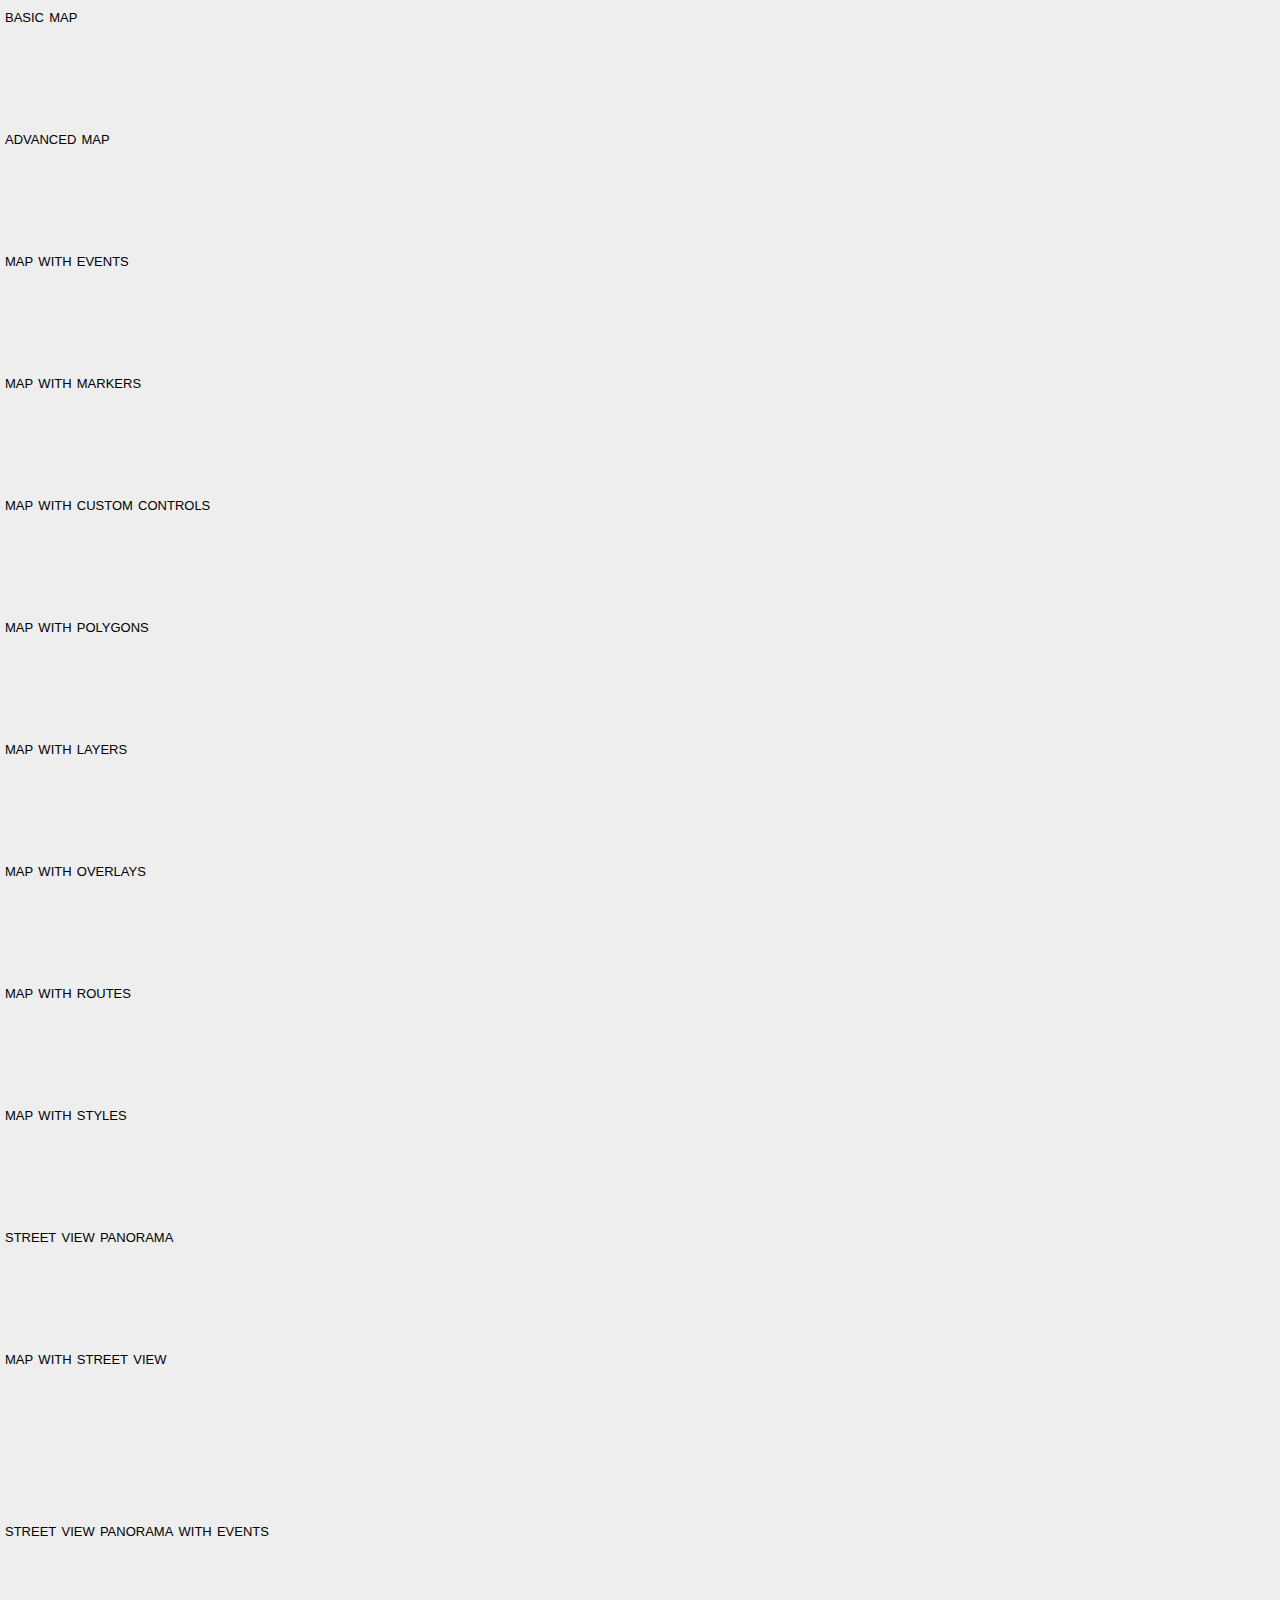
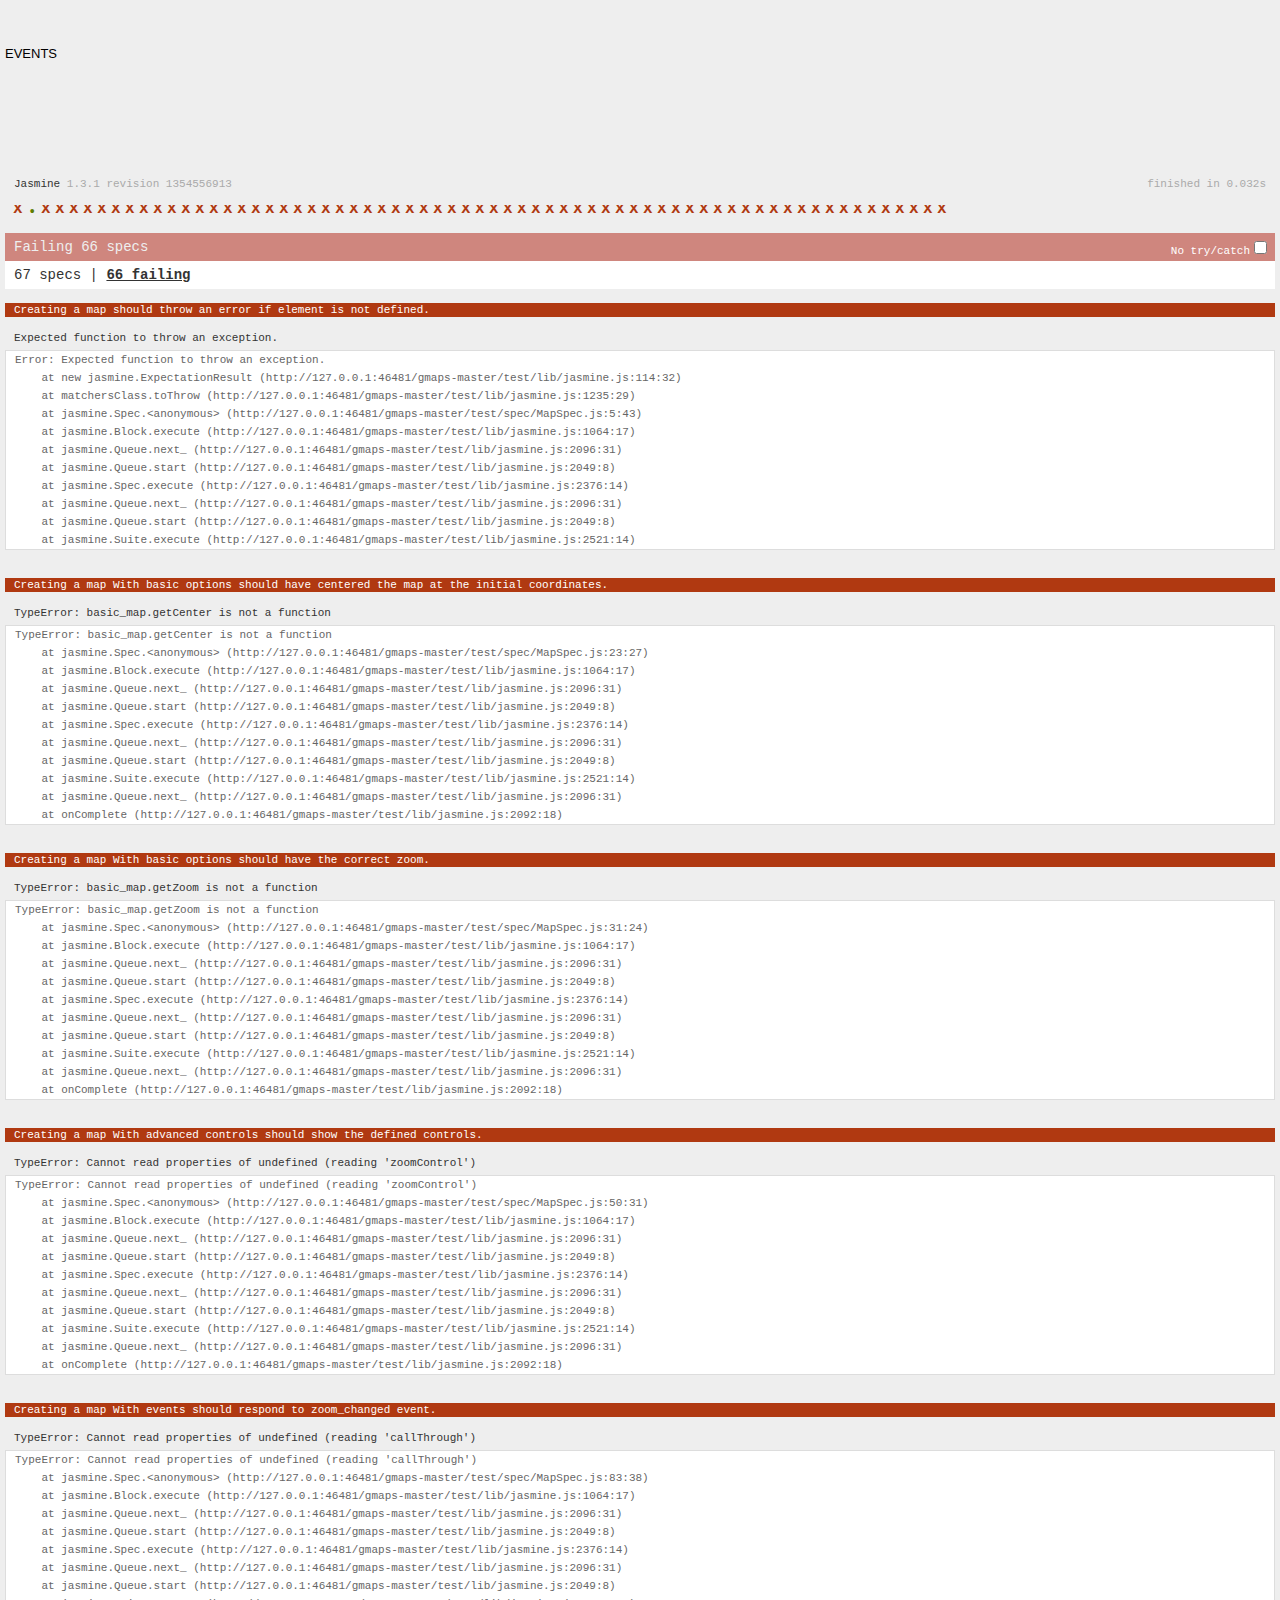
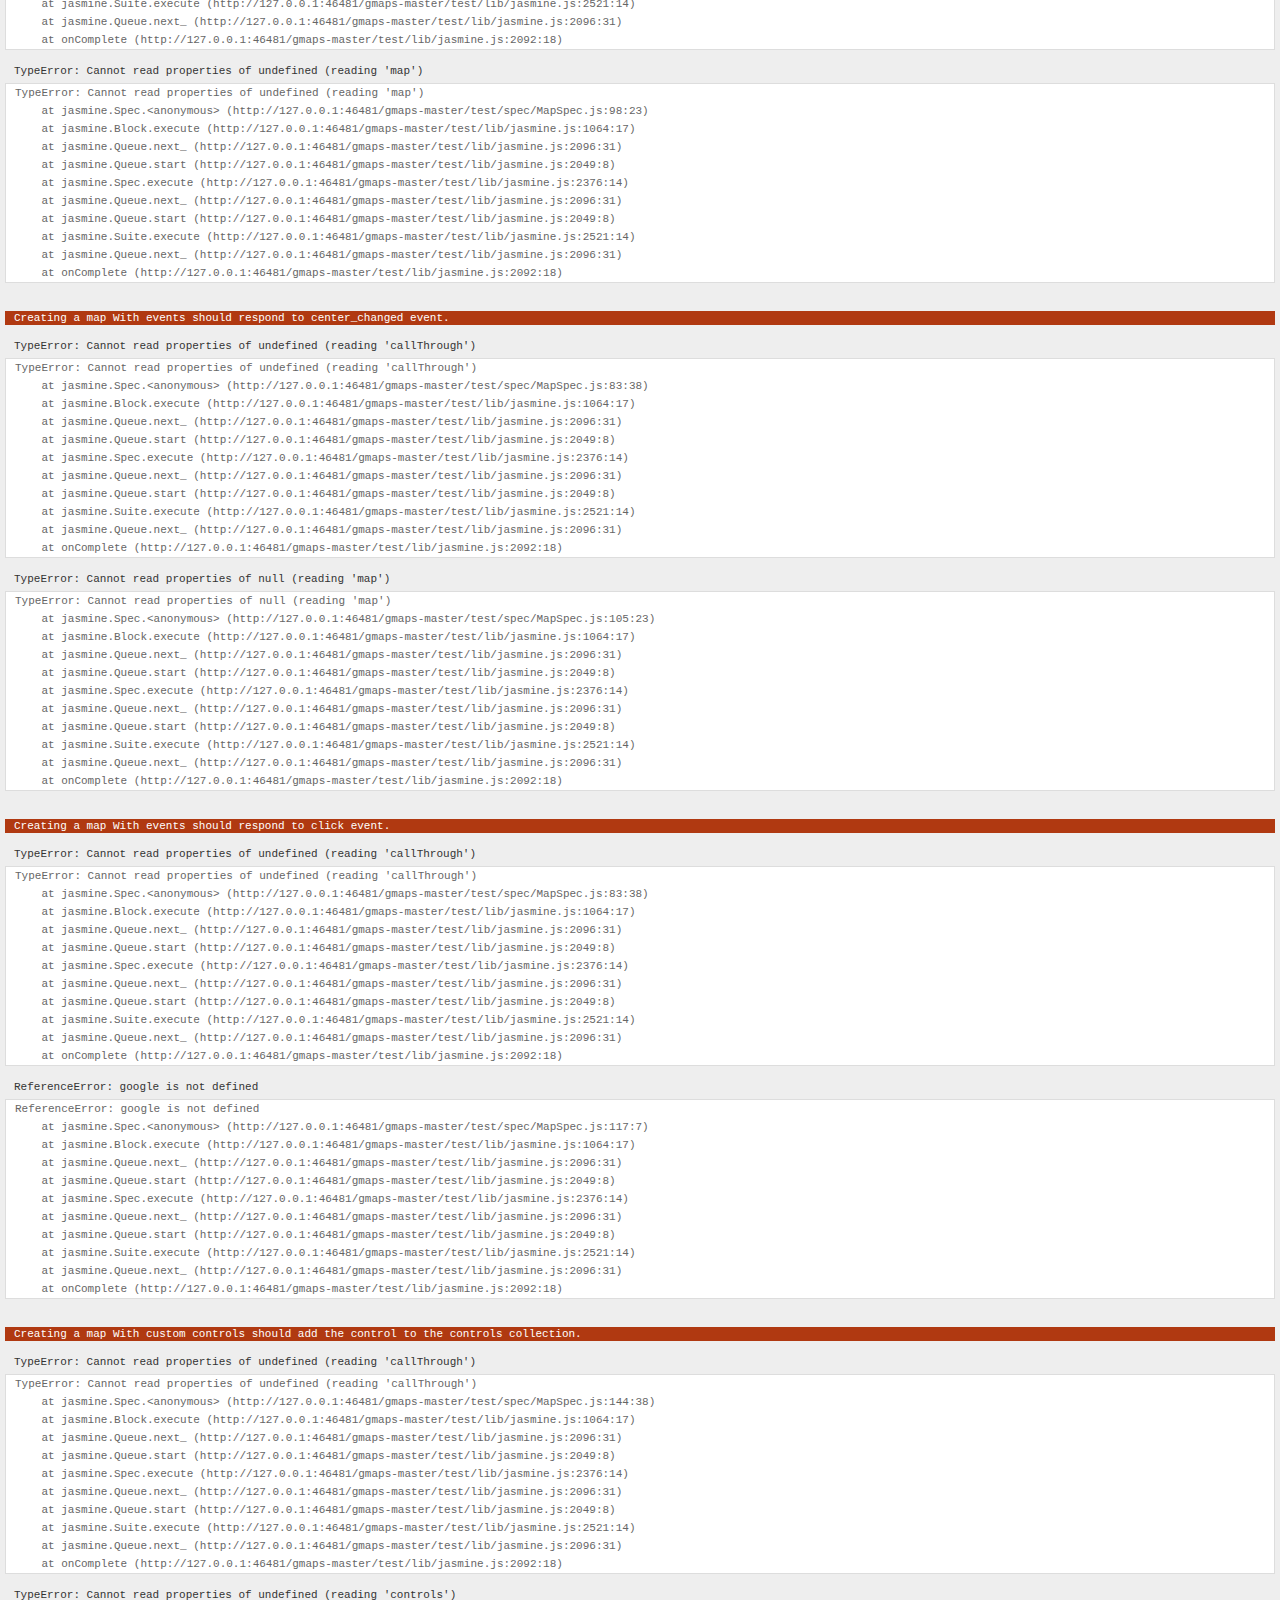
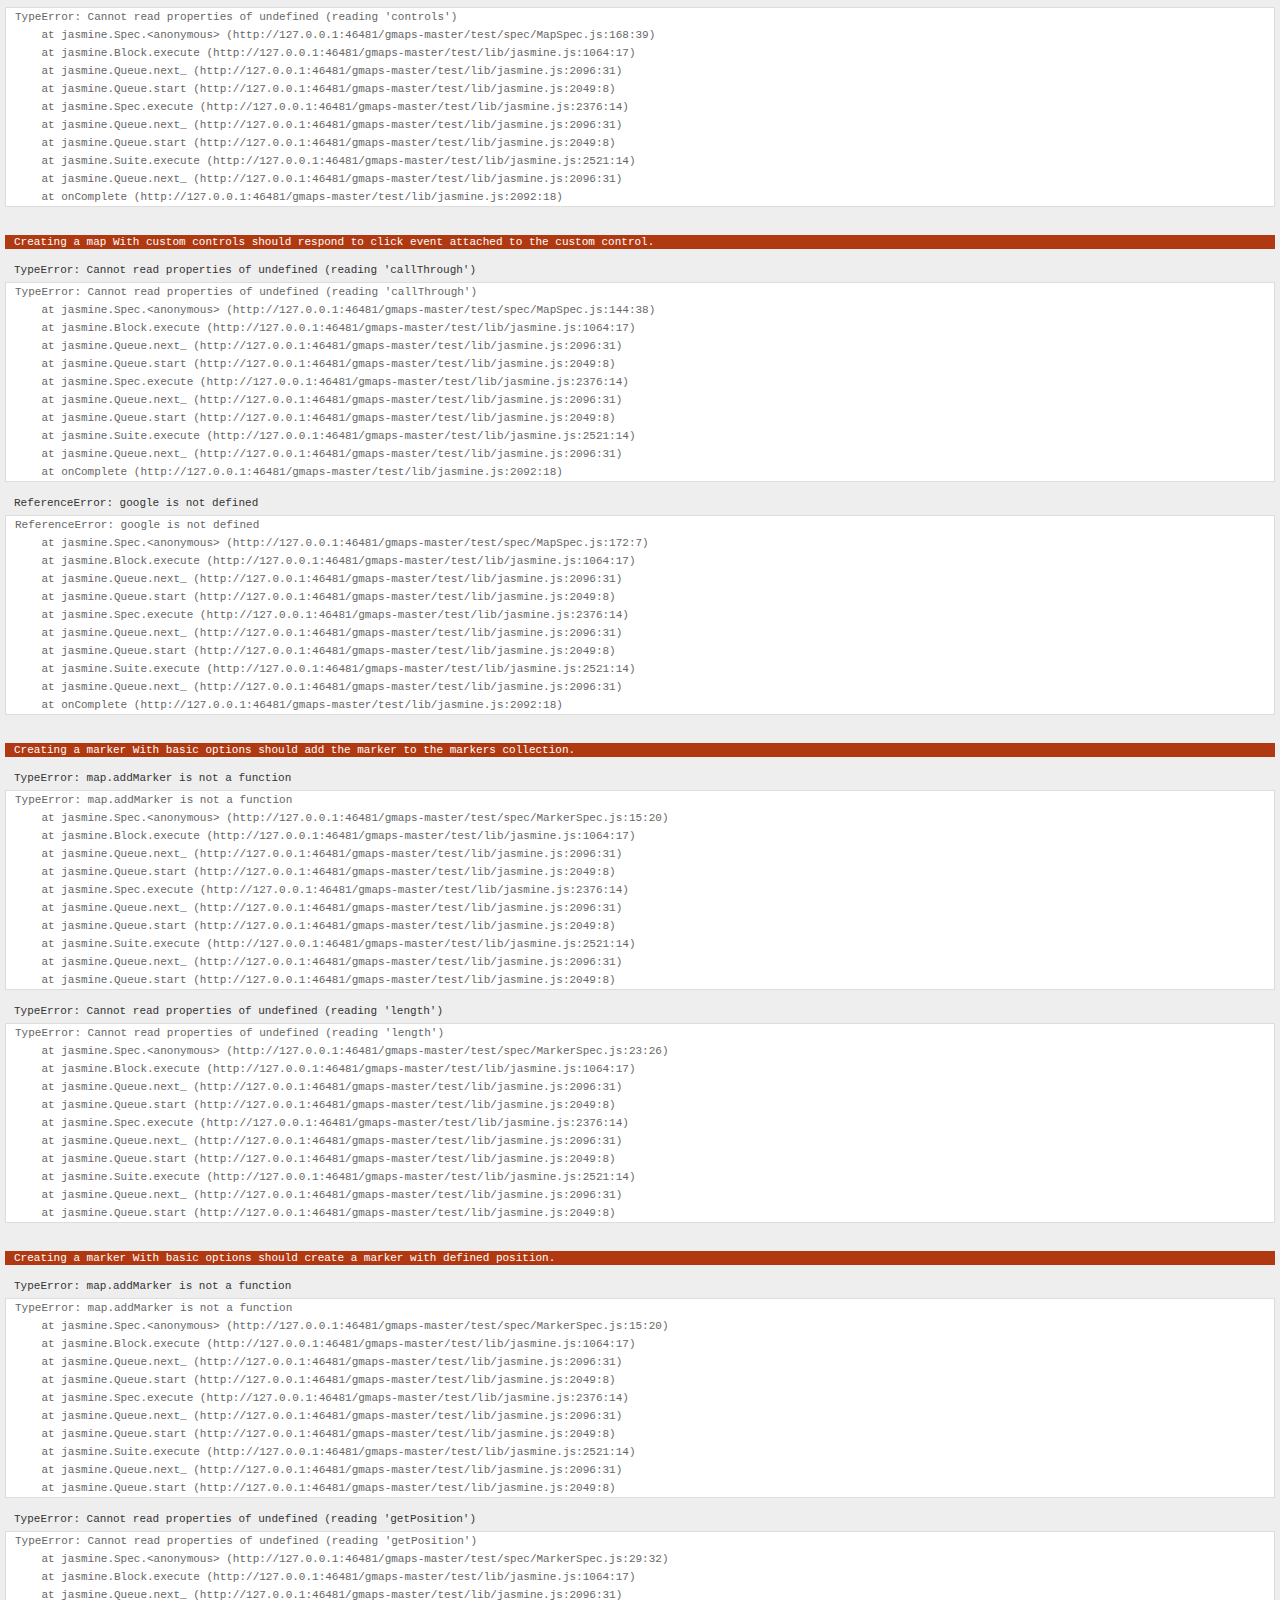
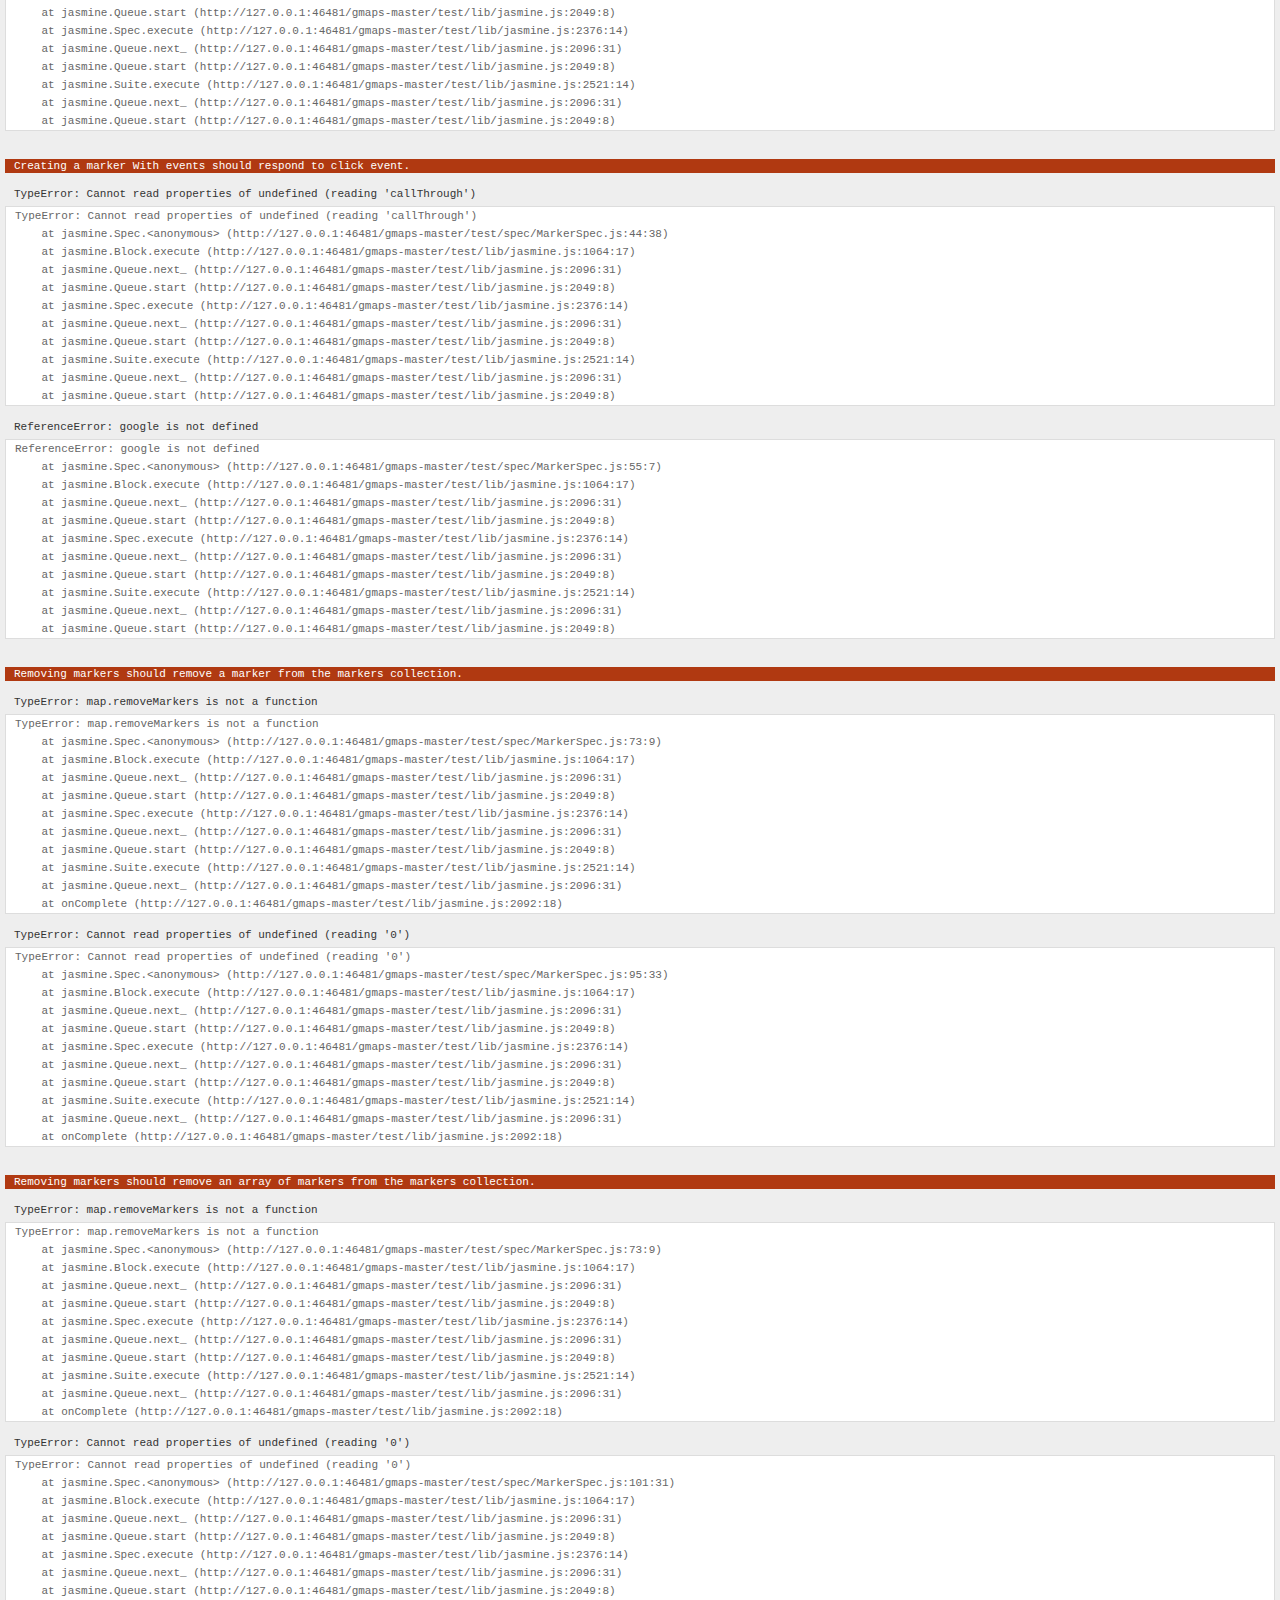
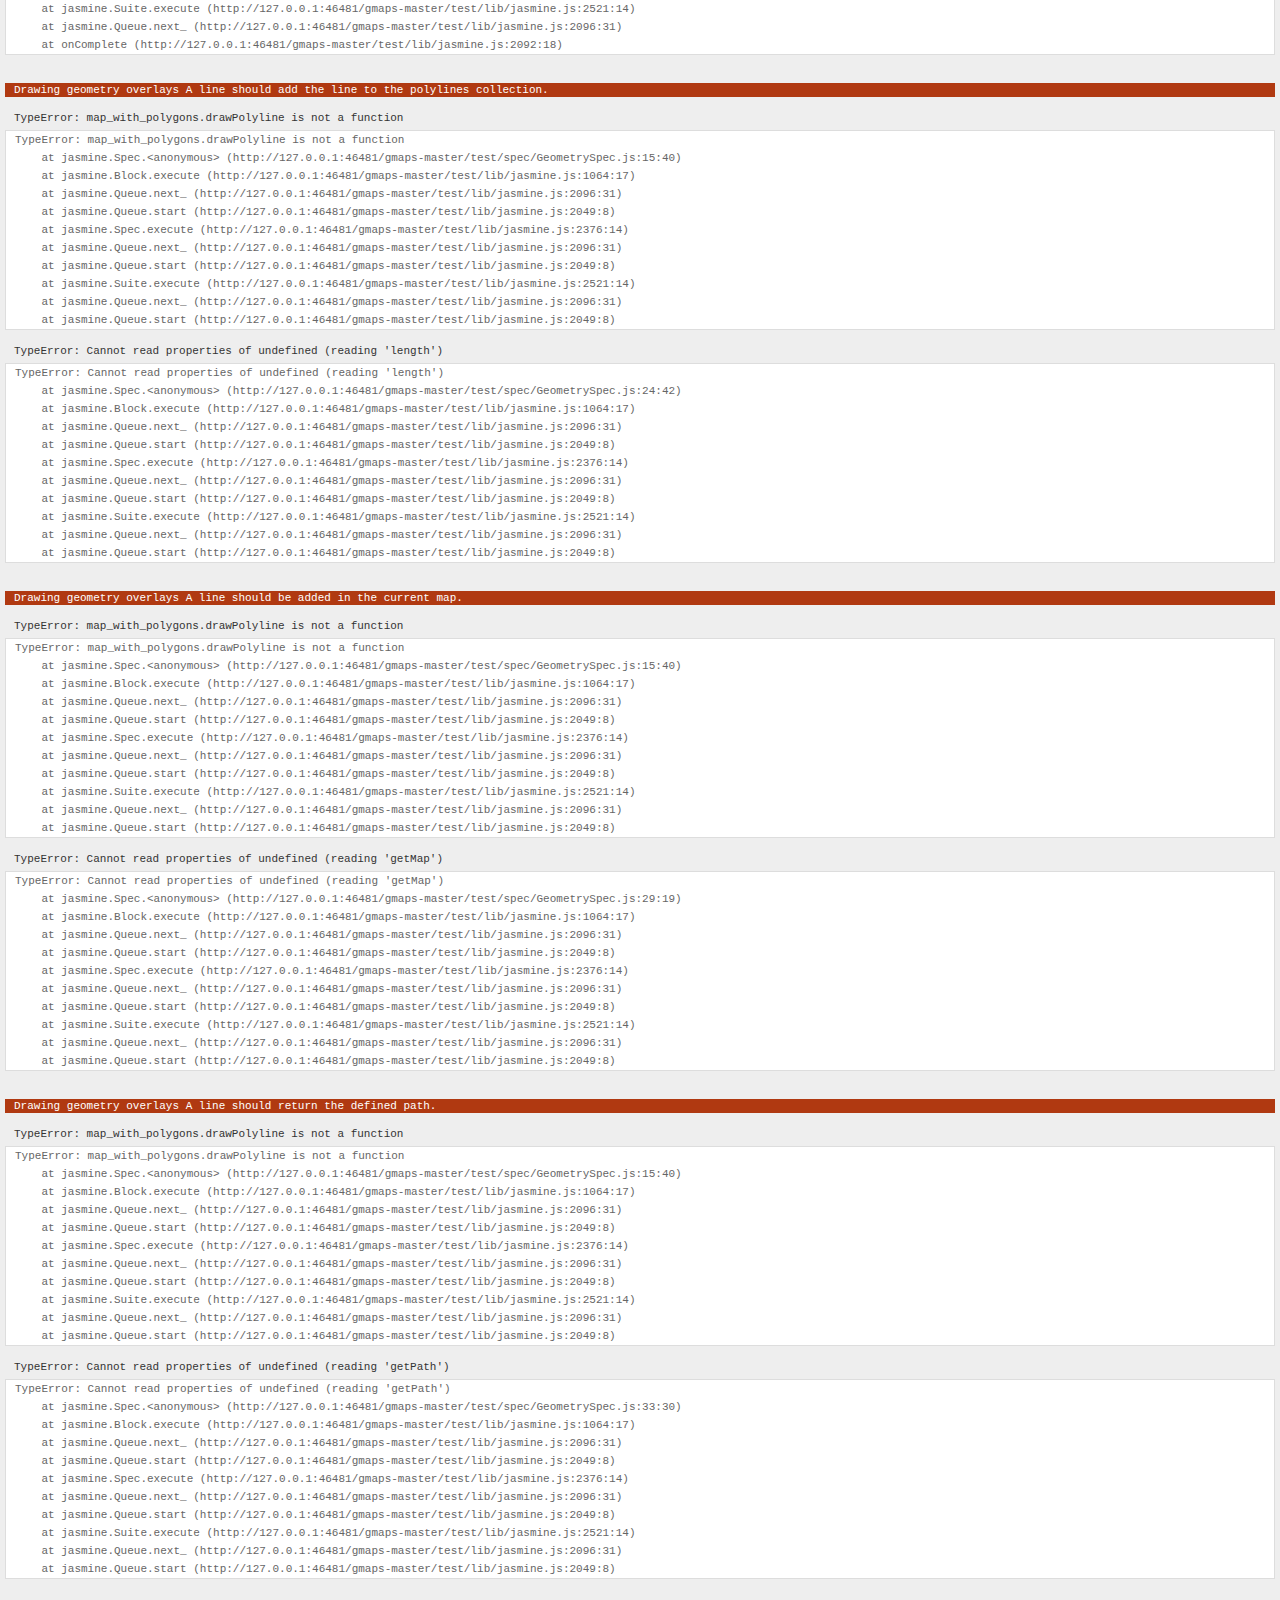
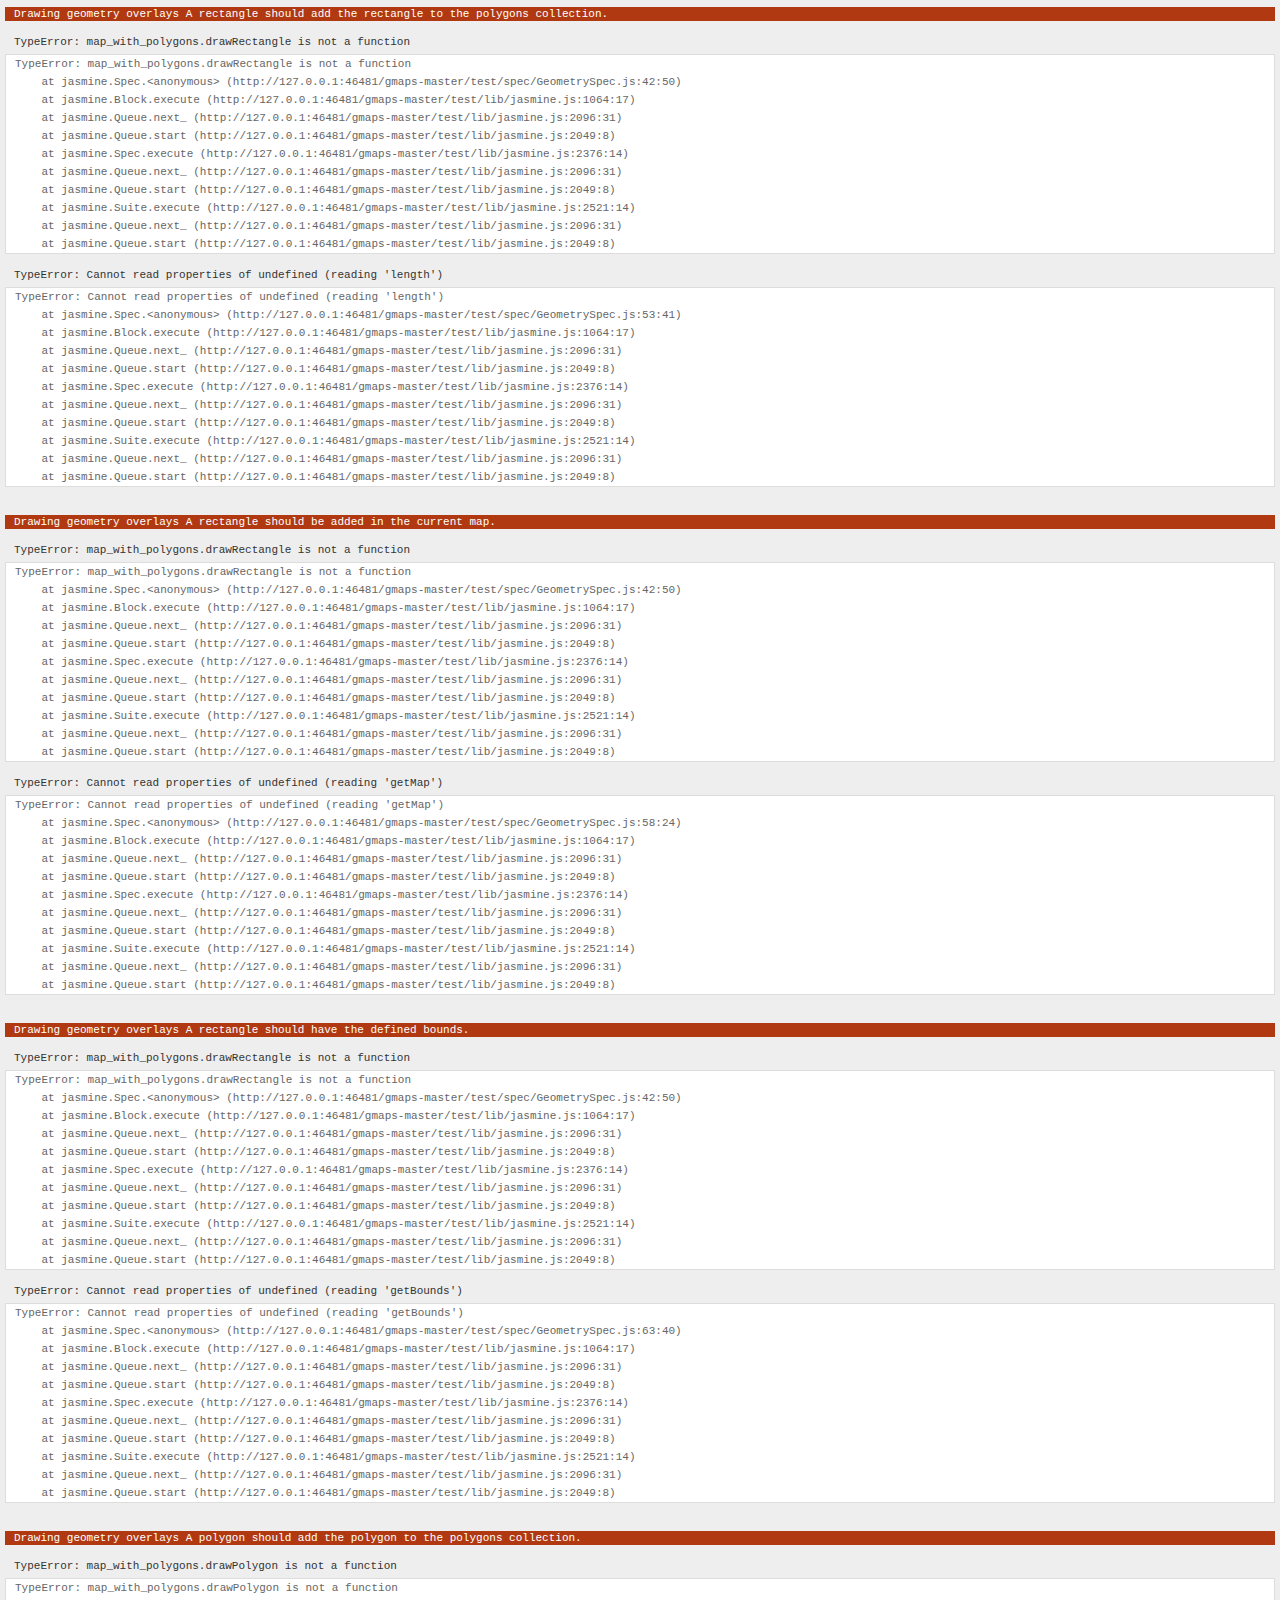
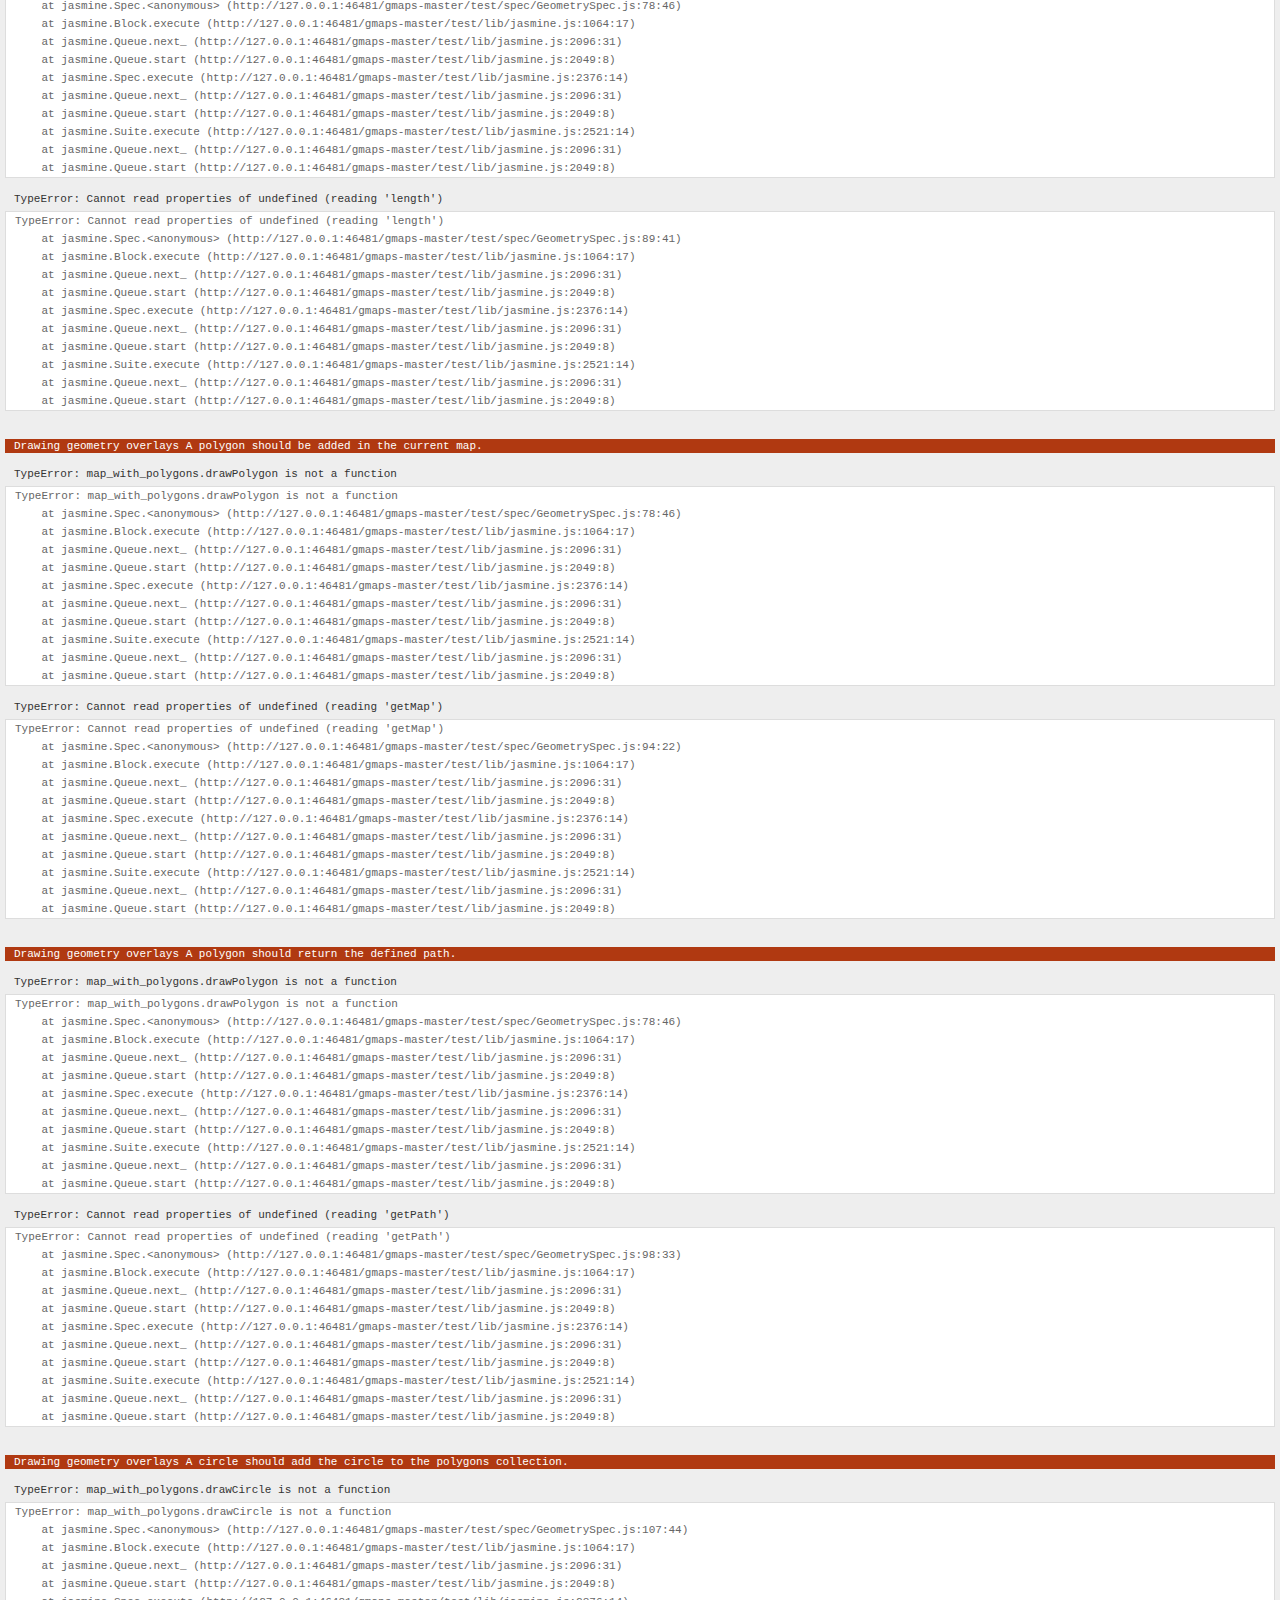
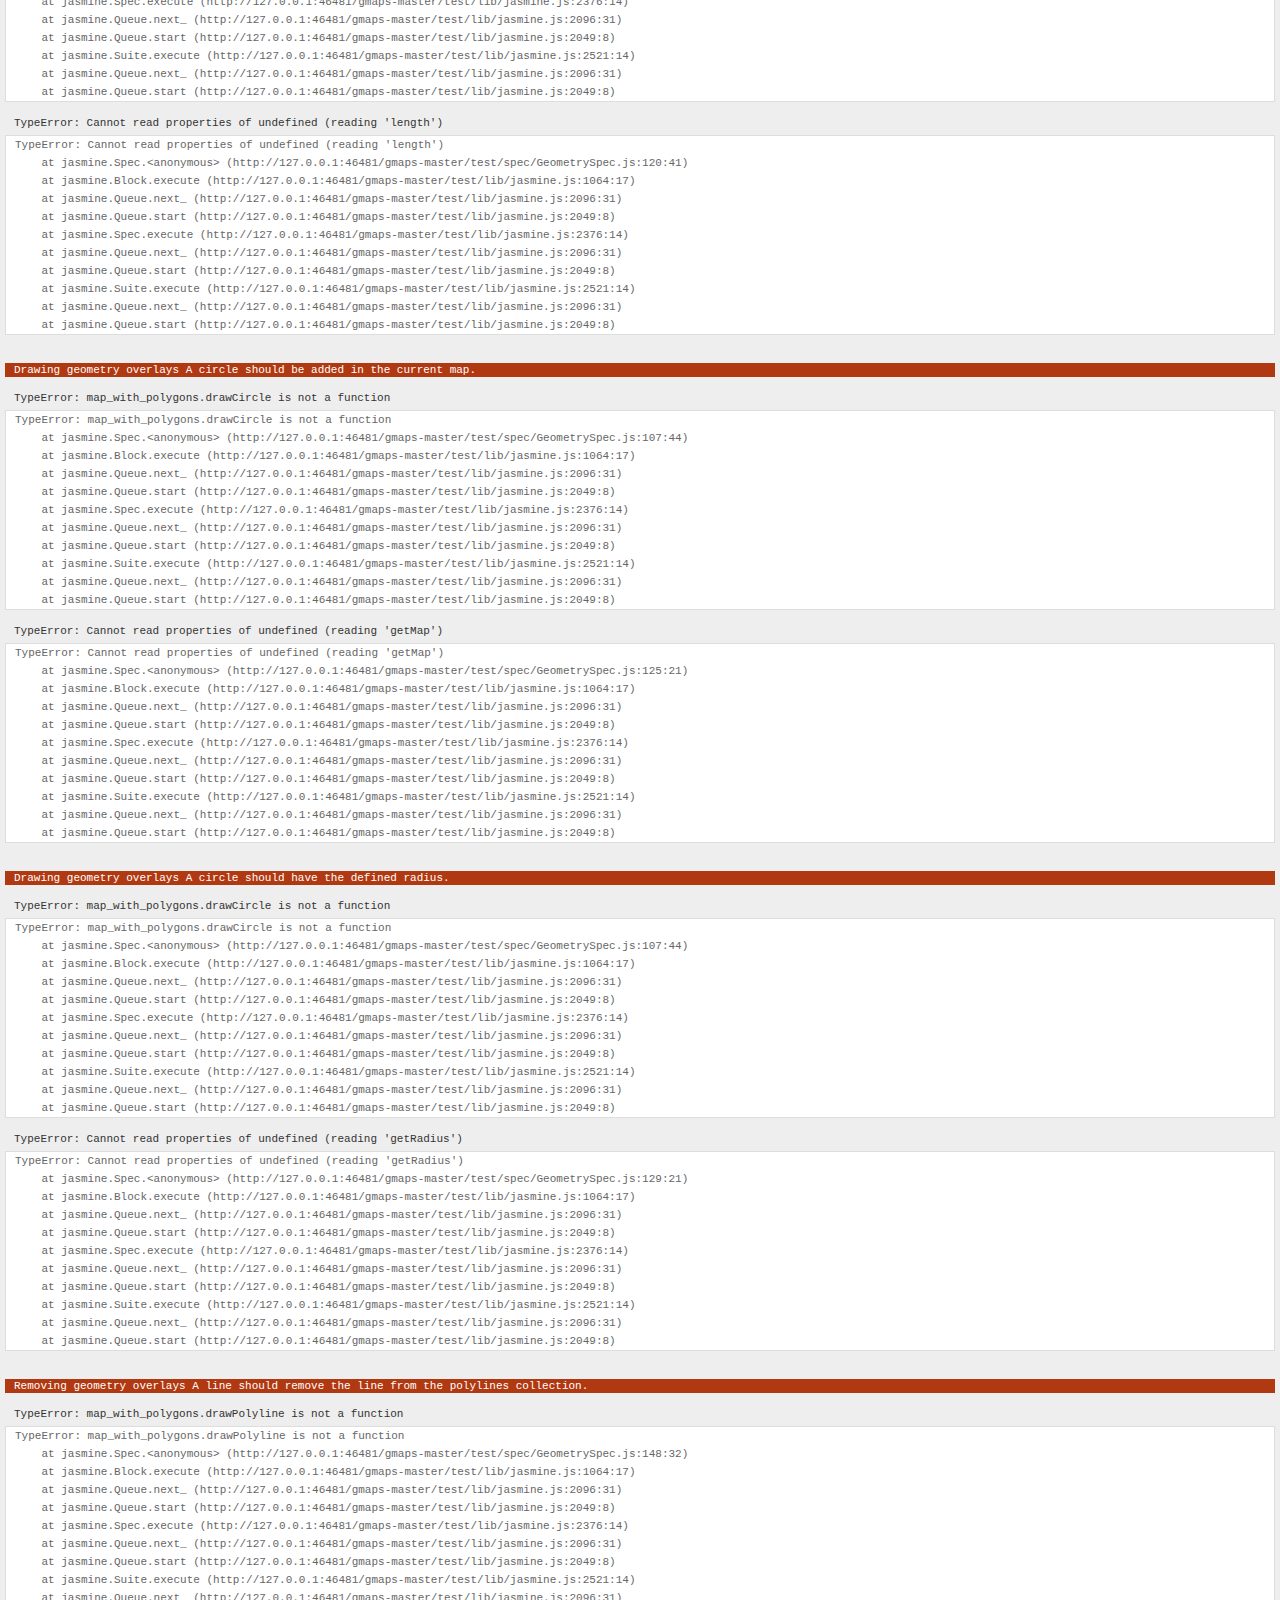
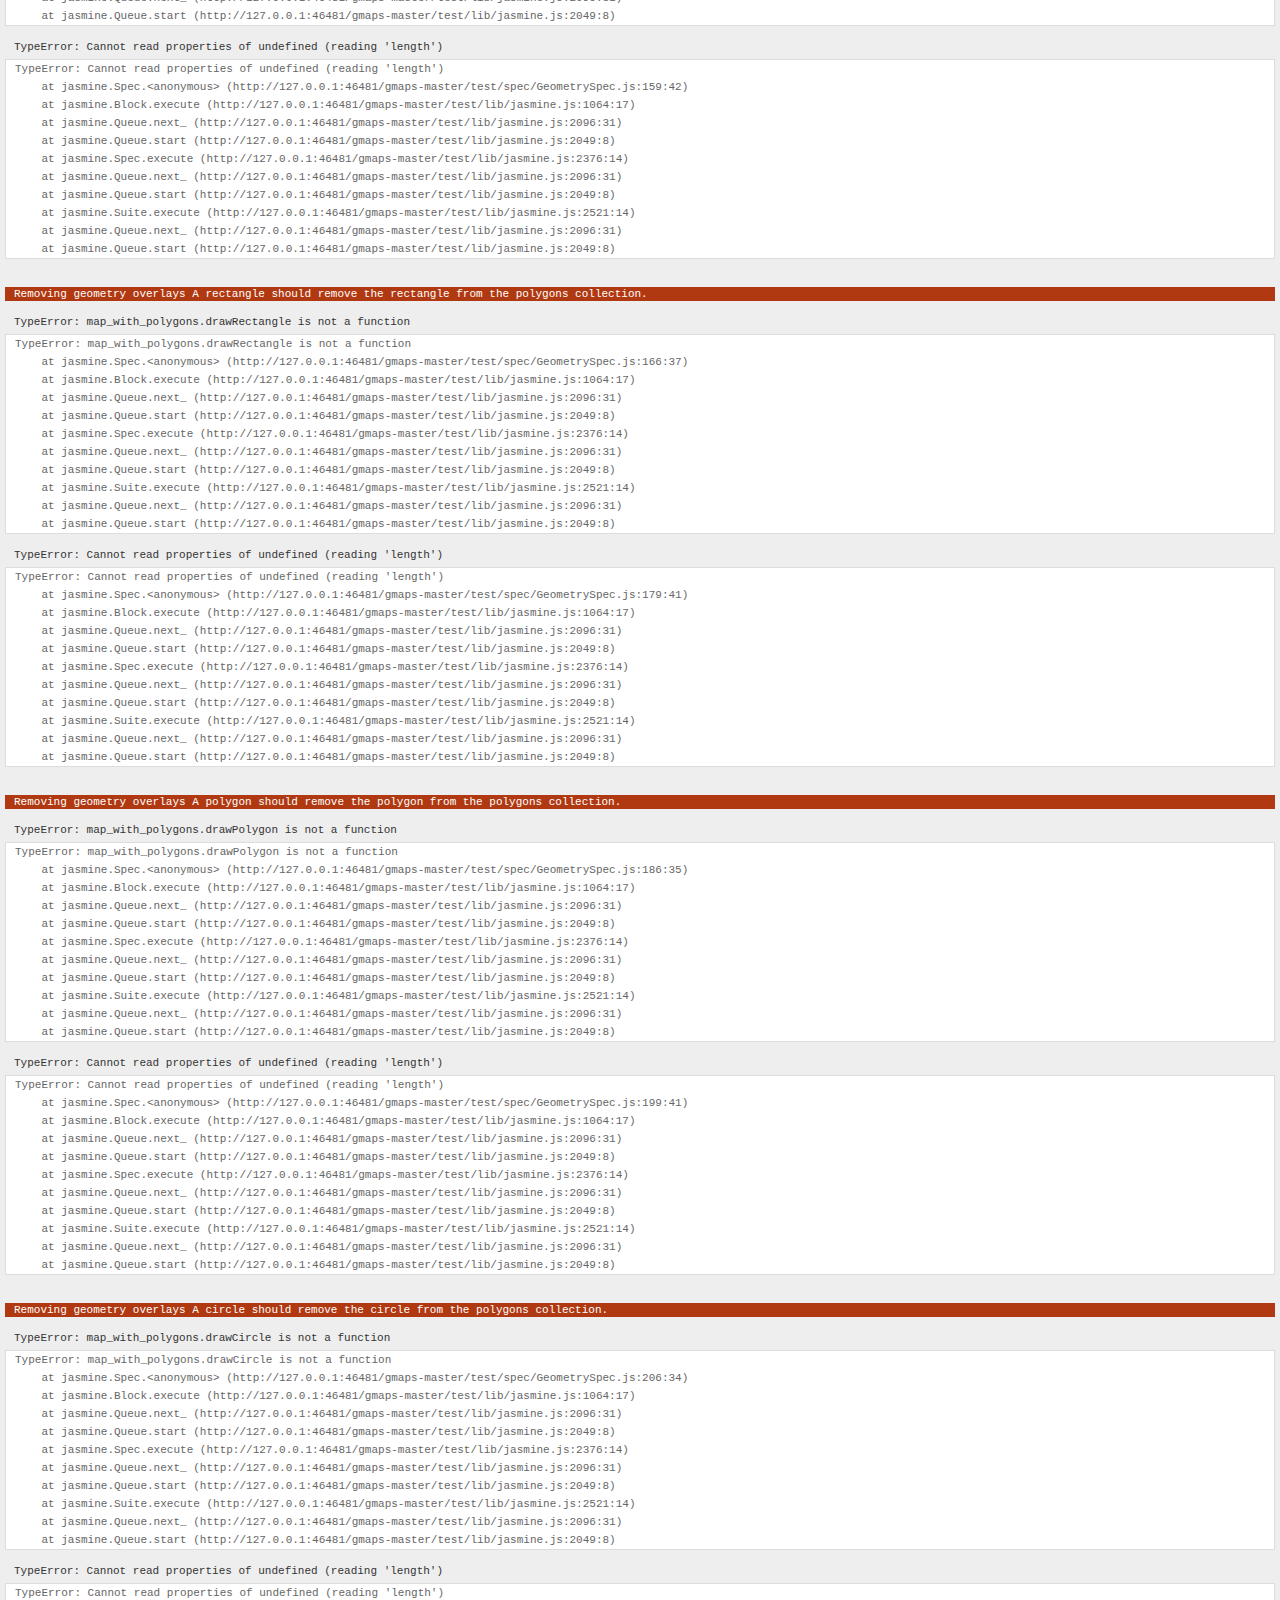
<file: gmaps-master/test/index.html>
<!DOCTYPE html>
<html>
<head>
  <title>gmaps.js test</title>
  <link rel="stylesheet" type="text/css" href="lib/jasmine.css" />
  <link rel="stylesheet" href="style.css" />
  <script type="text/javascript" src="lib/jasmine.js"></script>
  <script type="text/javascript" src="lib/jasmine-html.js"></script>

  <script type="text/javascript" src="http://maps.google.com/maps/api/js?sensor=true"></script>
  <script type="text/javascript" src="../gmaps.js"></script>

  <script type="text/javascript" src="spec/MapSpec.js"></script>
  <script type="text/javascript" src="spec/MarkerSpec.js"></script>
  <script type="text/javascript" src="spec/GeometrySpec.js"></script>
  <script type="text/javascript" src="spec/LayerSpec.js"></script>
  <script type="text/javascript" src="spec/OverlaySpec.js"></script>
  <script type="text/javascript" src="spec/RouteSpec.js"></script>
  <script type="text/javascript" src="spec/StyleSpec.js"></script>
  <script type="text/javascript" src="spec/StreetViewSpec.js"></script>
  <script type="text/javascript" src="spec/EventSpec.js"></script>
  <script type="text/javascript" src="spec/ControlSpec.js"></script>

  <script type="text/javascript">
    (function() {
      var jasmineEnv = jasmine.getEnv();
      jasmineEnv.updateInterval = 1000;

      var htmlReporter = new jasmine.HtmlReporter();

      jasmineEnv.addReporter(htmlReporter);

      jasmineEnv.specFilter = function(spec) {
        return htmlReporter.specFilter(spec);
      };

      var currentWindowOnload = window.onload;

      window.onload = function() {
        if (currentWindowOnload) {
          currentWindowOnload();
        }

        execJasmine();
      };

      function execJasmine() {
        jasmineEnv.execute();
      }
    })();
  </script>
</head>
<body>
  <h3>Basic map</h3>
  <div class="map" id="basic-map"></div>
  <h3>Advanced map</h3>
  <div class="map" id="advanced-map"></div>
  <h3>Map with events</h3>
  <div class="map" id="map-with-events"></div>
  <h3>Map with markers</h3>
  <div class="map" id="map-with-markers"></div>
  <h3>Map with custom controls</h3>
  <div class="map" id="map-with-custom-controls"></div>
  <h3>Map with polygons</h3>
  <div class="map" id="map-with-polygons"></div>
  <h3>Map with layers</h3>
  <div class="map" id="map-with-layers"></div>
  <h3>Map with overlays</h3>
  <div class="map" id="map-with-overlays"></div>
  <h3>Map with routes</h3>
  <div class="map" id="map-with-routes"></div>
  <h3>Map with styles</h3>
  <div class="map" id="map-with-styles"></div>
  <h3>Street View Panorama</h3>
  <div class="panorama" id="streetview-standalone-panorama"></div>
  <h3>Map with Street View</h3>
  <div class="with-columns">
    <div class="map" id="map-with-streetview"></div>
    <div class="panorama" id="streetview-panorama"></div>
  </div>
  <h3>Street View Panorama with events</h3>
  <div class="panorama" id="streetview-with-events"></div>
  <h3>Events</h3>
  <div class="map" id="events"></div>
</body>
</html>
</file>
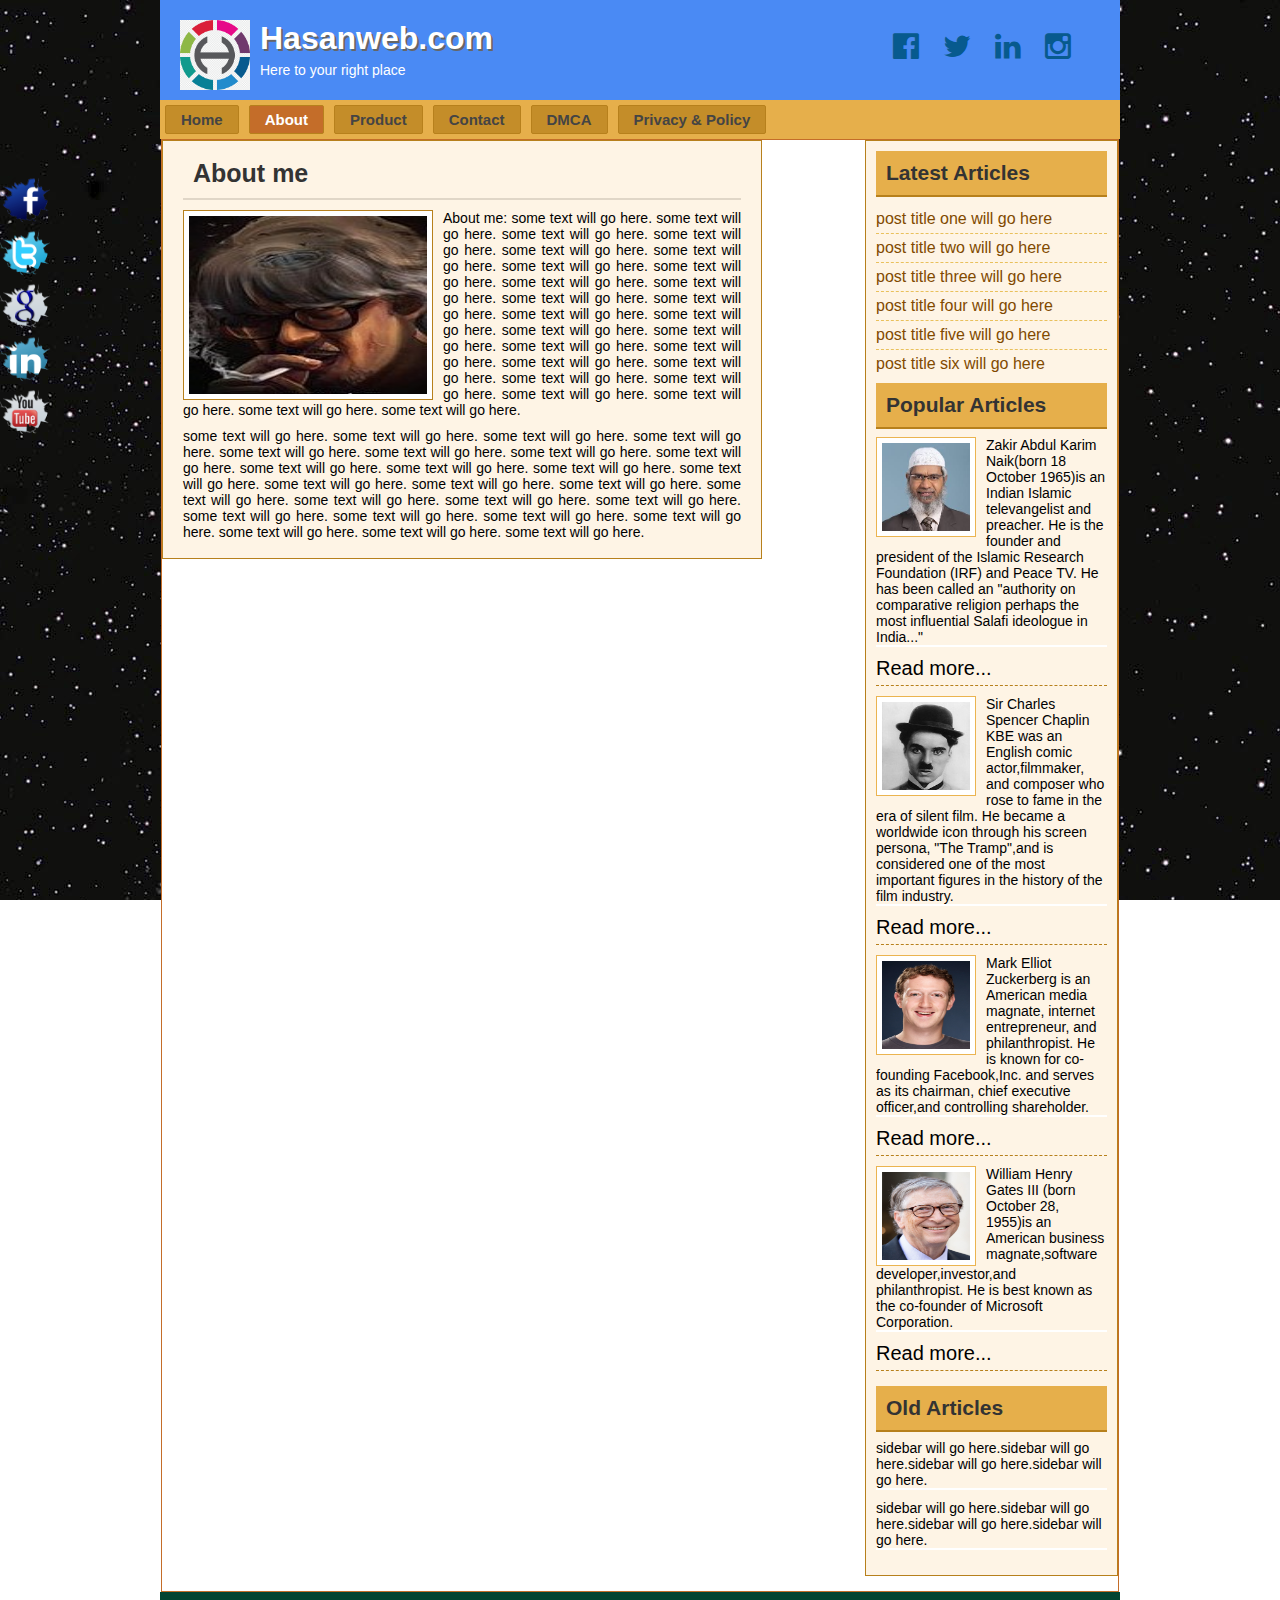
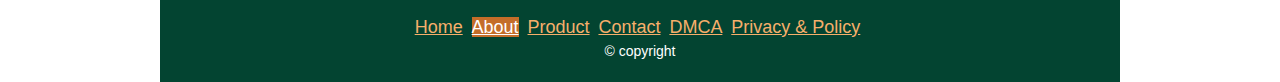
<file: about.html>
<!DOCTYPE html>
<html>

<head> 

<title>Basic website</title>

<link rel="stylesheet" href="style.css">
<link rel="stylesheet" href="font-awesome-4.5.0/css/font-awesome.css">

</head>


<body>

<div class="headersection templete clear">
<div class="logo">

<img src="images/social/logo1.png" alt="logo"/>

<h2>Hasanweb.com</h2>
<p>Here to your right place</p>

</div>
<div class="social">

 <a target="_blank" href="https://www.facebook.com/"><i class="fa fa-facebook-official" aria-hidden="true"></i></a>
<a target="_blank" href="https://twitter.com/"><i class="fa fa-twitter" aria-hidden="true"></i></a>
<a target="_blank" href="https://www.linkedin.com/"><i class="fa fa-linkedin" aria-hidden="true"></i></a>
<a target="_blank" href="https://www.instagram.com/"><i class="fa fa-instagram" aria-hidden="true"></i></a>
<a href="#"><i class="fa fa-google-plus-official" aria-hidden="true"></i></a>



</div>


</div>

<div class="navsection templete clear">

<ul>

<li><a href="index.html">Home</a></li>
<li><a id="active" href="about.html">About</a></li>
<li><a href="contact.html">Product</a>
<ul>

<li><a href="#">Product one</a></li>
<li><a href="#">Product two</a></li>
<li><a href="#">Product three</a></li>
<li><a href="#">Product four</a></li>
<li><a href="#">Product five</a></li>

</ul>


</li>
<li><a href="contact.html">Contact</a></li>
<li><a href="contact.html">DMCA</a></li>
<li><a href="#">Privacy & Policy</a></li>

</ul>

</div>



<div class="contentsection contemplete clear">

<div class="maincontent clear">

<div class="about">

<h2>About me</h2>

<img src="images/hj.jpeg" alt="my image"/>
<p>About me: some text will go here.
some text will go here.
some text will go here.
some text will go here.
some text will go here.
some text will go here.
some text will go here.
some text will go here.
some text will go here.
some text will go here.
some text will go here.
some text will go here.
some text will go here.
some text will go here.
some text will go here.
some text will go here.
some text will go here.
some text will go here.
some text will go here.
some text will go here.
some text will go here.
some text will go here.
some text will go here.
some text will go here.
some text will go here.
some text will go here.</p>
<p>some text will go here.
some text will go here.
some text will go here.
some text will go here.
some text will go here.
some text will go here.
some text will go here.
some text will go here.
some text will go here.
some text will go here.
some text will go here.
some text will go here.
some text will go here.
some text will go here.
some text will go here.
some text will go here.
some text will go here.
some text will go here.
some text will go here.
some text will go here.
some text will go here.
some text will go here.
some text will go here.
some text will go here.
some text will go here.
some text will go here.</p>


</div>

</div>
<div class="sidebar clear">
<div class="samesidebar clear">
<h2>Latest Articles</h2>
<ul>

<li><a href="#">post title one will go here</a></li>
<li><a href="#">post title two will go here</a></li>
<li><a href="#">post title three will go here</a></li>
<li><a href="#">post title four will go here</a></li>
<li><a href="#">post title five will go here</a></li>
<li><a href="#">post title six will go here</a></li>

</ul>
</div>
<div class="samesidebar clear">
<h2>Popular Articles</h2>
<div class="popular clear">
<img src="images/zakir.jpg" alt="post image"/>
<p>Zakir Abdul Karim Naik(born 18 October 1965)is an Indian Islamic televangelist and preacher.
He is the founder and president of the Islamic Research Foundation (IRF) and Peace TV. He has been called an
"authority on comparative religion perhaps the most influential Salafi ideologue in India..."</p>
<h3><a href="https://en.wikipedia.org/wiki/Zakir_Naik" target="blank">Read more...</a></h3>
</div>
<div class="popular clear">
<img src="images/lol.jpg" alt="post image"/>
<p>Sir Charles Spencer Chaplin KBE was an English comic actor,filmmaker,
 and composer who rose to fame in the era of silent film. 
 He became a worldwide icon through his screen persona, 
"The Tramp",and is considered one of the most important figures in the history of the film industry.</p>
<h3><a href="https://en.wikipedia.org/wiki/Charlie_Chaplin"target="blank">Read more...</a></h3>
</div>
<div class="popular clear">
<img src="images/16.jpg" alt="post image"/>
<p>Mark Elliot Zuckerberg is an American media magnate, 
internet entrepreneur, and philanthropist.
He is known for co-founding Facebook,Inc. 
and serves as its chairman, chief executive officer,and controlling shareholder.</p>
<h3><a href="https://en.wikipedia.org/wiki/Mark_Zuckerberg">Read more...</a></h3>
</div>
<div class="popular clear">
<img src="images/17.jpg" alt="post image"/>
<p>William Henry Gates III (born October 28, 1955)is an American business magnate,software developer,investor,and philanthropist.
He is best known as the co-founder of Microsoft Corporation.</p>
<h3><a href="https://en.wikipedia.org/wiki/Bill_Gates">Read more...</a></h3>
</div>
</div>
<div class="samesidebar clear">
<h2>Old Articles</h2>
<p>sidebar will go here.sidebar will go here.sidebar will go here.sidebar will go here.</p>
<p>sidebar will go here.sidebar will go here.sidebar will go here.sidebar will go here.</p>
</div>
</div>
</div>
</div>

<div class="footersection templete clear">
<div class="footermenu clear">

<ul>

<li><a href="index.html">Home</a></li>
<li><a id="active" href="about.html">About</a></li>
<li><a href="contact.html">Product</a></li>
<li><a href="contact.html">Contact</a></li>
<li><a href="contact.html">DMCA</a></li>
<li><a href="#">Privacy & Policy</a></li>

</ul>
</div>

<p>&copy; copyright</p>
</div>
<div class="fixedicon clear">

<a href="https://www.facebook.com/"><img src="images/18.png" alt="Facebook"/></a>
<a href="https://www.twitter.com"><img src="images/19.png" alt="Twitter"/></a>
<a href="https://www.google.com"><img src="images/20.png" alt="Google"/></a>
<a href="https://www.linkedin.com"><img src="images/21.png" alt="Linkedin"/></a>
<a href="https://www.youtube.com"><img src="images/22.png" alt="Youtube"/></a>
</div>
<script type="text/javascript" src="js/scroll.js"></script>
</body>

</html>
</file>
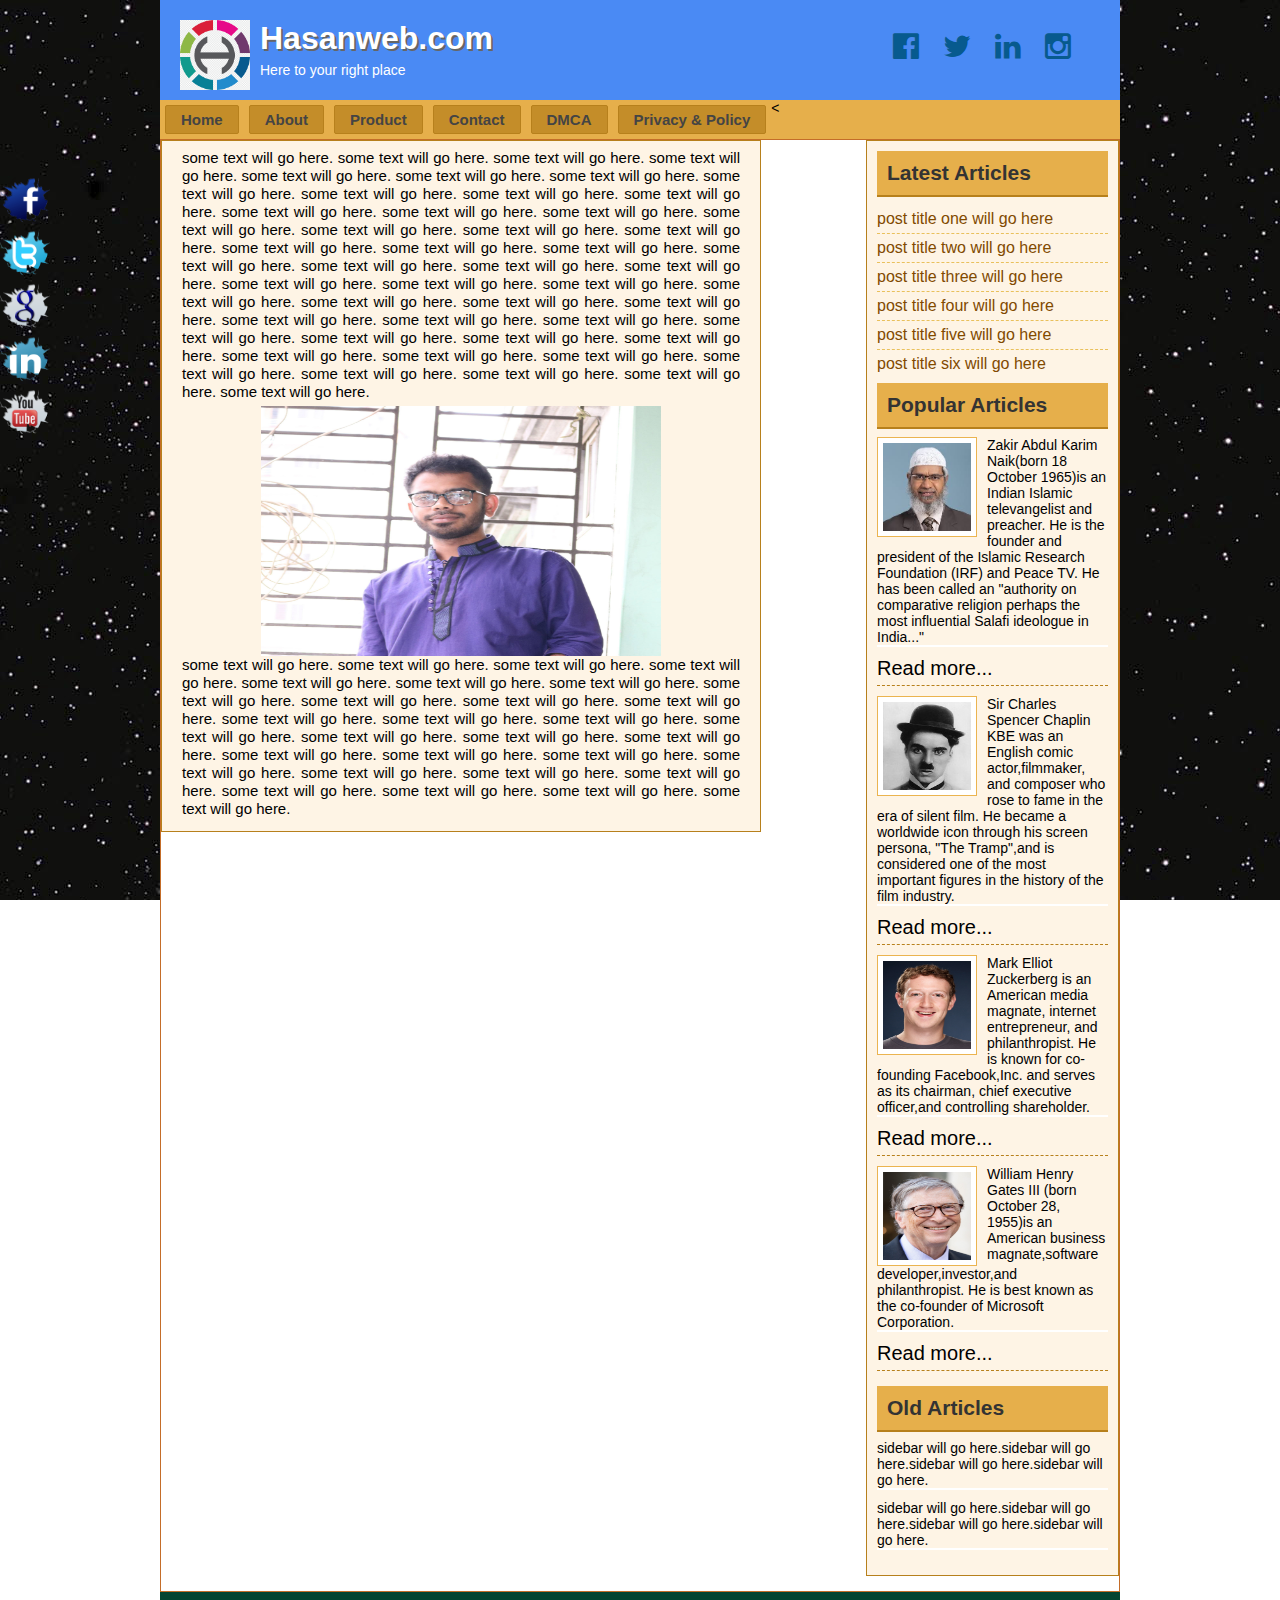
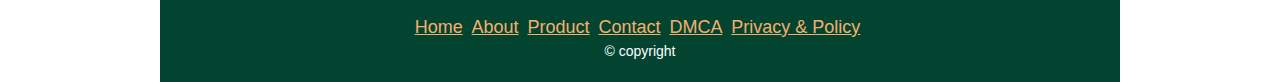
<file: item.html>
<!DOCTYPE html>
<html>

<head> 

<title>Basic website</title>

<link rel="stylesheet" href="style.css">
<link rel="stylesheet" href="font-awesome-4.5.0/css/font-awesome.css">

</head>


<body>

<div class="headersection templete clear">
<div class="logo">

<img src="images/social/logo1.png" alt="logo"/>

<h2>Hasanweb.com</h2>
<p>Here to your right place</p>

</div>
<div class="social">
<a target="_blank" href="https://www.facebook.com/"><i class="fa fa-facebook-official" aria-hidden="true"></i></a>
<a target="_blank" href="https://twitter.com/"><i class="fa fa-twitter" aria-hidden="true"></i></a>
<a target="_blank" href="https://www.linkedin.com/"><i class="fa fa-linkedin" aria-hidden="true"></i></a>
<a target="_blank" href="https://www.instagram.com/"><i class="fa fa-instagram" aria-hidden="true"></i></a>
<a href="#"><i class="fa fa-google-plus-official" aria-hidden="true"></i></a>



</div>


</div>

<div class="navsection templete clear">

<ul>

<<li><a href="#">Home</a></li>
<li><a href="#">About</a></li>
<li><a href="#">Product</a></li>
<li><a href="#">Contact</a></li>
<li><a href="#">DMCA</a></li>
<li><a href="#">Privacy & Policy</a></li>
</ul>

</div>



<div class="contentsection templete clear">

<div class="maincontent clear myitem">


<p>
some text will go here.
some text will go here.
some text will go here.
some text will go here.
some text will go here.
some text will go here.
some text will go here.
some text will go here.
some text will go here.
some text will go here.
some text will go here.
some text will go here.
some text will go here.
some text will go here.
some text will go here.
some text will go here.
some text will go here.
some text will go here.
some text will go here.
some text will go here.
some text will go here.
some text will go here.
some text will go here.
some text will go here.
some text will go here.
some text will go here.
some text will go here.
some text will go here.
some text will go here.
some text will go here.
some text will go here.
some text will go here.
some text will go here.
some text will go here.
some text will go here.
some text will go here.
some text will go here.
some text will go here.
some text will go here.
some text will go here.
some text will go here.
some text will go here.
some text will go here.
some text will go here.
some text will go here.
some text will go here.
some text will go here.
</p>

<div class="items">

<img src="images/hs.jpg" alt="one image"/>
<div class="shadow">
<div class="ourtext">
<h2>Programmer</h2>
<p>Expert in web developing</p>
</div>
</div>
</div>
<p>
some text will go here.
some text will go here.
some text will go here.
some text will go here.
some text will go here.
some text will go here.
some text will go here.
some text will go here.
some text will go here.
some text will go here.
some text will go here.
some text will go here.
some text will go here.
some text will go here.
some text will go here.
some text will go here.
some text will go here.
some text will go here.
some text will go here.
some text will go here.
some text will go here.
some text will go here.
some text will go here.
some text will go here.
some text will go here.
some text will go here.
some text will go here.
some text will go here.
some text will go here.</p>
</div>
<div class="sidebar clear">
<div class="samesidebar clear">
<h2>Latest Articles</h2>
<ul>

<li><a href="#">post title one will go here</a></li>
<li><a href="#">post title two will go here</a></li>
<li><a href="#">post title three will go here</a></li>
<li><a href="#">post title four will go here</a></li>
<li><a href="#">post title five will go here</a></li>
<li><a href="#">post title six will go here</a></li>

</ul>
</div>
<div class="samesidebar clear">
<h2>Popular Articles</h2>
<div class="popular clear">
<img src="images/zakir.jpg" alt="post image"/>
<p>Zakir Abdul Karim Naik(born 18 October 1965)is an Indian Islamic televangelist and preacher.
He is the founder and president of the Islamic Research Foundation (IRF) and Peace TV. He has been called an
"authority on comparative religion perhaps the most influential Salafi ideologue in India..."</p>
<h3><a href="https://en.wikipedia.org/wiki/Zakir_Naik" target="blank">Read more...</a></h3>
</div>
<div class="popular clear">
<img src="images/lol.jpg" alt="post image"/>
<p>Sir Charles Spencer Chaplin KBE was an English comic actor,filmmaker,
 and composer who rose to fame in the era of silent film. 
 He became a worldwide icon through his screen persona, 
"The Tramp",and is considered one of the most important figures in the history of the film industry.</p>
<h3><a href="https://en.wikipedia.org/wiki/Charlie_Chaplin"target="blank">Read more...</a></h3>
</div>
<div class="popular clear">
<img src="images/16.jpg" alt="post image"/>
<p>Mark Elliot Zuckerberg is an American media magnate, 
internet entrepreneur, and philanthropist.
He is known for co-founding Facebook,Inc. 
and serves as its chairman, chief executive officer,and controlling shareholder.</p>
<h3><a href="https://en.wikipedia.org/wiki/Mark_Zuckerberg">Read more...</a></h3>
</div>
<div class="popular clear">
<img src="images/17.jpg" alt="post image"/>
<p>William Henry Gates III (born October 28, 1955)is an American business magnate,software developer,investor,and philanthropist.
He is best known as the co-founder of Microsoft Corporation.</p>
<h3><a href="https://en.wikipedia.org/wiki/Bill_Gates">Read more...</a></h3>
</div>
</div>
<div class="samesidebar clear">
<h2>Old Articles</h2>
<p>sidebar will go here.sidebar will go here.sidebar will go here.sidebar will go here.</p>
<p>sidebar will go here.sidebar will go here.sidebar will go here.sidebar will go here.</p>
</div>
</div>
</div>
</div>

<div class="footersection templete clear">
<div class="footermenu clear">

<ul>
<li><a href="#">Home</a></li>
<li><a href="#">About</a></li>
<li><a href="#">Product</a></li>
<li><a href="#">Contact</a></li>
<li><a href="#">DMCA</a></li>
<li><a href="#">Privacy & Policy</a></li>

</ul>


</div>

<p>&copy; copyright</p>
</div>
<div class="fixedicon clear">

<a href="https://www.facebook.com/"><img src="images/18.png" alt="Facebook"/></a>
<a href="https://www.twitter.com"><img src="images/19.png" alt="Twitter"/></a>
<a href="https://www.google.com"><img src="images/20.png" alt="Google"/></a>
<a href="https://www.linkedin.com"><img src="images/21.png" alt="Linkedin"/></a>
<a href="https://www.youtube.com"><img src="images/22.png" alt="Youtube"/></a>
</div>
<script type="text/javascript" src="js/scroll.js"></script>
</body>

</html>
</file>
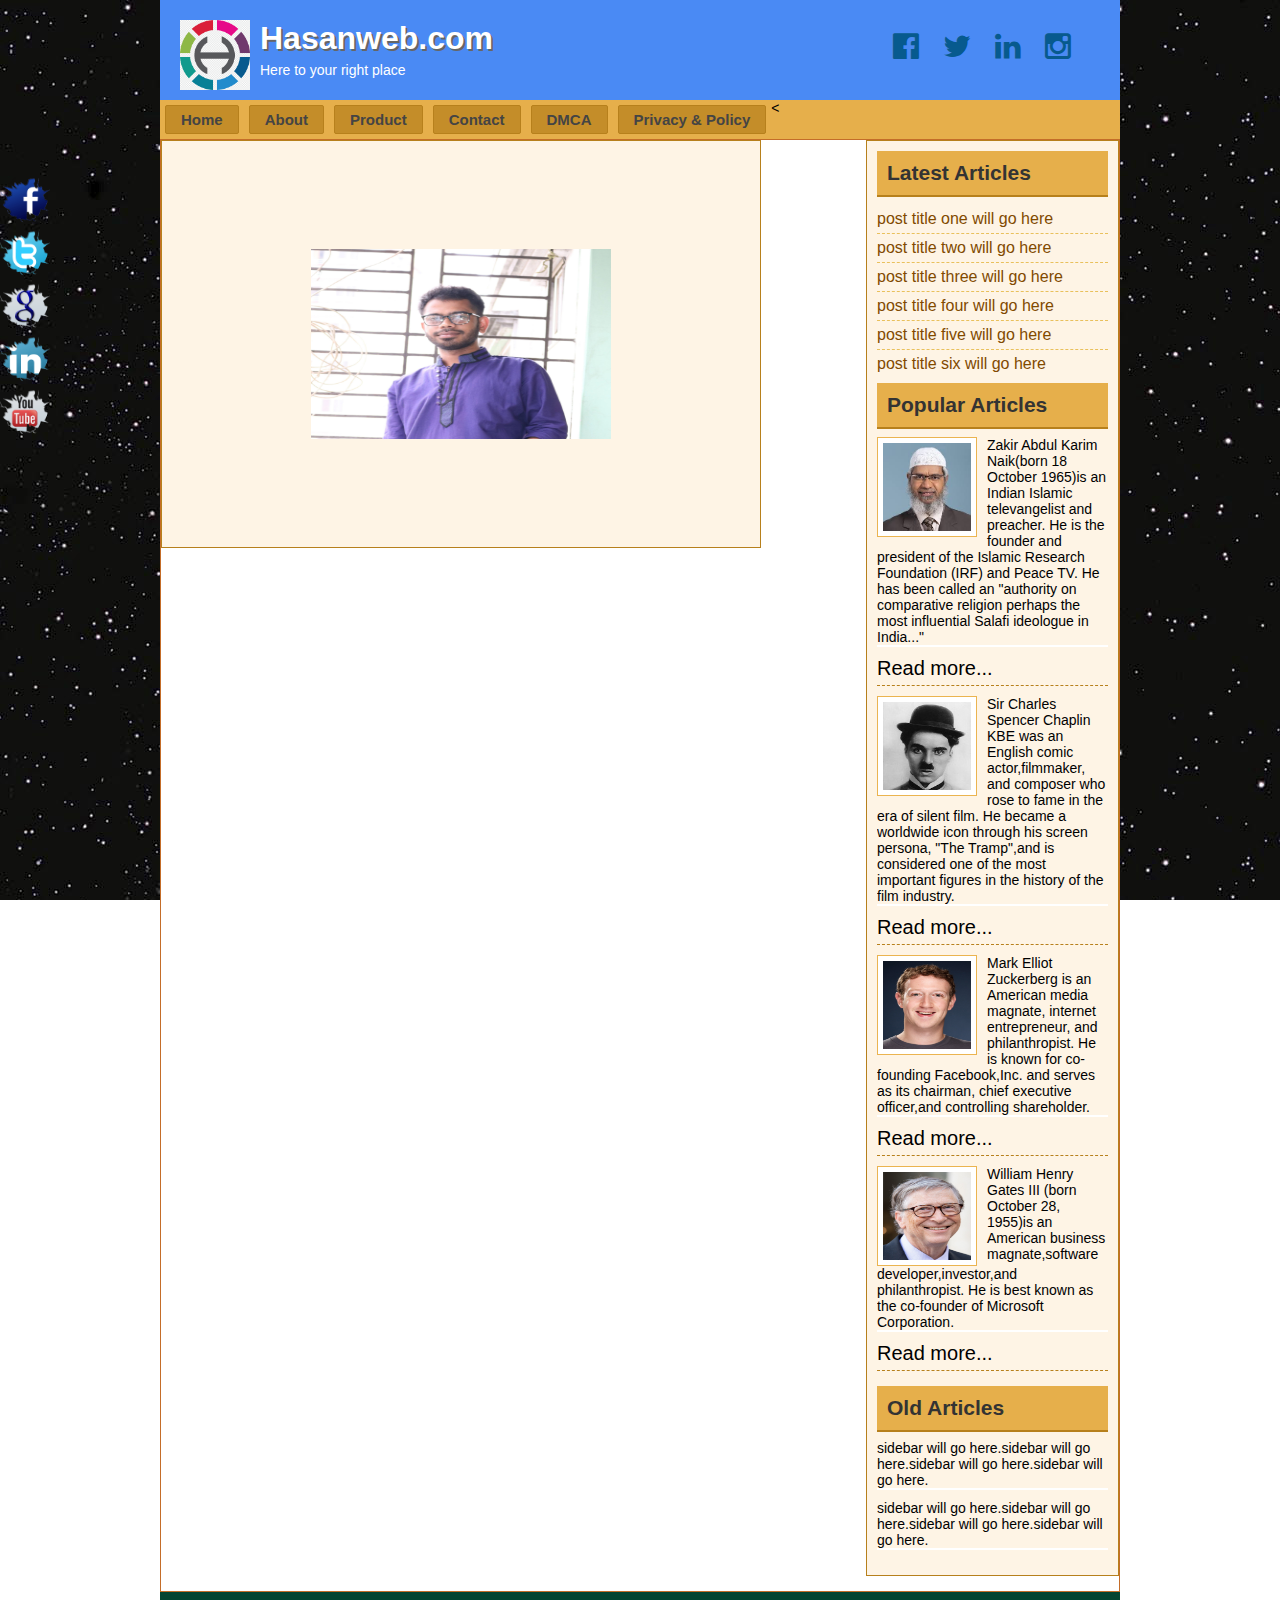
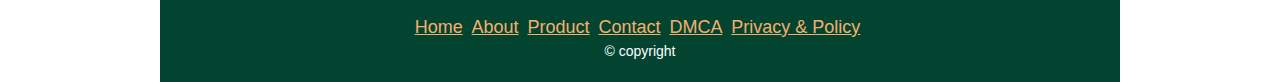
<file: itemtwo.html>
<!DOCTYPE html>
<html>

<head> 

<title>Basic website</title>

<link rel="stylesheet" href="style.css">
<link rel="stylesheet" href="font-awesome-4.5.0/css/font-awesome.css">

</head>


<body>

<div class="headersection templete clear">
<div class="logo">

<img src="images/social/logo1.png" alt="logo"/>

<h2>Hasanweb.com</h2>
<p>Here to your right place</p>

</div>
<div class="social">
<a target="_blank" href="https://www.facebook.com/"><i class="fa fa-facebook-official" aria-hidden="true"></i></a>
<a target="_blank" href="https://twitter.com/"><i class="fa fa-twitter" aria-hidden="true"></i></a>
<a target="_blank" href="https://www.linkedin.com/"><i class="fa fa-linkedin" aria-hidden="true"></i></a>
<a target="_blank" href="https://www.instagram.com/"><i class="fa fa-instagram" aria-hidden="true"></i></a>
<a href="#"><i class="fa fa-google-plus-official" aria-hidden="true"></i></a>



</div>


</div>

<div class="navsection templete clear">

<ul>

<<li><a href="#">Home</a></li>
<li><a href="#">About</a></li>
<li><a href="#">Product</a></li>
<li><a href="#">Contact</a></li>
<li><a href="#">DMCA</a></li>
<li><a href="#">Privacy & Policy</a></li>
</ul>

</div>



<div class="contentsection templete clear">

<div class="maincontent clear myitem">
<div class="photo">

<img src="images/hs.jpg" alt="one image"/>

</div>
</div>
<div class="sidebar clear">
<div class="samesidebar clear">
<h2>Latest Articles</h2>
<ul>

<li><a href="#">post title one will go here</a></li>
<li><a href="#">post title two will go here</a></li>
<li><a href="#">post title three will go here</a></li>
<li><a href="#">post title four will go here</a></li>
<li><a href="#">post title five will go here</a></li>
<li><a href="#">post title six will go here</a></li>

</ul>
</div>
<div class="samesidebar clear">
<h2>Popular Articles</h2>
<div class="popular clear">
<img src="images/zakir.jpg" alt="post image"/>
<p>Zakir Abdul Karim Naik(born 18 October 1965)is an Indian Islamic televangelist and preacher.
He is the founder and president of the Islamic Research Foundation (IRF) and Peace TV. He has been called an
"authority on comparative religion perhaps the most influential Salafi ideologue in India..."</p>
<h3><a href="https://en.wikipedia.org/wiki/Zakir_Naik" target="blank">Read more...</a></h3>
</div>
<div class="popular clear">
<img src="images/lol.jpg" alt="post image"/>
<p>Sir Charles Spencer Chaplin KBE was an English comic actor,filmmaker,
 and composer who rose to fame in the era of silent film. 
 He became a worldwide icon through his screen persona, 
"The Tramp",and is considered one of the most important figures in the history of the film industry.</p>
<h3><a href="https://en.wikipedia.org/wiki/Charlie_Chaplin"target="blank">Read more...</a></h3>
</div>
<div class="popular clear">
<img src="images/16.jpg" alt="post image"/>
<p>Mark Elliot Zuckerberg is an American media magnate, 
internet entrepreneur, and philanthropist.
He is known for co-founding Facebook,Inc. 
and serves as its chairman, chief executive officer,and controlling shareholder.</p>
<h3><a href="https://en.wikipedia.org/wiki/Mark_Zuckerberg">Read more...</a></h3>
</div>
<div class="popular clear">
<img src="images/17.jpg" alt="post image"/>
<p>William Henry Gates III (born October 28, 1955)is an American business magnate,software developer,investor,and philanthropist.
He is best known as the co-founder of Microsoft Corporation.</p>
<h3><a href="https://en.wikipedia.org/wiki/Bill_Gates">Read more...</a></h3>
</div>
</div>
<div class="samesidebar clear">
<h2>Old Articles</h2>
<p>sidebar will go here.sidebar will go here.sidebar will go here.sidebar will go here.</p>
<p>sidebar will go here.sidebar will go here.sidebar will go here.sidebar will go here.</p>
</div>
</div>
</div>
</div>

<div class="footersection templete clear">
<div class="footermenu clear">

<ul>
<li><a href="#">Home</a></li>
<li><a href="#">About</a></li>
<li><a href="#">Product</a></li>
<li><a href="#">Contact</a></li>
<li><a href="#">DMCA</a></li>
<li><a href="#">Privacy & Policy</a></li>

</ul>


</div>

<p>&copy; copyright</p>
</div>
<div class="fixedicon clear">

<a href="https://www.facebook.com/"><img src="images/18.png" alt="Facebook"/></a>
<a href="https://www.twitter.com"><img src="images/19.png" alt="Twitter"/></a>
<a href="https://www.google.com"><img src="images/20.png" alt="Google"/></a>
<a href="https://www.linkedin.com"><img src="images/21.png" alt="Linkedin"/></a>
<a href="https://www.youtube.com"><img src="images/22.png" alt="Youtube"/></a>
</div>
<script type="text/javascript" src="js/scroll.js"></script>
</body>

</html>
</file>
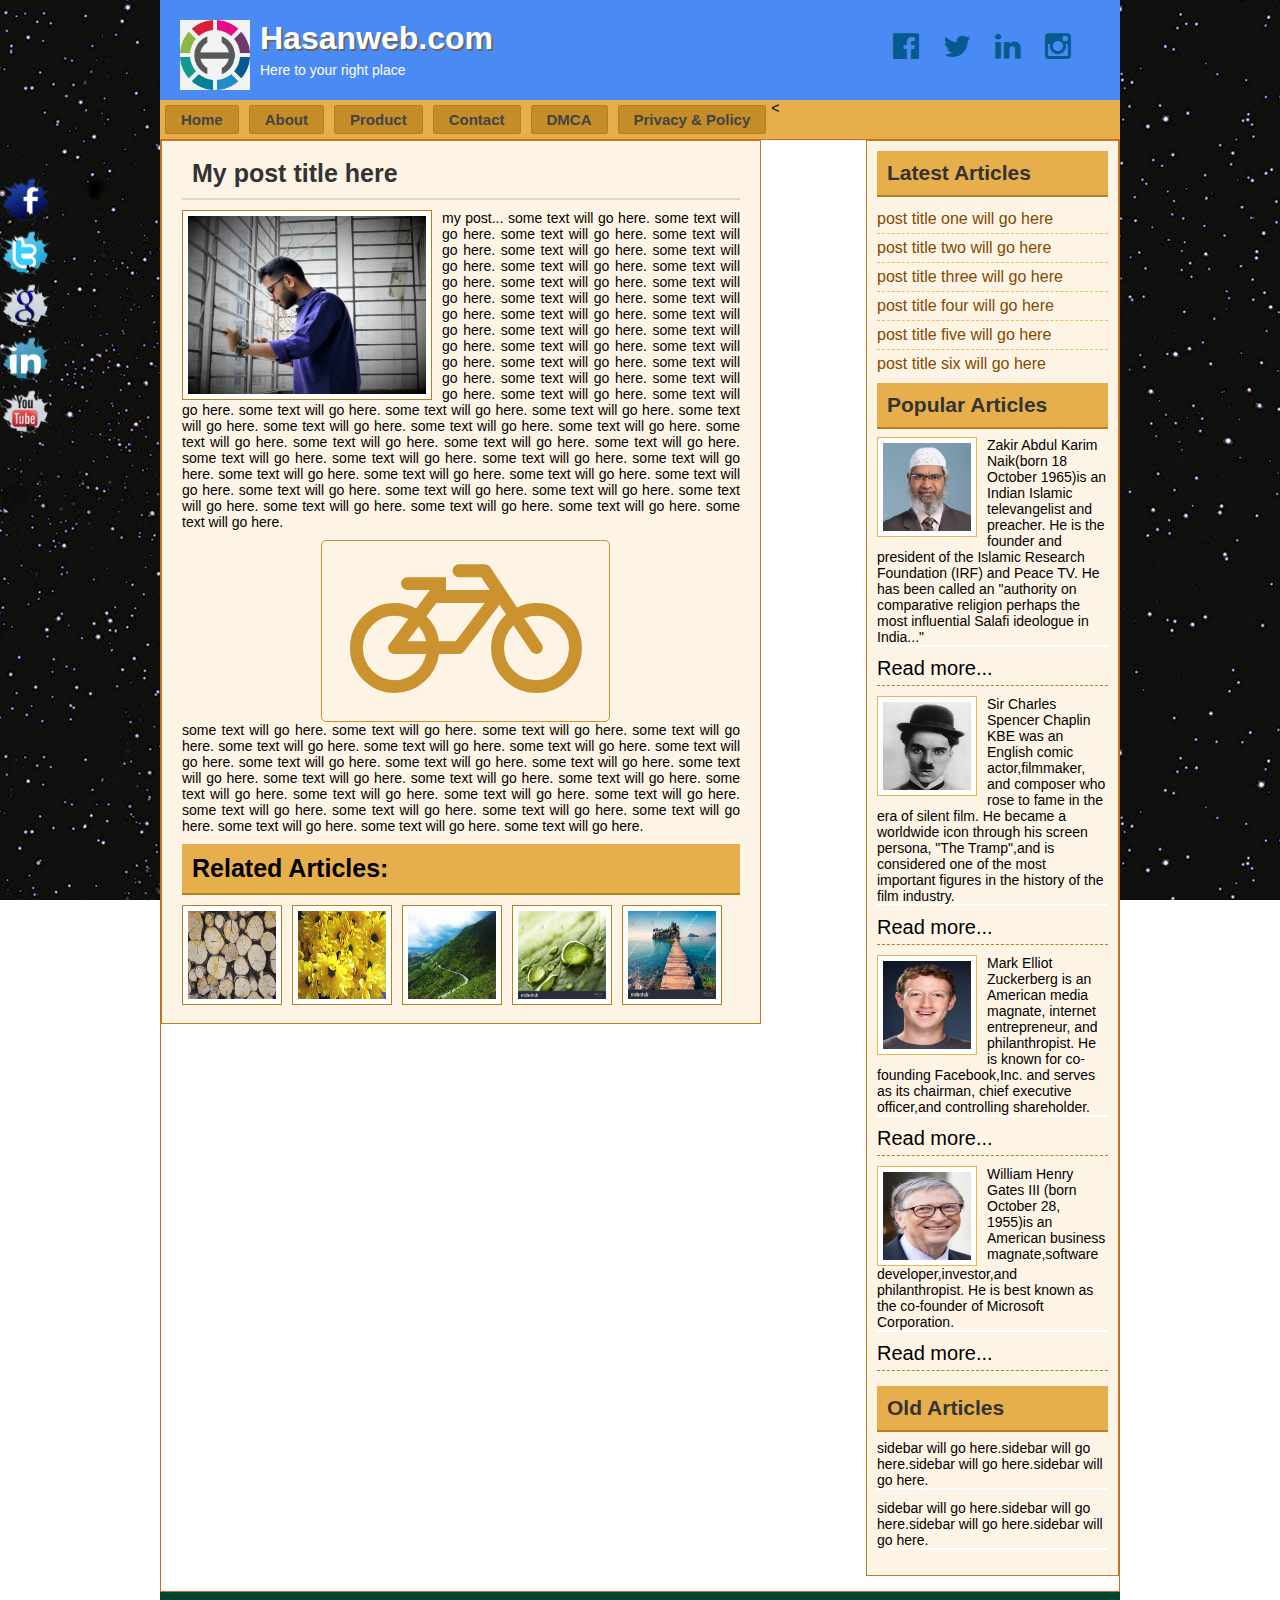
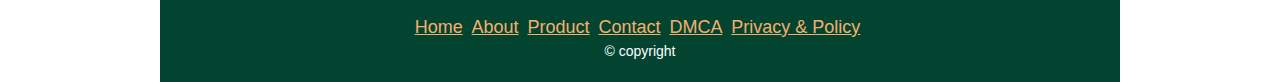
<file: post.html>
<!DOCTYPE html>
<html>

<head> 

<title>Basic website</title>

<link rel="stylesheet" href="style.css">
<link rel="stylesheet" href="font-awesome-4.5.0/css/font-awesome.css">

</head>


<body>

<div class="headersection templete clear">
<div class="logo">

<img src="images/social/logo1.png" alt="logo"/>

<h2>Hasanweb.com</h2>
<p>Here to your right place</p>

</div>
<div class="social">
<a target="_blank" href="https://www.facebook.com/"><i class="fa fa-facebook-official" aria-hidden="true"></i></a>
<a target="_blank" href="https://twitter.com/"><i class="fa fa-twitter" aria-hidden="true"></i></a>
<a target="_blank" href="https://www.linkedin.com/"><i class="fa fa-linkedin" aria-hidden="true"></i></a>
<a target="_blank" href="https://www.instagram.com/"><i class="fa fa-instagram" aria-hidden="true"></i></a>
<a href="#"><i class="fa fa-google-plus-official" aria-hidden="true"></i></a>



</div>


</div>

<div class="navsection templete clear">

<ul>

<<li><a href="#">Home</a></li>
<li><a href="#">About</a></li>
<li><a href="#">Product</a></li>
<li><a href="#">Contact</a></li>
<li><a href="#">DMCA</a></li>
<li><a href="#">Privacy & Policy</a></li>
</ul>

</div>



<div class="contentsection templete clear">

<div class="maincontent clear">

<div class="about">

<h2>My post title here</h2>

<img src="images/post1.jpg" alt="my image"/>
<p>my post... some text will go here.
some text will go here.
some text will go here.
some text will go here.
some text will go here.
some text will go here.
some text will go here.
some text will go here.
some text will go here.
some text will go here.
some text will go here.
some text will go here.
some text will go here.
some text will go here.
some text will go here.
some text will go here.
some text will go here.
some text will go here.
some text will go here.
some text will go here.
some text will go here.
some text will go here.
some text will go here.
some text will go here.
some text will go here.
some text will go here.
some text will go here.
some text will go here.
some text will go here.
some text will go here.
some text will go here.
some text will go here.
some text will go here.
some text will go here.
some text will go here.
some text will go here.
some text will go here.
some text will go here.
some text will go here.
some text will go here.
some text will go here.
some text will go here.
some text will go here.
some text will go here.
some text will go here.
some text will go here.
some text will go here.
some text will go here.
some text will go here.
some text will go here.
some text will go here.</p>
<div class="myicon">

<i class="fa fa-bicycle" aria-hidden="true"></i>

</div>
<p>some text will go here.
some text will go here.
some text will go here.
some text will go here.
some text will go here.
some text will go here.
some text will go here.
some text will go here.
some text will go here.
some text will go here.
some text will go here.
some text will go here.
some text will go here.
some text will go here.
some text will go here.
some text will go here.
some text will go here.
some text will go here.
some text will go here.
some text will go here.
some text will go here.
some text will go here.
some text will go here.
some text will go here.
some text will go here.
some text will go here.</p>
<div class="relatedpost clear">

<h2>Related Articles:</h2>


<a href="#"><img src="images/11.jpg" alt="post image"/></a>
<a href="#"><img src="images/12.jpg" alt="post image"/></a>
<a href="#"><img src="images/13.jpg" alt="post image"/></a>
<a href="#"><img src="images/14.jpg" alt="post image"/></a>
<a href="#"><img src="images/15.jpg" alt="post image"/></a>



</div>

</div>

</div>
<div class="sidebar clear">
<div class="samesidebar clear">
<h2>Latest Articles</h2>
<ul>

<li><a href="#">post title one will go here</a></li>
<li><a href="#">post title two will go here</a></li>
<li><a href="#">post title three will go here</a></li>
<li><a href="#">post title four will go here</a></li>
<li><a href="#">post title five will go here</a></li>
<li><a href="#">post title six will go here</a></li>

</ul>
</div>
<div class="samesidebar clear">
<h2>Popular Articles</h2>
<div class="popular clear">
<img src="images/zakir.jpg" alt="post image"/>
<p>Zakir Abdul Karim Naik(born 18 October 1965)is an Indian Islamic televangelist and preacher.
He is the founder and president of the Islamic Research Foundation (IRF) and Peace TV. He has been called an
"authority on comparative religion perhaps the most influential Salafi ideologue in India..."</p>
<h3><a href="https://en.wikipedia.org/wiki/Zakir_Naik" target="blank">Read more...</a></h3>
</div>
<div class="popular clear">
<img src="images/lol.jpg" alt="post image"/>
<p>Sir Charles Spencer Chaplin KBE was an English comic actor,filmmaker,
 and composer who rose to fame in the era of silent film. 
 He became a worldwide icon through his screen persona, 
"The Tramp",and is considered one of the most important figures in the history of the film industry.</p>
<h3><a href="https://en.wikipedia.org/wiki/Charlie_Chaplin"target="blank">Read more...</a></h3>
</div>
<div class="popular clear">
<img src="images/16.jpg" alt="post image"/>
<p>Mark Elliot Zuckerberg is an American media magnate, 
internet entrepreneur, and philanthropist.
He is known for co-founding Facebook,Inc. 
and serves as its chairman, chief executive officer,and controlling shareholder.</p>
<h3><a href="https://en.wikipedia.org/wiki/Mark_Zuckerberg">Read more...</a></h3>
</div>
<div class="popular clear">
<img src="images/17.jpg" alt="post image"/>
<p>William Henry Gates III (born October 28, 1955)is an American business magnate,software developer,investor,and philanthropist.
He is best known as the co-founder of Microsoft Corporation.</p>
<h3><a href="https://en.wikipedia.org/wiki/Bill_Gates">Read more...</a></h3>
</div>
</div>
<div class="samesidebar clear">
<h2>Old Articles</h2>
<p>sidebar will go here.sidebar will go here.sidebar will go here.sidebar will go here.</p>
<p>sidebar will go here.sidebar will go here.sidebar will go here.sidebar will go here.</p>
</div>
</div>
</div>
</div>

<div class="footersection templete clear">
<div class="footermenu clear">

<ul>
<li><a href="#">Home</a></li>
<li><a href="#">About</a></li>
<li><a href="#">Product</a></li>
<li><a href="#">Contact</a></li>
<li><a href="#">DMCA</a></li>
<li><a href="#">Privacy & Policy</a></li>

</ul>


</div>

<p>&copy; copyright</p>
</div>
<div class="fixedicon clear">

<a href="https://www.facebook.com/"><img src="images/18.png" alt="Facebook"/></a>
<a href="https://www.twitter.com"><img src="images/19.png" alt="Twitter"/></a>
<a href="https://www.google.com"><img src="images/20.png" alt="Google"/></a>
<a href="https://www.linkedin.com"><img src="images/21.png" alt="Linkedin"/></a>
<a href="https://www.youtube.com"><img src="images/22.png" alt="Youtube"/></a>
</div>
<script type="text/javascript" src="js/scroll.js"></script>
</body>

</html>
</file>
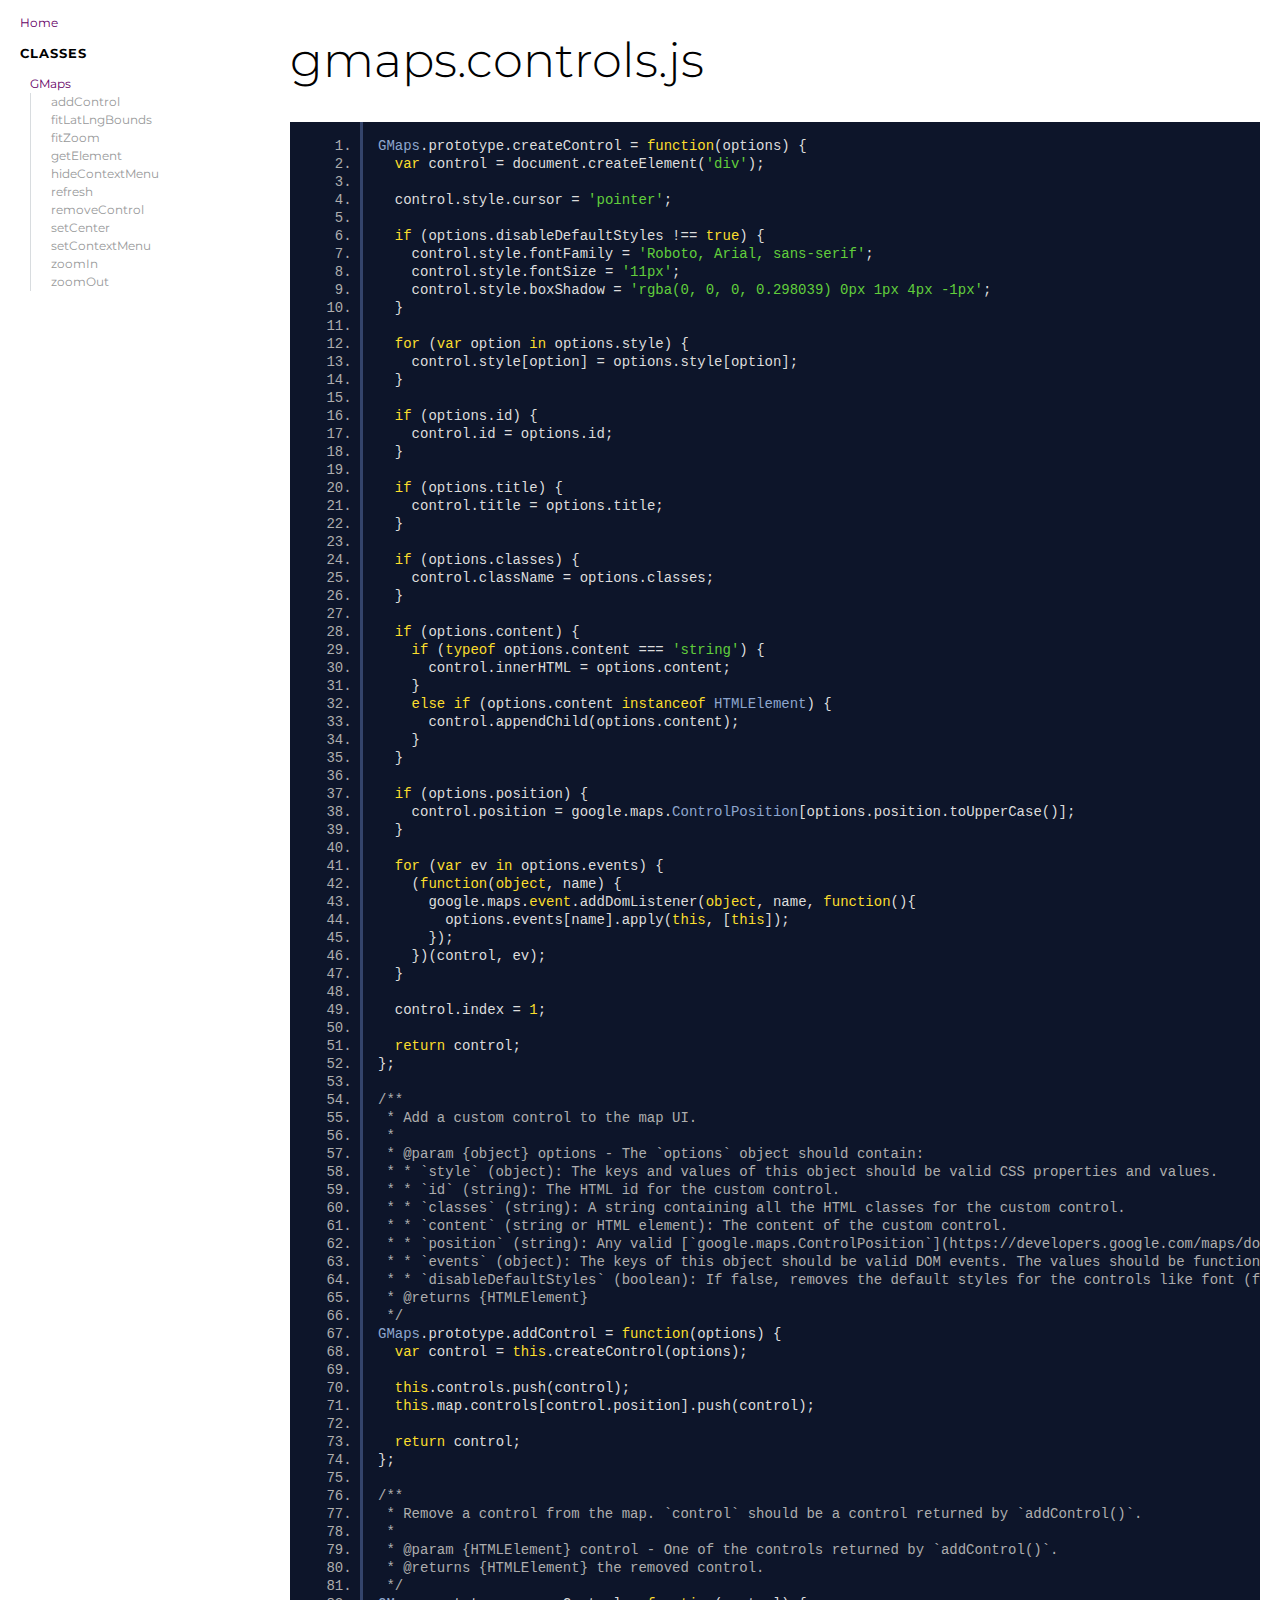
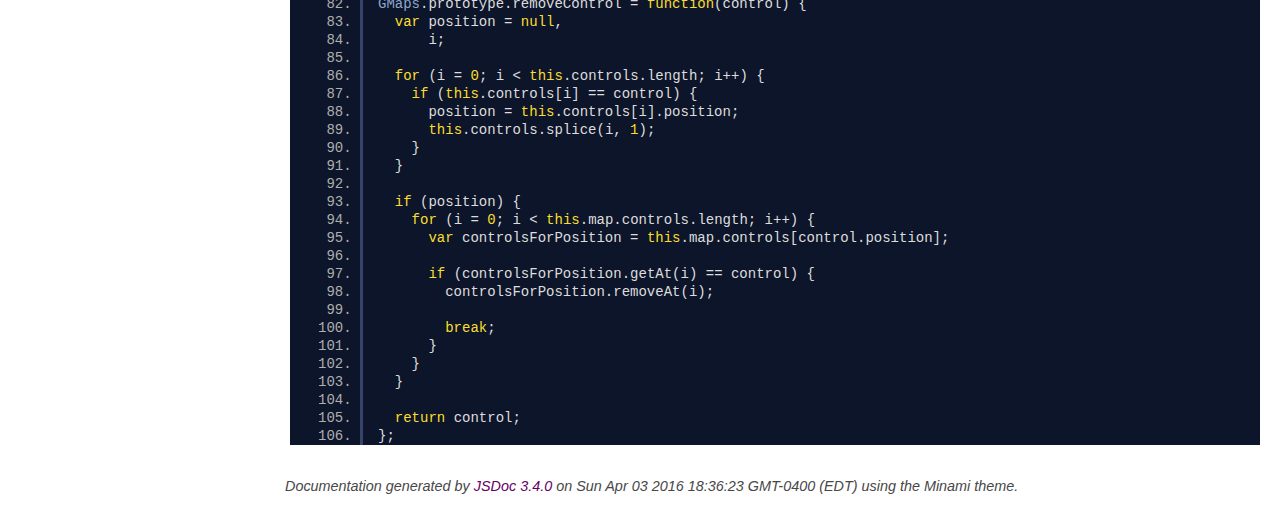
<file: gmaps-master/docs/gmaps.controls.js.html>
<!DOCTYPE html>
<html lang="en">
<head>
    <meta charset="utf-8">
    <title>gmaps.controls.js - Documentation</title>

    <script src="scripts/prettify/prettify.js"></script>
    <script src="scripts/prettify/lang-css.js"></script>
    <!--[if lt IE 9]>
      <script src="//html5shiv.googlecode.com/svn/trunk/html5.js"></script>
    <![endif]-->
    <link type="text/css" rel="stylesheet" href="https://code.ionicframework.com/ionicons/2.0.1/css/ionicons.min.css">
    <link type="text/css" rel="stylesheet" href="styles/prettify.css">
    <link type="text/css" rel="stylesheet" href="styles/jsdoc.css">
</head>
<body>

<input type="checkbox" id="nav-trigger" class="nav-trigger" />
<label for="nav-trigger" class="navicon-button x">
  <div class="navicon"></div>
</label>

<label for="nav-trigger" class="overlay"></label>

<nav>
    <h2><a href="index.html">Home</a></h2><h3>Classes</h3><ul><li><a href="GMaps.html">GMaps</a><ul class='methods'><li data-type='method'><a href="GMaps.html#addControl">addControl</a></li><li data-type='method'><a href="GMaps.html#fitLatLngBounds">fitLatLngBounds</a></li><li data-type='method'><a href="GMaps.html#fitZoom">fitZoom</a></li><li data-type='method'><a href="GMaps.html#getElement">getElement</a></li><li data-type='method'><a href="GMaps.html#hideContextMenu">hideContextMenu</a></li><li data-type='method'><a href="GMaps.html#refresh">refresh</a></li><li data-type='method'><a href="GMaps.html#removeControl">removeControl</a></li><li data-type='method'><a href="GMaps.html#setCenter">setCenter</a></li><li data-type='method'><a href="GMaps.html#setContextMenu">setContextMenu</a></li><li data-type='method'><a href="GMaps.html#zoomIn">zoomIn</a></li><li data-type='method'><a href="GMaps.html#zoomOut">zoomOut</a></li></ul></li></ul>
</nav>

<div id="main">
    
    <h1 class="page-title">gmaps.controls.js</h1>
    

    



    
    <section>
        <article>
            <pre class="prettyprint source linenums"><code>GMaps.prototype.createControl = function(options) {
  var control = document.createElement('div');

  control.style.cursor = 'pointer';

  if (options.disableDefaultStyles !== true) {
    control.style.fontFamily = 'Roboto, Arial, sans-serif';
    control.style.fontSize = '11px';
    control.style.boxShadow = 'rgba(0, 0, 0, 0.298039) 0px 1px 4px -1px';
  }

  for (var option in options.style) {
    control.style[option] = options.style[option];
  }

  if (options.id) {
    control.id = options.id;
  }

  if (options.title) {
    control.title = options.title;
  }

  if (options.classes) {
    control.className = options.classes;
  }

  if (options.content) {
    if (typeof options.content === 'string') {
      control.innerHTML = options.content;
    }
    else if (options.content instanceof HTMLElement) {
      control.appendChild(options.content);
    }
  }

  if (options.position) {
    control.position = google.maps.ControlPosition[options.position.toUpperCase()];
  }

  for (var ev in options.events) {
    (function(object, name) {
      google.maps.event.addDomListener(object, name, function(){
        options.events[name].apply(this, [this]);
      });
    })(control, ev);
  }

  control.index = 1;

  return control;
};

/**
 * Add a custom control to the map UI.
 *
 * @param {object} options - The `options` object should contain:
 * * `style` (object): The keys and values of this object should be valid CSS properties and values.
 * * `id` (string): The HTML id for the custom control.
 * * `classes` (string): A string containing all the HTML classes for the custom control.
 * * `content` (string or HTML element): The content of the custom control.
 * * `position` (string): Any valid [`google.maps.ControlPosition`](https://developers.google.com/maps/documentation/javascript/controls#ControlPositioning) value, in lower or upper case.
 * * `events` (object): The keys of this object should be valid DOM events. The values should be functions.
 * * `disableDefaultStyles` (boolean): If false, removes the default styles for the controls like font (family and size), and box shadow.
 * @returns {HTMLElement}
 */
GMaps.prototype.addControl = function(options) {
  var control = this.createControl(options);

  this.controls.push(control);
  this.map.controls[control.position].push(control);

  return control;
};

/**
 * Remove a control from the map. `control` should be a control returned by `addControl()`.
 *
 * @param {HTMLElement} control - One of the controls returned by `addControl()`.
 * @returns {HTMLElement} the removed control.
 */
GMaps.prototype.removeControl = function(control) {
  var position = null,
      i;

  for (i = 0; i &lt; this.controls.length; i++) {
    if (this.controls[i] == control) {
      position = this.controls[i].position;
      this.controls.splice(i, 1);
    }
  }

  if (position) {
    for (i = 0; i &lt; this.map.controls.length; i++) {
      var controlsForPosition = this.map.controls[control.position];

      if (controlsForPosition.getAt(i) == control) {
        controlsForPosition.removeAt(i);

        break;
      }
    }
  }

  return control;
};
</code></pre>
        </article>
    </section>




</div>

<br class="clear">

<footer>
    Documentation generated by <a href="https://github.com/jsdoc3/jsdoc">JSDoc 3.4.0</a> on Sun Apr 03 2016 18:36:23 GMT-0400 (EDT) using the Minami theme.
</footer>

<script>prettyPrint();</script>
<script src="scripts/linenumber.js"></script>
</body>
</html>
</file>
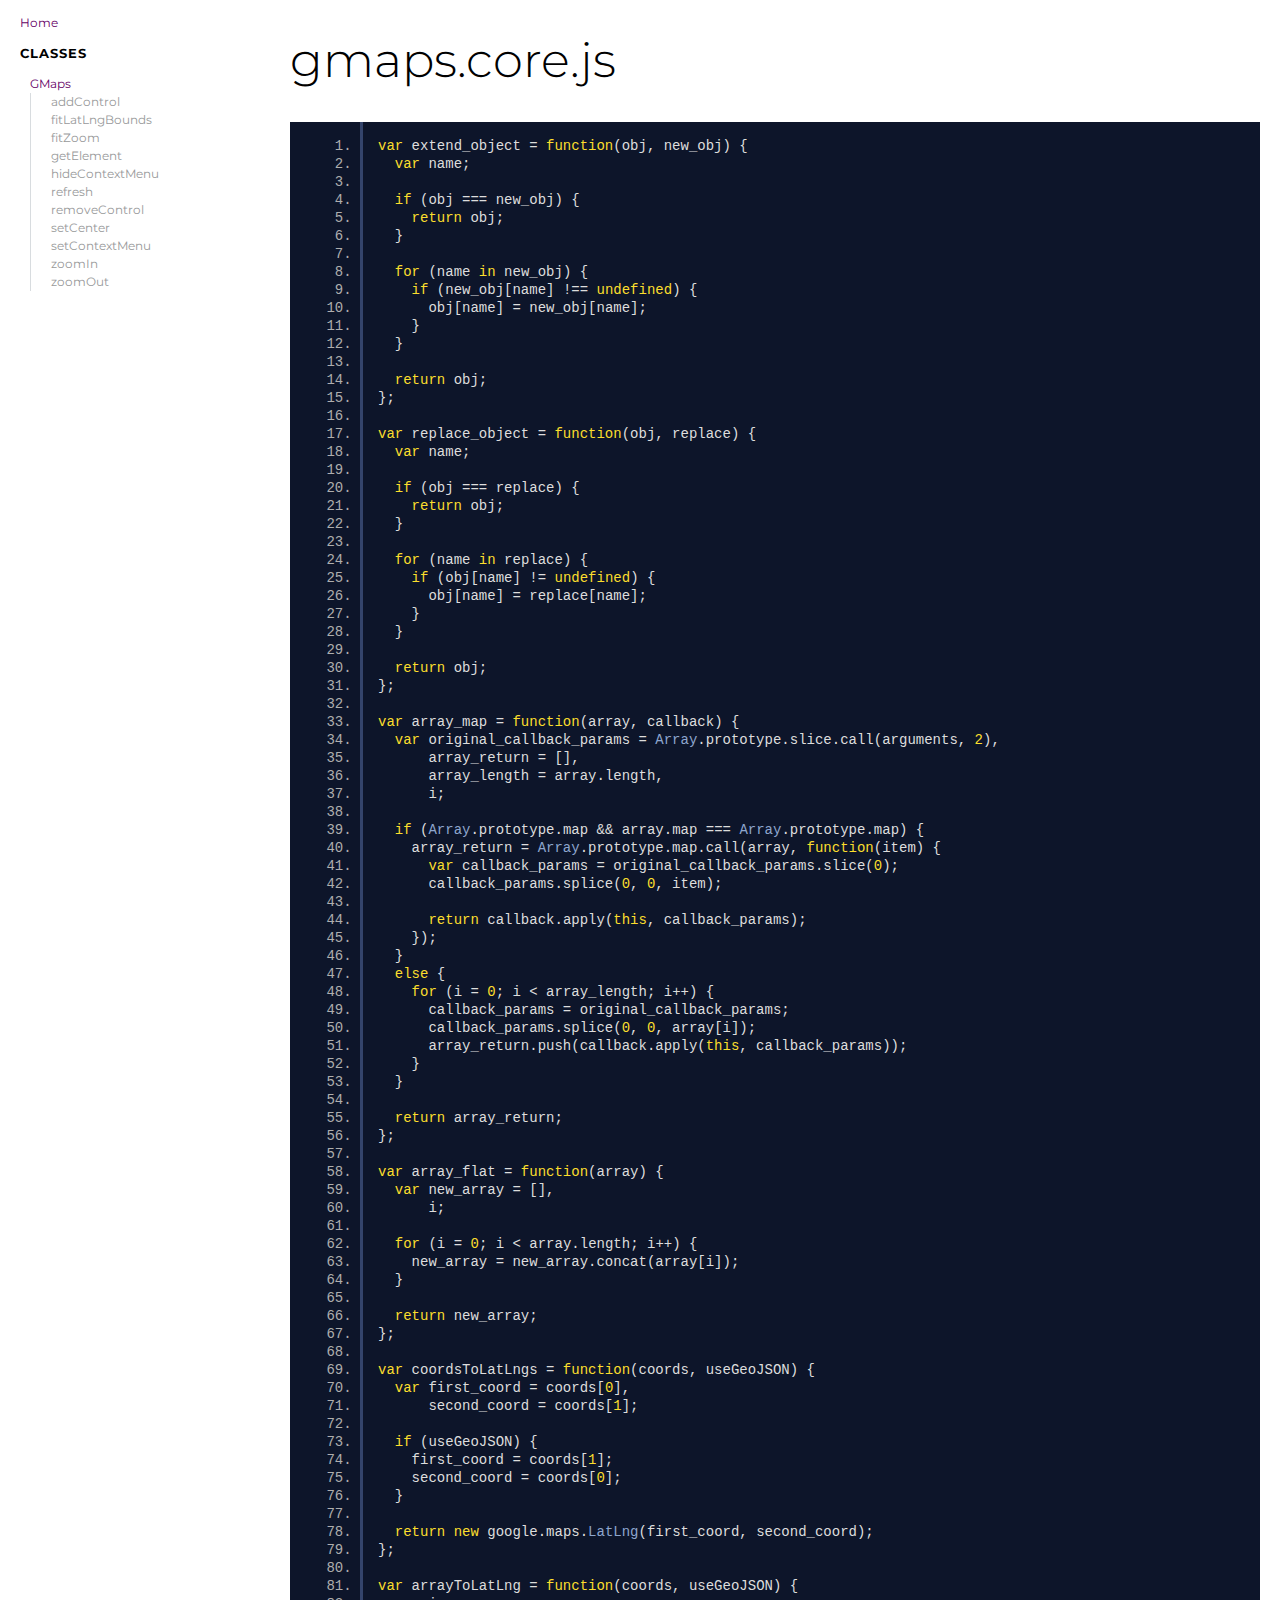
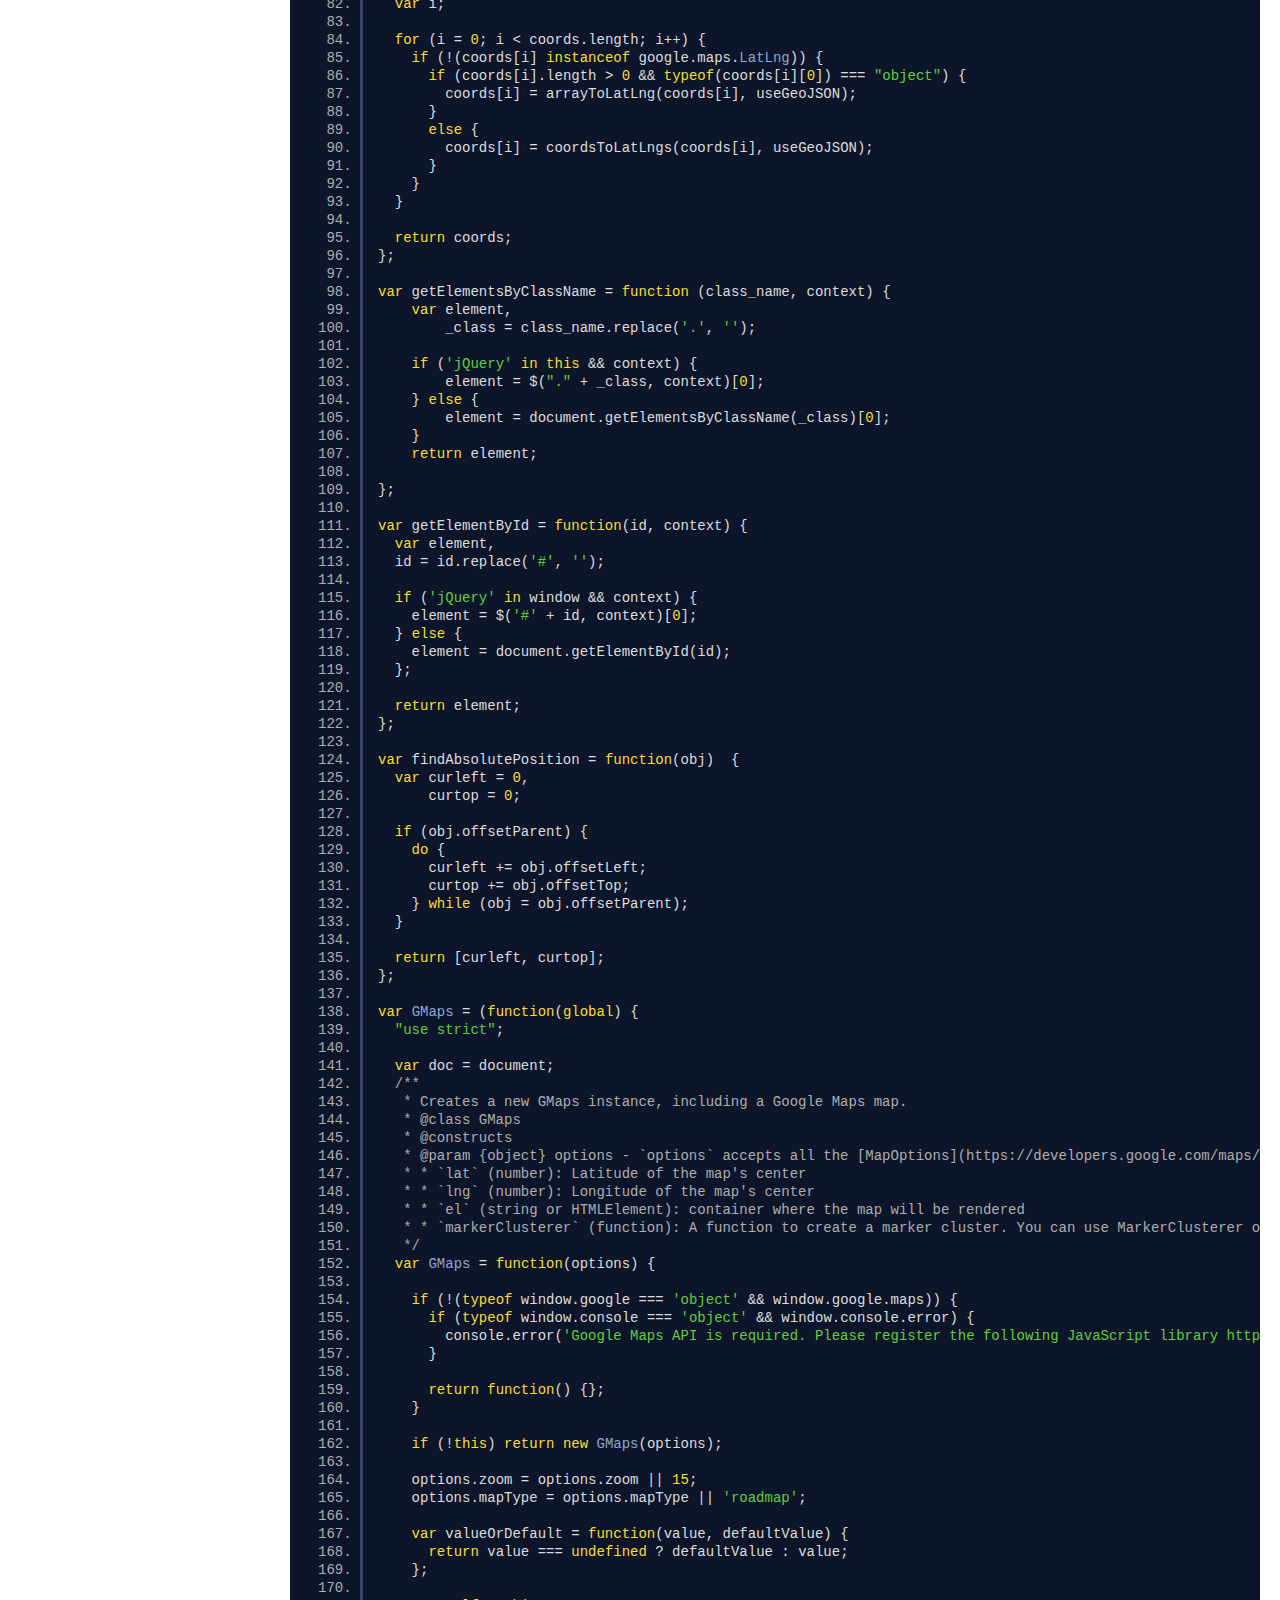
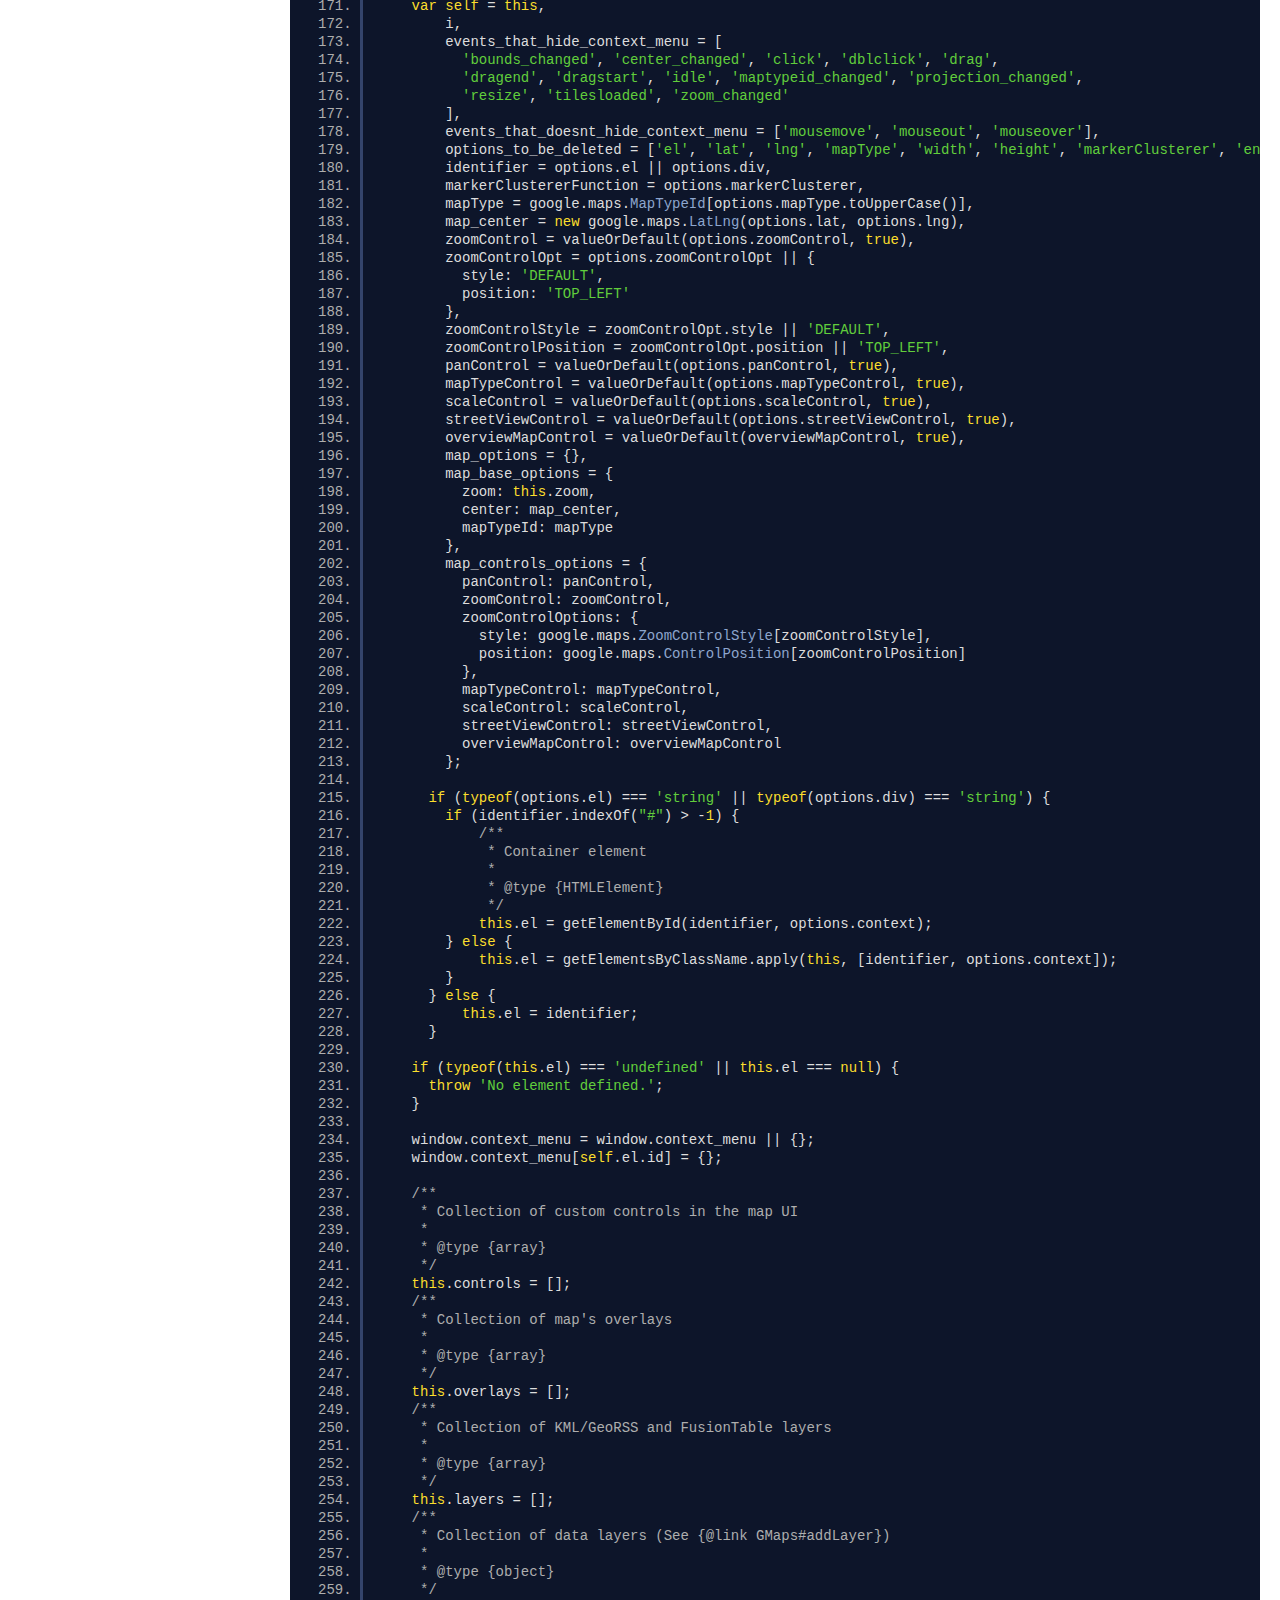
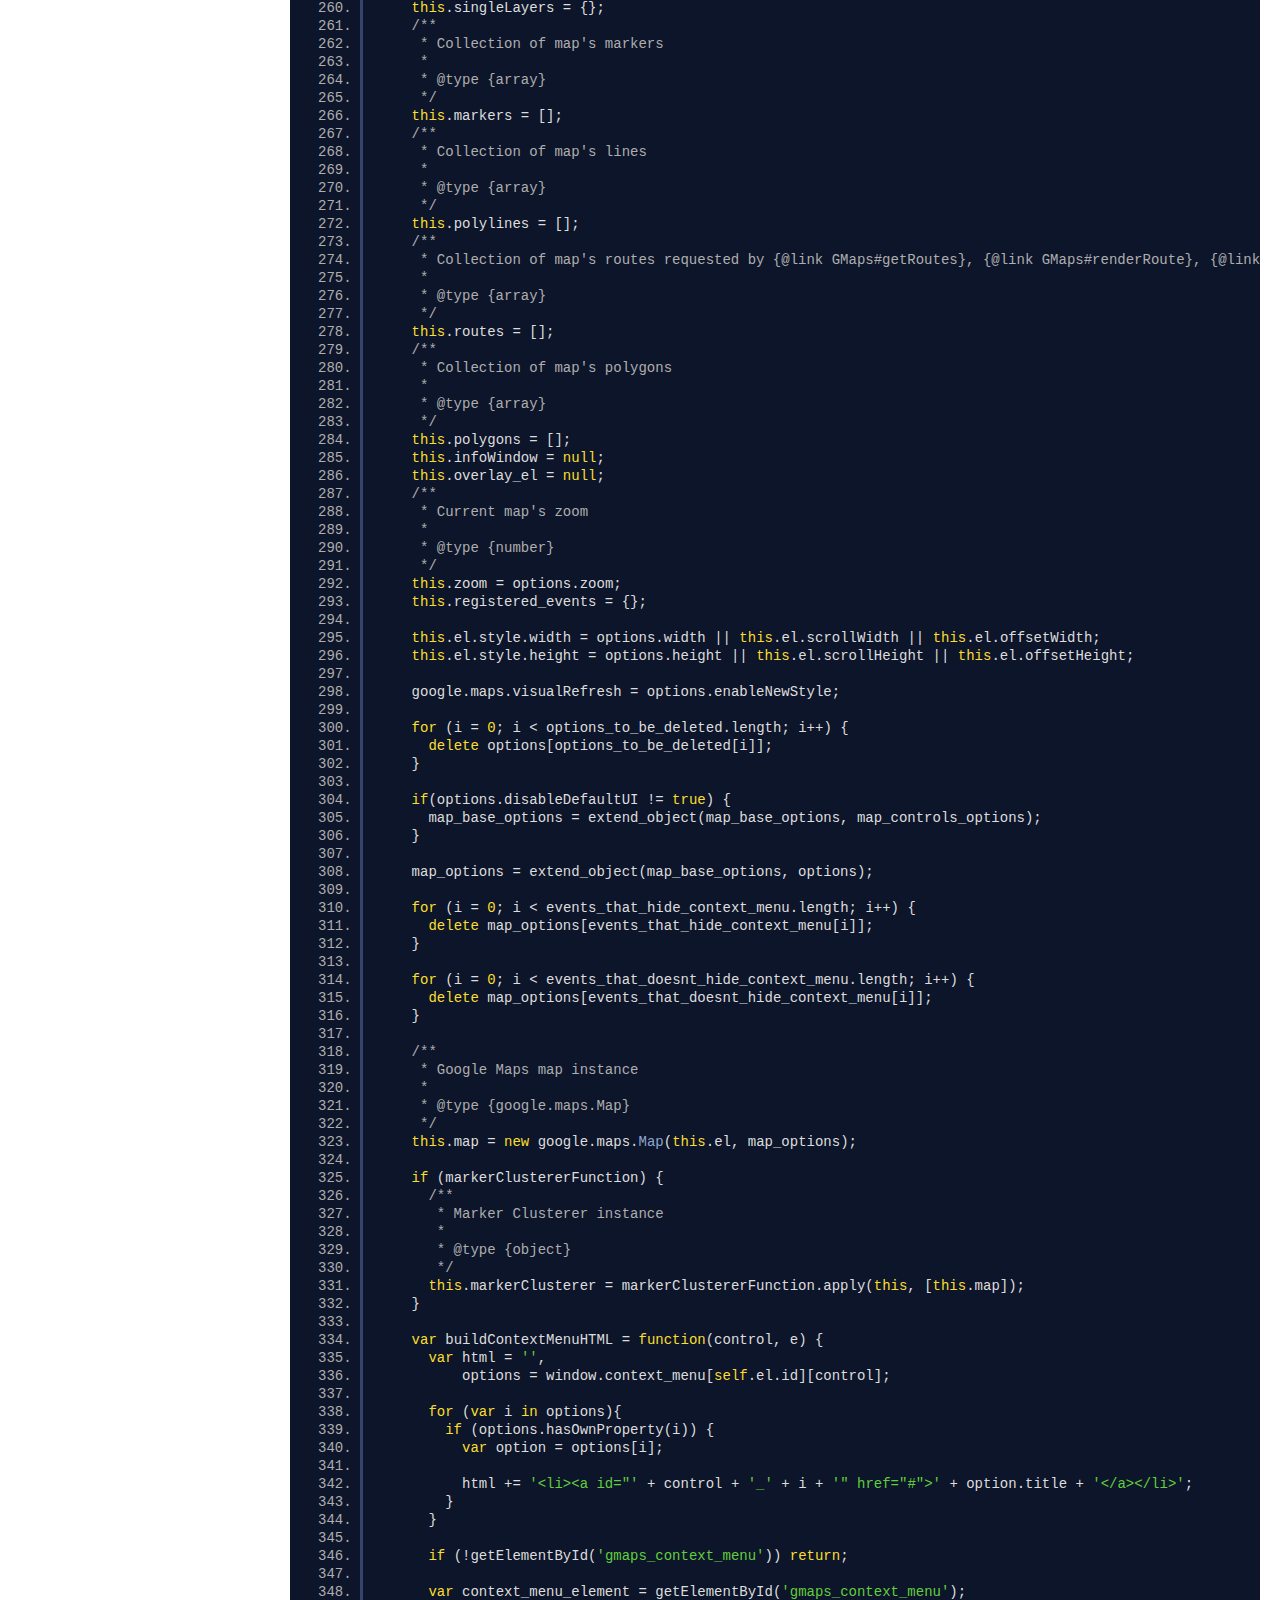
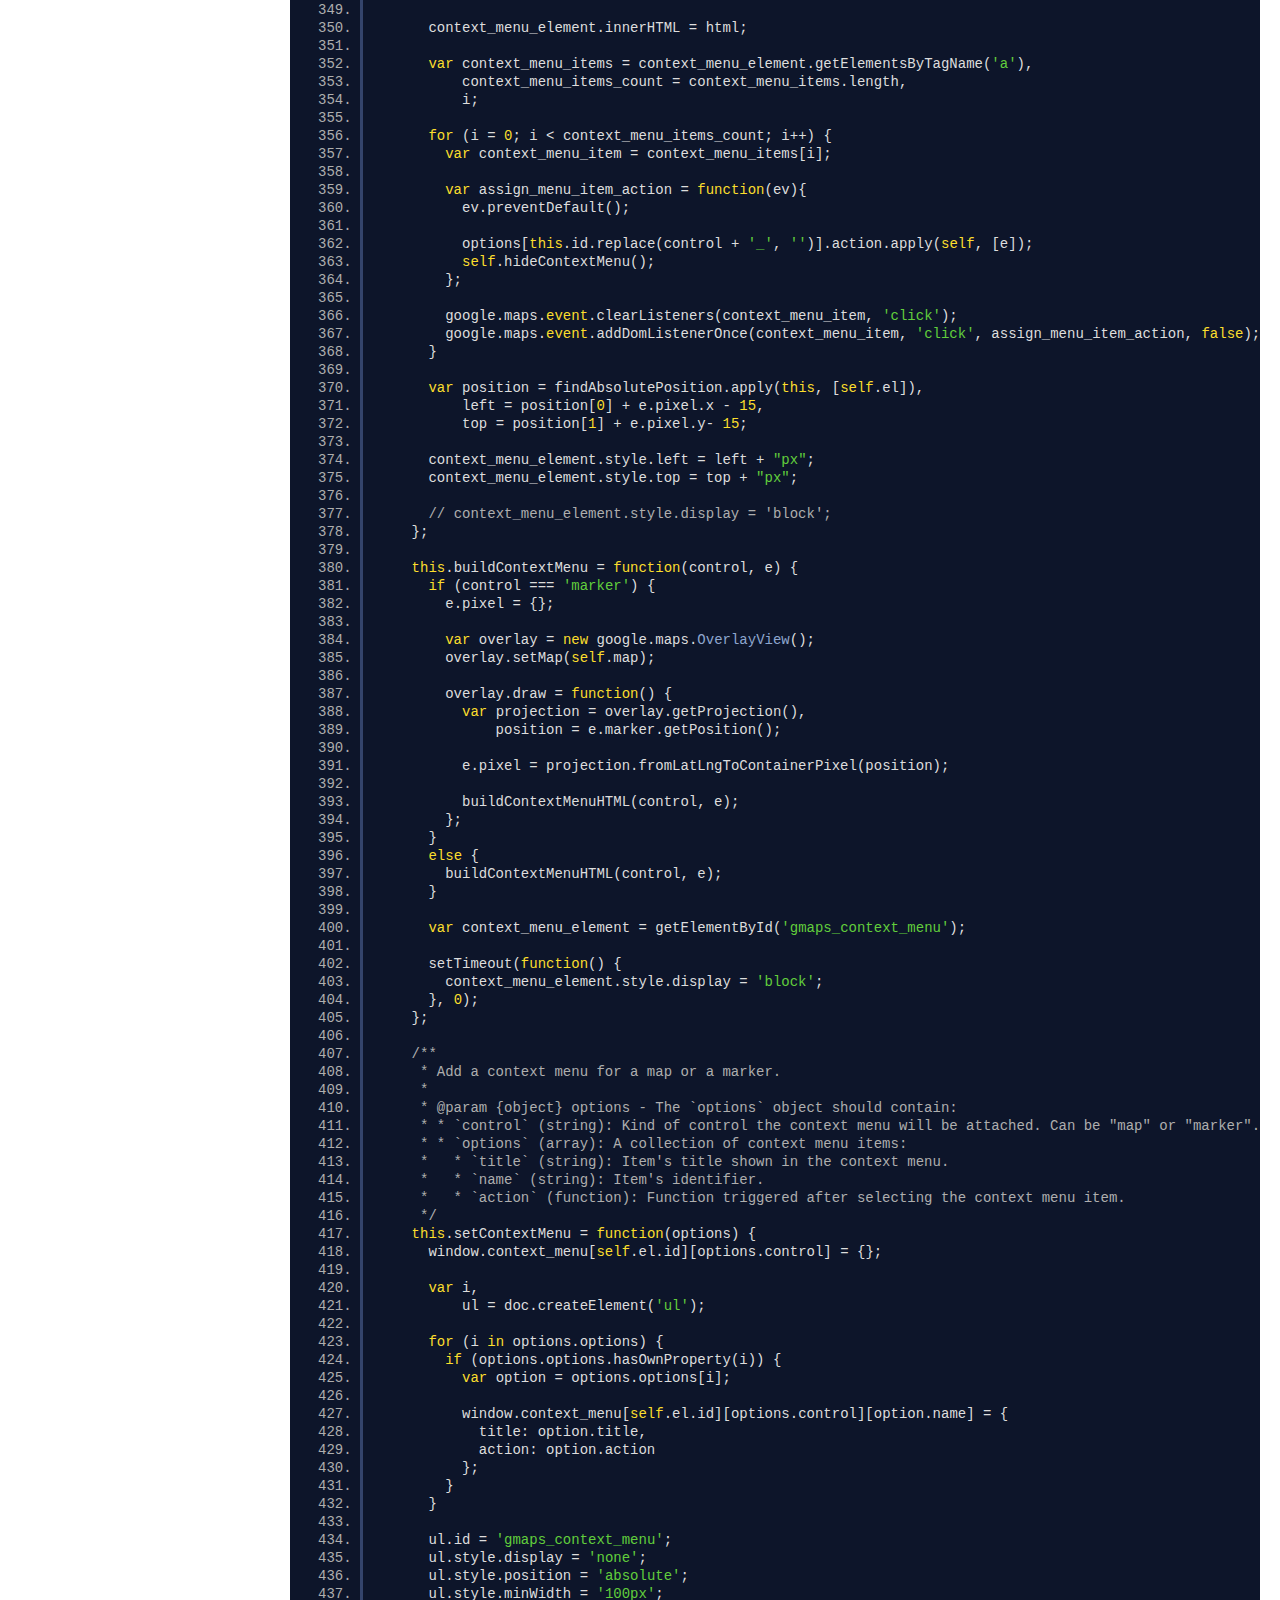
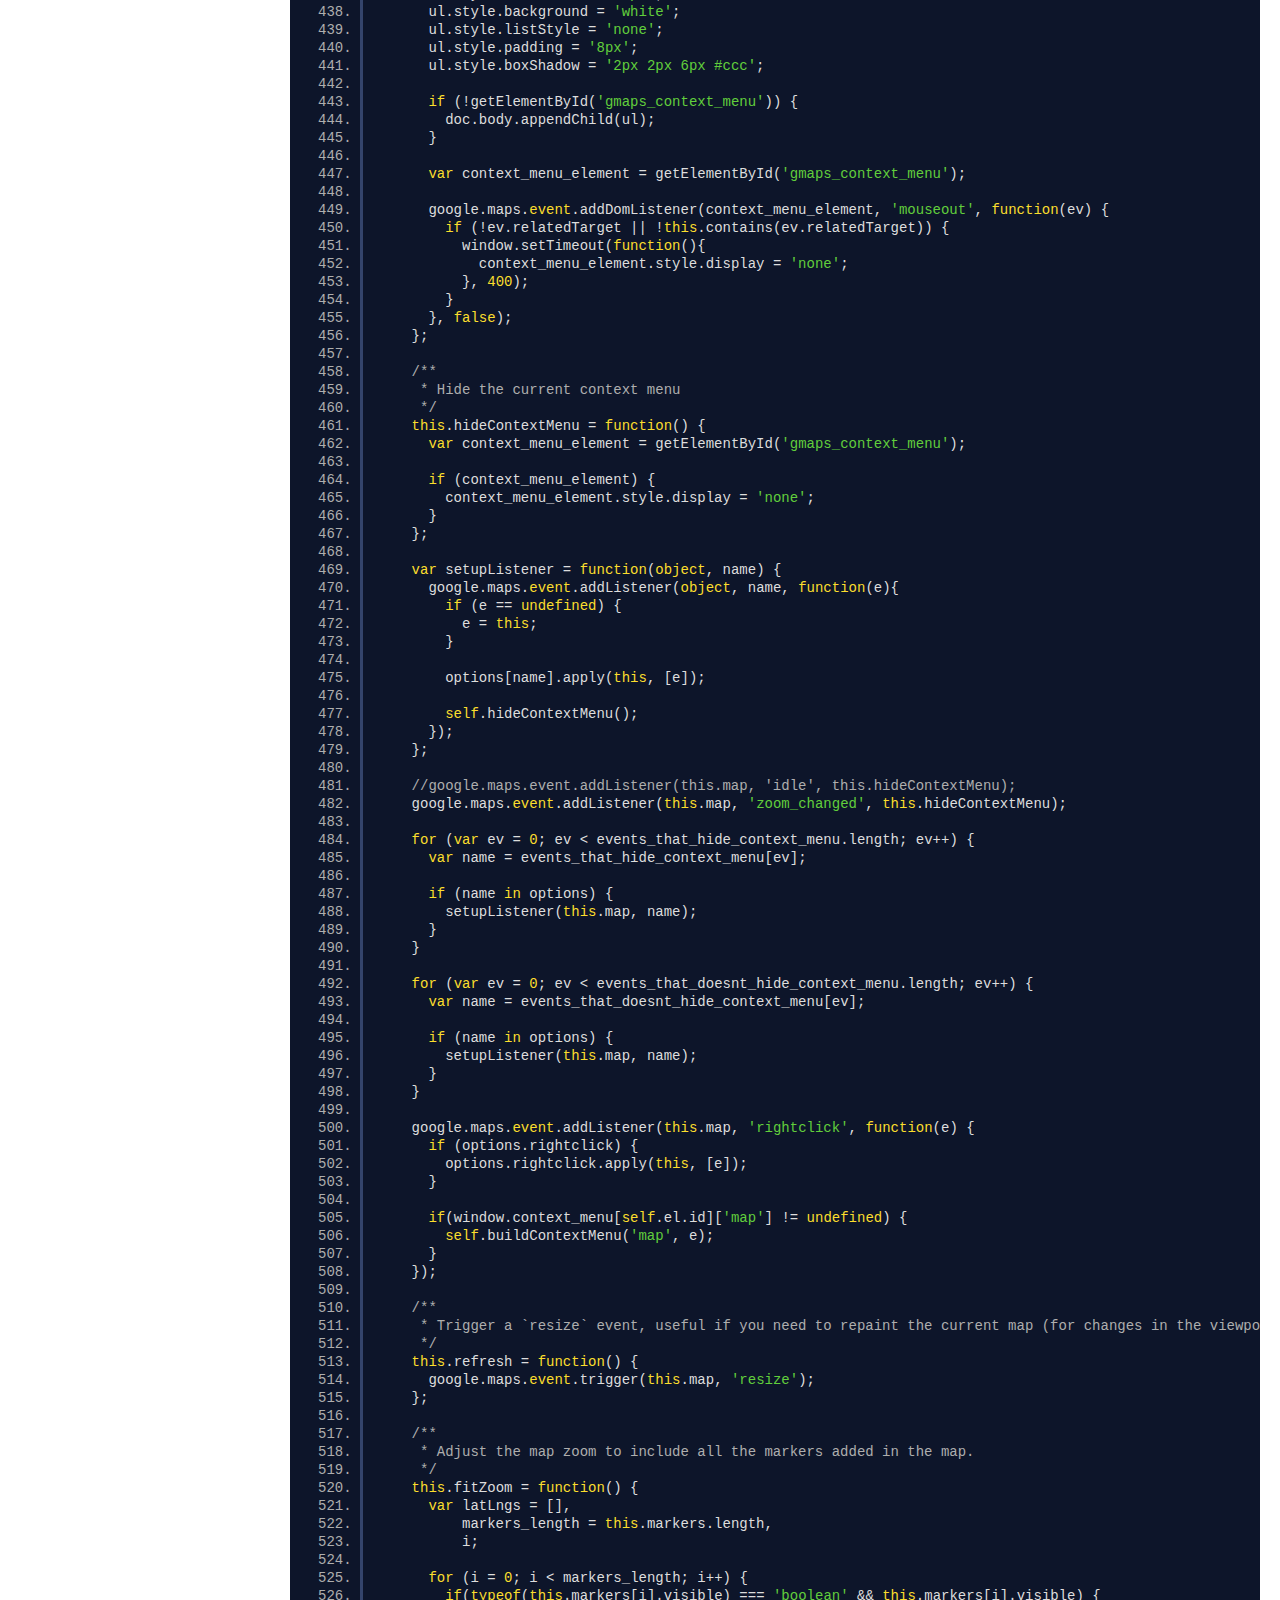
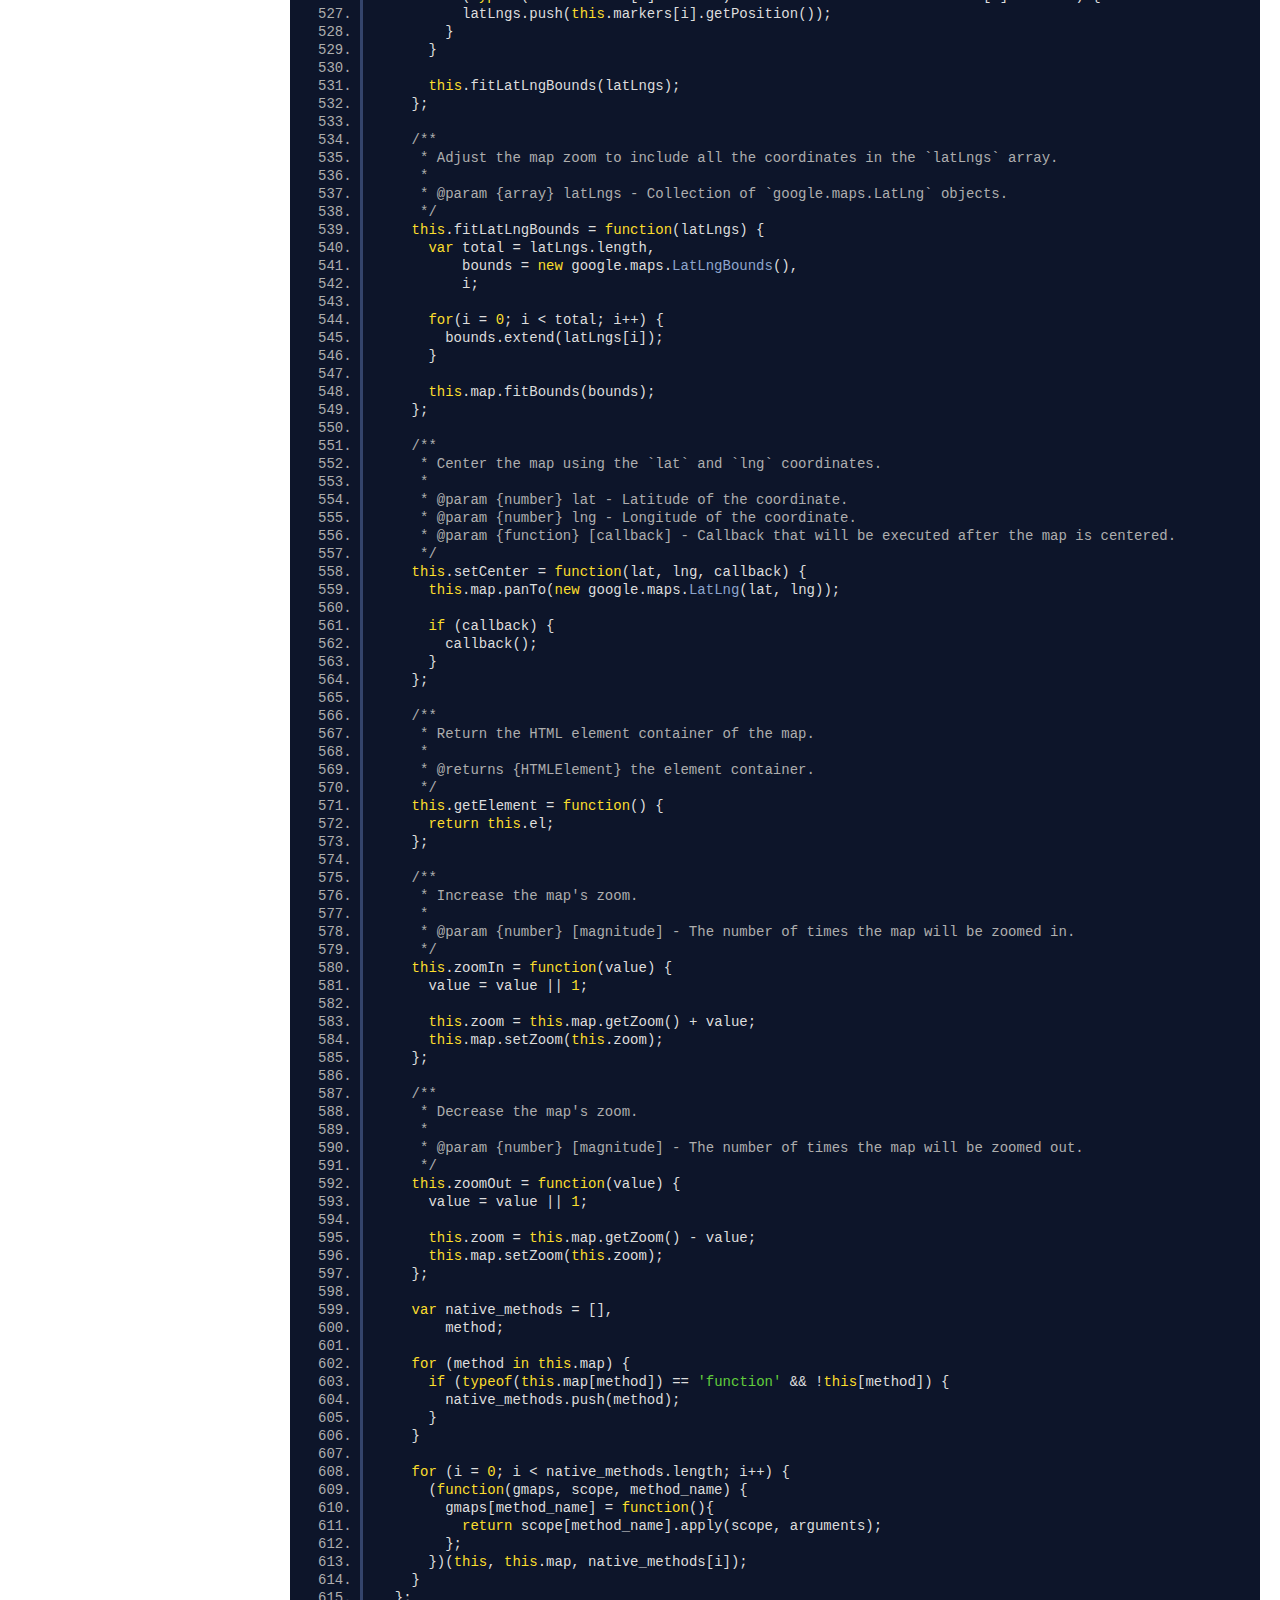
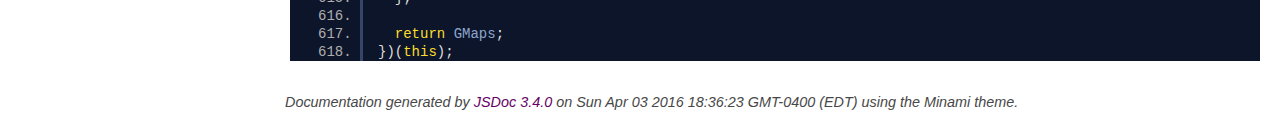
<file: gmaps-master/docs/gmaps.core.js.html>
<!DOCTYPE html>
<html lang="en">
<head>
    <meta charset="utf-8">
    <title>gmaps.core.js - Documentation</title>

    <script src="scripts/prettify/prettify.js"></script>
    <script src="scripts/prettify/lang-css.js"></script>
    <!--[if lt IE 9]>
      <script src="//html5shiv.googlecode.com/svn/trunk/html5.js"></script>
    <![endif]-->
    <link type="text/css" rel="stylesheet" href="https://code.ionicframework.com/ionicons/2.0.1/css/ionicons.min.css">
    <link type="text/css" rel="stylesheet" href="styles/prettify.css">
    <link type="text/css" rel="stylesheet" href="styles/jsdoc.css">
</head>
<body>

<input type="checkbox" id="nav-trigger" class="nav-trigger" />
<label for="nav-trigger" class="navicon-button x">
  <div class="navicon"></div>
</label>

<label for="nav-trigger" class="overlay"></label>

<nav>
    <h2><a href="index.html">Home</a></h2><h3>Classes</h3><ul><li><a href="GMaps.html">GMaps</a><ul class='methods'><li data-type='method'><a href="GMaps.html#addControl">addControl</a></li><li data-type='method'><a href="GMaps.html#fitLatLngBounds">fitLatLngBounds</a></li><li data-type='method'><a href="GMaps.html#fitZoom">fitZoom</a></li><li data-type='method'><a href="GMaps.html#getElement">getElement</a></li><li data-type='method'><a href="GMaps.html#hideContextMenu">hideContextMenu</a></li><li data-type='method'><a href="GMaps.html#refresh">refresh</a></li><li data-type='method'><a href="GMaps.html#removeControl">removeControl</a></li><li data-type='method'><a href="GMaps.html#setCenter">setCenter</a></li><li data-type='method'><a href="GMaps.html#setContextMenu">setContextMenu</a></li><li data-type='method'><a href="GMaps.html#zoomIn">zoomIn</a></li><li data-type='method'><a href="GMaps.html#zoomOut">zoomOut</a></li></ul></li></ul>
</nav>

<div id="main">
    
    <h1 class="page-title">gmaps.core.js</h1>
    

    



    
    <section>
        <article>
            <pre class="prettyprint source linenums"><code>var extend_object = function(obj, new_obj) {
  var name;

  if (obj === new_obj) {
    return obj;
  }

  for (name in new_obj) {
    if (new_obj[name] !== undefined) {
      obj[name] = new_obj[name];
    }
  }

  return obj;
};

var replace_object = function(obj, replace) {
  var name;

  if (obj === replace) {
    return obj;
  }

  for (name in replace) {
    if (obj[name] != undefined) {
      obj[name] = replace[name];
    }
  }

  return obj;
};

var array_map = function(array, callback) {
  var original_callback_params = Array.prototype.slice.call(arguments, 2),
      array_return = [],
      array_length = array.length,
      i;

  if (Array.prototype.map &amp;&amp; array.map === Array.prototype.map) {
    array_return = Array.prototype.map.call(array, function(item) {
      var callback_params = original_callback_params.slice(0);
      callback_params.splice(0, 0, item);

      return callback.apply(this, callback_params);
    });
  }
  else {
    for (i = 0; i &lt; array_length; i++) {
      callback_params = original_callback_params;
      callback_params.splice(0, 0, array[i]);
      array_return.push(callback.apply(this, callback_params));
    }
  }

  return array_return;
};

var array_flat = function(array) {
  var new_array = [],
      i;

  for (i = 0; i &lt; array.length; i++) {
    new_array = new_array.concat(array[i]);
  }

  return new_array;
};

var coordsToLatLngs = function(coords, useGeoJSON) {
  var first_coord = coords[0],
      second_coord = coords[1];

  if (useGeoJSON) {
    first_coord = coords[1];
    second_coord = coords[0];
  }

  return new google.maps.LatLng(first_coord, second_coord);
};

var arrayToLatLng = function(coords, useGeoJSON) {
  var i;

  for (i = 0; i &lt; coords.length; i++) {
    if (!(coords[i] instanceof google.maps.LatLng)) {
      if (coords[i].length > 0 &amp;&amp; typeof(coords[i][0]) === "object") {
        coords[i] = arrayToLatLng(coords[i], useGeoJSON);
      }
      else {
        coords[i] = coordsToLatLngs(coords[i], useGeoJSON);
      }
    }
  }

  return coords;
};

var getElementsByClassName = function (class_name, context) {
    var element,
        _class = class_name.replace('.', '');

    if ('jQuery' in this &amp;&amp; context) {
        element = $("." + _class, context)[0];
    } else {
        element = document.getElementsByClassName(_class)[0];
    }
    return element;

};

var getElementById = function(id, context) {
  var element,
  id = id.replace('#', '');

  if ('jQuery' in window &amp;&amp; context) {
    element = $('#' + id, context)[0];
  } else {
    element = document.getElementById(id);
  };

  return element;
};

var findAbsolutePosition = function(obj)  {
  var curleft = 0,
      curtop = 0;

  if (obj.offsetParent) {
    do {
      curleft += obj.offsetLeft;
      curtop += obj.offsetTop;
    } while (obj = obj.offsetParent);
  }

  return [curleft, curtop];
};

var GMaps = (function(global) {
  "use strict";

  var doc = document;
  /**
   * Creates a new GMaps instance, including a Google Maps map.
   * @class GMaps
   * @constructs
   * @param {object} options - `options` accepts all the [MapOptions](https://developers.google.com/maps/documentation/javascript/reference#MapOptions) and [events](https://developers.google.com/maps/documentation/javascript/reference#Map) listed in the Google Maps API. Also accepts:
   * * `lat` (number): Latitude of the map's center
   * * `lng` (number): Longitude of the map's center
   * * `el` (string or HTMLElement): container where the map will be rendered
   * * `markerClusterer` (function): A function to create a marker cluster. You can use MarkerClusterer or MarkerClustererPlus.
   */
  var GMaps = function(options) {

    if (!(typeof window.google === 'object' &amp;&amp; window.google.maps)) {
      if (typeof window.console === 'object' &amp;&amp; window.console.error) {
        console.error('Google Maps API is required. Please register the following JavaScript library https://maps.googleapis.com/maps/api/js.');
      }

      return function() {};
    }

    if (!this) return new GMaps(options);

    options.zoom = options.zoom || 15;
    options.mapType = options.mapType || 'roadmap';

    var valueOrDefault = function(value, defaultValue) {
      return value === undefined ? defaultValue : value;
    };

    var self = this,
        i,
        events_that_hide_context_menu = [
          'bounds_changed', 'center_changed', 'click', 'dblclick', 'drag',
          'dragend', 'dragstart', 'idle', 'maptypeid_changed', 'projection_changed',
          'resize', 'tilesloaded', 'zoom_changed'
        ],
        events_that_doesnt_hide_context_menu = ['mousemove', 'mouseout', 'mouseover'],
        options_to_be_deleted = ['el', 'lat', 'lng', 'mapType', 'width', 'height', 'markerClusterer', 'enableNewStyle'],
        identifier = options.el || options.div,
        markerClustererFunction = options.markerClusterer,
        mapType = google.maps.MapTypeId[options.mapType.toUpperCase()],
        map_center = new google.maps.LatLng(options.lat, options.lng),
        zoomControl = valueOrDefault(options.zoomControl, true),
        zoomControlOpt = options.zoomControlOpt || {
          style: 'DEFAULT',
          position: 'TOP_LEFT'
        },
        zoomControlStyle = zoomControlOpt.style || 'DEFAULT',
        zoomControlPosition = zoomControlOpt.position || 'TOP_LEFT',
        panControl = valueOrDefault(options.panControl, true),
        mapTypeControl = valueOrDefault(options.mapTypeControl, true),
        scaleControl = valueOrDefault(options.scaleControl, true),
        streetViewControl = valueOrDefault(options.streetViewControl, true),
        overviewMapControl = valueOrDefault(overviewMapControl, true),
        map_options = {},
        map_base_options = {
          zoom: this.zoom,
          center: map_center,
          mapTypeId: mapType
        },
        map_controls_options = {
          panControl: panControl,
          zoomControl: zoomControl,
          zoomControlOptions: {
            style: google.maps.ZoomControlStyle[zoomControlStyle],
            position: google.maps.ControlPosition[zoomControlPosition]
          },
          mapTypeControl: mapTypeControl,
          scaleControl: scaleControl,
          streetViewControl: streetViewControl,
          overviewMapControl: overviewMapControl
        };

      if (typeof(options.el) === 'string' || typeof(options.div) === 'string') {
        if (identifier.indexOf("#") > -1) {
            /**
             * Container element
             *
             * @type {HTMLElement}
             */
            this.el = getElementById(identifier, options.context);
        } else {
            this.el = getElementsByClassName.apply(this, [identifier, options.context]);
        }
      } else {
          this.el = identifier;
      }

    if (typeof(this.el) === 'undefined' || this.el === null) {
      throw 'No element defined.';
    }

    window.context_menu = window.context_menu || {};
    window.context_menu[self.el.id] = {};

    /**
     * Collection of custom controls in the map UI
     *
     * @type {array}
     */
    this.controls = [];
    /**
     * Collection of map's overlays
     *
     * @type {array}
     */
    this.overlays = [];
    /**
     * Collection of KML/GeoRSS and FusionTable layers
     *
     * @type {array}
     */
    this.layers = [];
    /**
     * Collection of data layers (See {@link GMaps#addLayer})
     *
     * @type {object}
     */
    this.singleLayers = {};
    /**
     * Collection of map's markers
     *
     * @type {array}
     */
    this.markers = [];
    /**
     * Collection of map's lines
     *
     * @type {array}
     */
    this.polylines = [];
    /**
     * Collection of map's routes requested by {@link GMaps#getRoutes}, {@link GMaps#renderRoute}, {@link GMaps#drawRoute}, {@link GMaps#travelRoute} or {@link GMaps#drawSteppedRoute}
     *
     * @type {array}
     */
    this.routes = [];
    /**
     * Collection of map's polygons
     *
     * @type {array}
     */
    this.polygons = [];
    this.infoWindow = null;
    this.overlay_el = null;
    /**
     * Current map's zoom
     *
     * @type {number}
     */
    this.zoom = options.zoom;
    this.registered_events = {};

    this.el.style.width = options.width || this.el.scrollWidth || this.el.offsetWidth;
    this.el.style.height = options.height || this.el.scrollHeight || this.el.offsetHeight;

    google.maps.visualRefresh = options.enableNewStyle;

    for (i = 0; i &lt; options_to_be_deleted.length; i++) {
      delete options[options_to_be_deleted[i]];
    }

    if(options.disableDefaultUI != true) {
      map_base_options = extend_object(map_base_options, map_controls_options);
    }

    map_options = extend_object(map_base_options, options);

    for (i = 0; i &lt; events_that_hide_context_menu.length; i++) {
      delete map_options[events_that_hide_context_menu[i]];
    }

    for (i = 0; i &lt; events_that_doesnt_hide_context_menu.length; i++) {
      delete map_options[events_that_doesnt_hide_context_menu[i]];
    }

    /**
     * Google Maps map instance
     *
     * @type {google.maps.Map}
     */
    this.map = new google.maps.Map(this.el, map_options);

    if (markerClustererFunction) {
      /**
       * Marker Clusterer instance
       *
       * @type {object}
       */
      this.markerClusterer = markerClustererFunction.apply(this, [this.map]);
    }

    var buildContextMenuHTML = function(control, e) {
      var html = '',
          options = window.context_menu[self.el.id][control];

      for (var i in options){
        if (options.hasOwnProperty(i)) {
          var option = options[i];

          html += '&lt;li>&lt;a id="' + control + '_' + i + '" href="#">' + option.title + '&lt;/a>&lt;/li>';
        }
      }

      if (!getElementById('gmaps_context_menu')) return;

      var context_menu_element = getElementById('gmaps_context_menu');

      context_menu_element.innerHTML = html;

      var context_menu_items = context_menu_element.getElementsByTagName('a'),
          context_menu_items_count = context_menu_items.length,
          i;

      for (i = 0; i &lt; context_menu_items_count; i++) {
        var context_menu_item = context_menu_items[i];

        var assign_menu_item_action = function(ev){
          ev.preventDefault();

          options[this.id.replace(control + '_', '')].action.apply(self, [e]);
          self.hideContextMenu();
        };

        google.maps.event.clearListeners(context_menu_item, 'click');
        google.maps.event.addDomListenerOnce(context_menu_item, 'click', assign_menu_item_action, false);
      }

      var position = findAbsolutePosition.apply(this, [self.el]),
          left = position[0] + e.pixel.x - 15,
          top = position[1] + e.pixel.y- 15;

      context_menu_element.style.left = left + "px";
      context_menu_element.style.top = top + "px";

      // context_menu_element.style.display = 'block';
    };

    this.buildContextMenu = function(control, e) {
      if (control === 'marker') {
        e.pixel = {};

        var overlay = new google.maps.OverlayView();
        overlay.setMap(self.map);

        overlay.draw = function() {
          var projection = overlay.getProjection(),
              position = e.marker.getPosition();

          e.pixel = projection.fromLatLngToContainerPixel(position);

          buildContextMenuHTML(control, e);
        };
      }
      else {
        buildContextMenuHTML(control, e);
      }

      var context_menu_element = getElementById('gmaps_context_menu');

      setTimeout(function() {
        context_menu_element.style.display = 'block';
      }, 0);
    };

    /**
     * Add a context menu for a map or a marker.
     *
     * @param {object} options - The `options` object should contain:
     * * `control` (string): Kind of control the context menu will be attached. Can be "map" or "marker".
     * * `options` (array): A collection of context menu items:
     *   * `title` (string): Item's title shown in the context menu.
     *   * `name` (string): Item's identifier.
     *   * `action` (function): Function triggered after selecting the context menu item.
     */
    this.setContextMenu = function(options) {
      window.context_menu[self.el.id][options.control] = {};

      var i,
          ul = doc.createElement('ul');

      for (i in options.options) {
        if (options.options.hasOwnProperty(i)) {
          var option = options.options[i];

          window.context_menu[self.el.id][options.control][option.name] = {
            title: option.title,
            action: option.action
          };
        }
      }

      ul.id = 'gmaps_context_menu';
      ul.style.display = 'none';
      ul.style.position = 'absolute';
      ul.style.minWidth = '100px';
      ul.style.background = 'white';
      ul.style.listStyle = 'none';
      ul.style.padding = '8px';
      ul.style.boxShadow = '2px 2px 6px #ccc';

      if (!getElementById('gmaps_context_menu')) {
        doc.body.appendChild(ul);
      }

      var context_menu_element = getElementById('gmaps_context_menu');

      google.maps.event.addDomListener(context_menu_element, 'mouseout', function(ev) {
        if (!ev.relatedTarget || !this.contains(ev.relatedTarget)) {
          window.setTimeout(function(){
            context_menu_element.style.display = 'none';
          }, 400);
        }
      }, false);
    };

    /**
     * Hide the current context menu
     */
    this.hideContextMenu = function() {
      var context_menu_element = getElementById('gmaps_context_menu');

      if (context_menu_element) {
        context_menu_element.style.display = 'none';
      }
    };

    var setupListener = function(object, name) {
      google.maps.event.addListener(object, name, function(e){
        if (e == undefined) {
          e = this;
        }

        options[name].apply(this, [e]);

        self.hideContextMenu();
      });
    };

    //google.maps.event.addListener(this.map, 'idle', this.hideContextMenu);
    google.maps.event.addListener(this.map, 'zoom_changed', this.hideContextMenu);

    for (var ev = 0; ev &lt; events_that_hide_context_menu.length; ev++) {
      var name = events_that_hide_context_menu[ev];

      if (name in options) {
        setupListener(this.map, name);
      }
    }

    for (var ev = 0; ev &lt; events_that_doesnt_hide_context_menu.length; ev++) {
      var name = events_that_doesnt_hide_context_menu[ev];

      if (name in options) {
        setupListener(this.map, name);
      }
    }

    google.maps.event.addListener(this.map, 'rightclick', function(e) {
      if (options.rightclick) {
        options.rightclick.apply(this, [e]);
      }

      if(window.context_menu[self.el.id]['map'] != undefined) {
        self.buildContextMenu('map', e);
      }
    });

    /**
     * Trigger a `resize` event, useful if you need to repaint the current map (for changes in the viewport or display / hide actions).
     */
    this.refresh = function() {
      google.maps.event.trigger(this.map, 'resize');
    };

    /**
     * Adjust the map zoom to include all the markers added in the map.
     */
    this.fitZoom = function() {
      var latLngs = [],
          markers_length = this.markers.length,
          i;

      for (i = 0; i &lt; markers_length; i++) {
        if(typeof(this.markers[i].visible) === 'boolean' &amp;&amp; this.markers[i].visible) {
          latLngs.push(this.markers[i].getPosition());
        }
      }

      this.fitLatLngBounds(latLngs);
    };

    /**
     * Adjust the map zoom to include all the coordinates in the `latLngs` array.
     *
     * @param {array} latLngs - Collection of `google.maps.LatLng` objects.
     */
    this.fitLatLngBounds = function(latLngs) {
      var total = latLngs.length,
          bounds = new google.maps.LatLngBounds(),
          i;

      for(i = 0; i &lt; total; i++) {
        bounds.extend(latLngs[i]);
      }

      this.map.fitBounds(bounds);
    };

    /**
     * Center the map using the `lat` and `lng` coordinates.
     *
     * @param {number} lat - Latitude of the coordinate.
     * @param {number} lng - Longitude of the coordinate.
     * @param {function} [callback] - Callback that will be executed after the map is centered.
     */
    this.setCenter = function(lat, lng, callback) {
      this.map.panTo(new google.maps.LatLng(lat, lng));

      if (callback) {
        callback();
      }
    };

    /**
     * Return the HTML element container of the map.
     *
     * @returns {HTMLElement} the element container.
     */
    this.getElement = function() {
      return this.el;
    };

    /**
     * Increase the map's zoom.
     *
     * @param {number} [magnitude] - The number of times the map will be zoomed in.
     */
    this.zoomIn = function(value) {
      value = value || 1;

      this.zoom = this.map.getZoom() + value;
      this.map.setZoom(this.zoom);
    };

    /**
     * Decrease the map's zoom.
     *
     * @param {number} [magnitude] - The number of times the map will be zoomed out.
     */
    this.zoomOut = function(value) {
      value = value || 1;

      this.zoom = this.map.getZoom() - value;
      this.map.setZoom(this.zoom);
    };

    var native_methods = [],
        method;

    for (method in this.map) {
      if (typeof(this.map[method]) == 'function' &amp;&amp; !this[method]) {
        native_methods.push(method);
      }
    }

    for (i = 0; i &lt; native_methods.length; i++) {
      (function(gmaps, scope, method_name) {
        gmaps[method_name] = function(){
          return scope[method_name].apply(scope, arguments);
        };
      })(this, this.map, native_methods[i]);
    }
  };

  return GMaps;
})(this);
</code></pre>
        </article>
    </section>




</div>

<br class="clear">

<footer>
    Documentation generated by <a href="https://github.com/jsdoc3/jsdoc">JSDoc 3.4.0</a> on Sun Apr 03 2016 18:36:23 GMT-0400 (EDT) using the Minami theme.
</footer>

<script>prettyPrint();</script>
<script src="scripts/linenumber.js"></script>
</body>
</html>
</file>
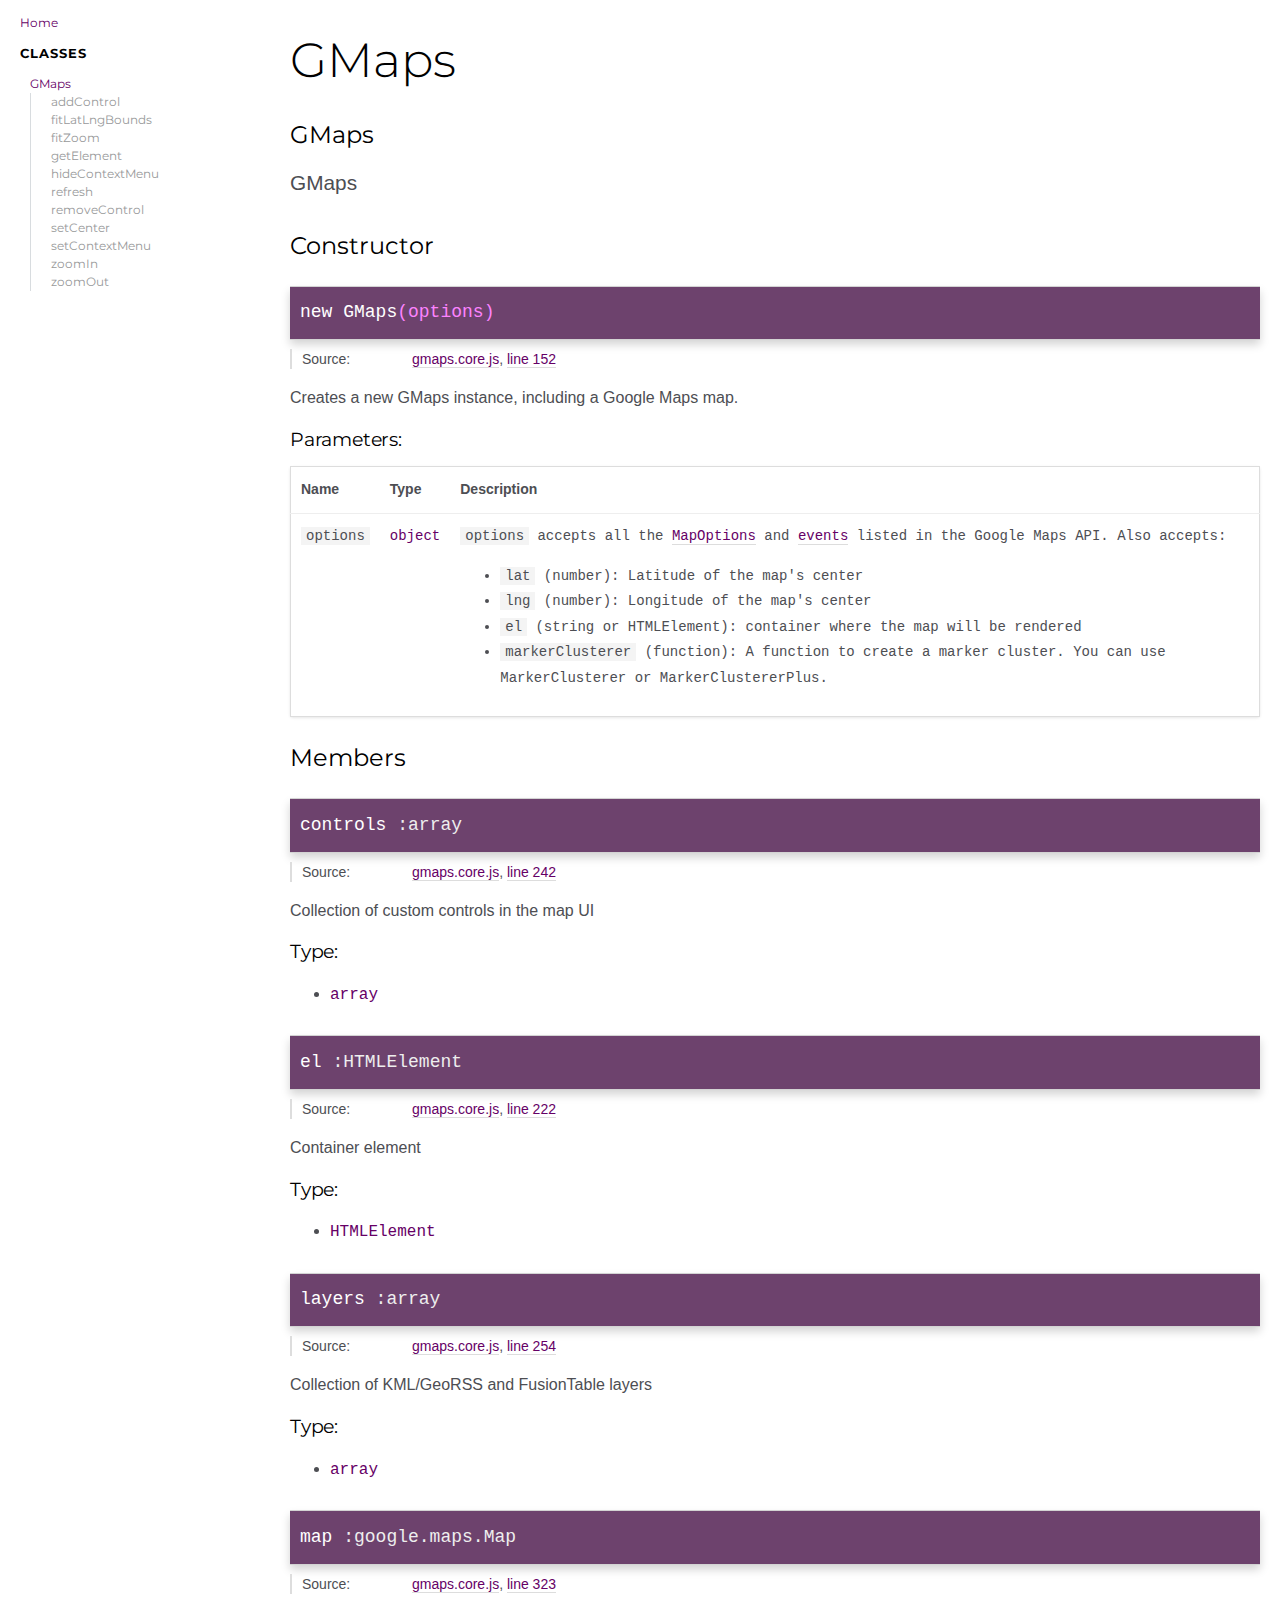
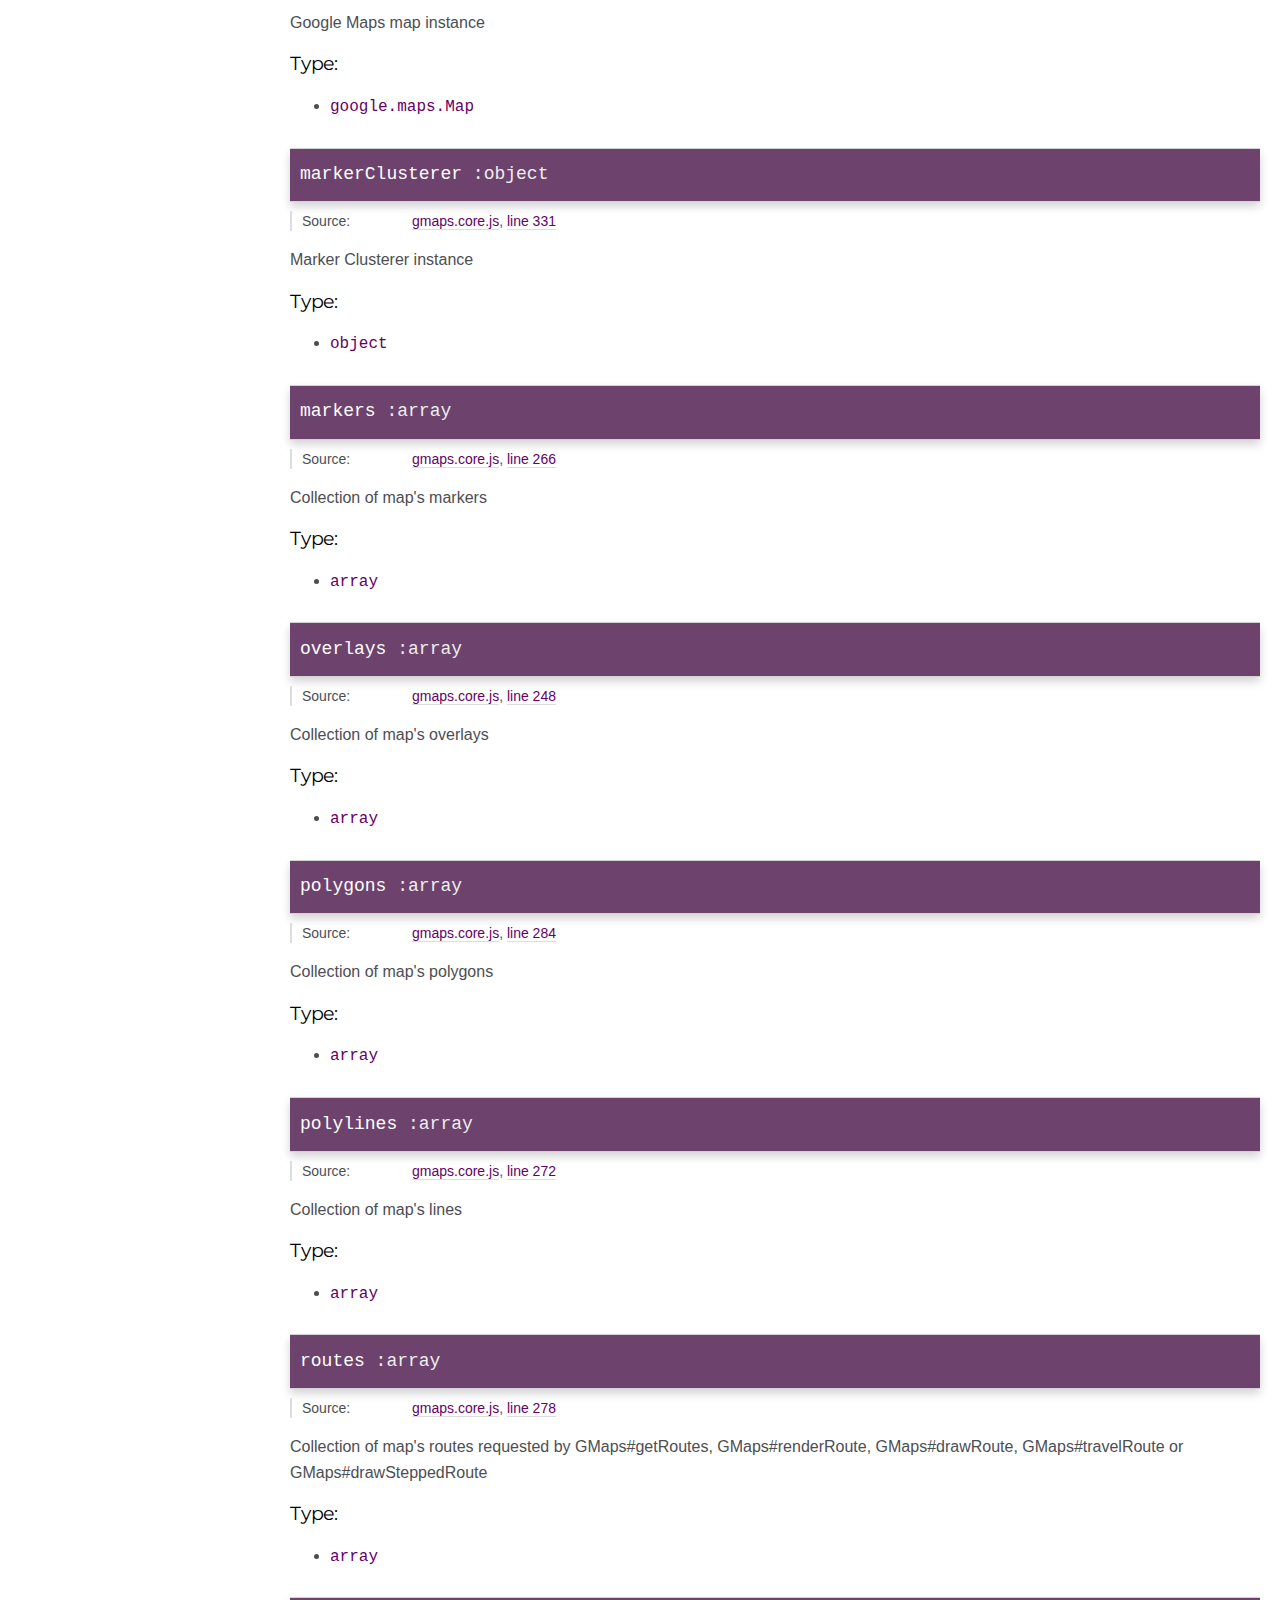
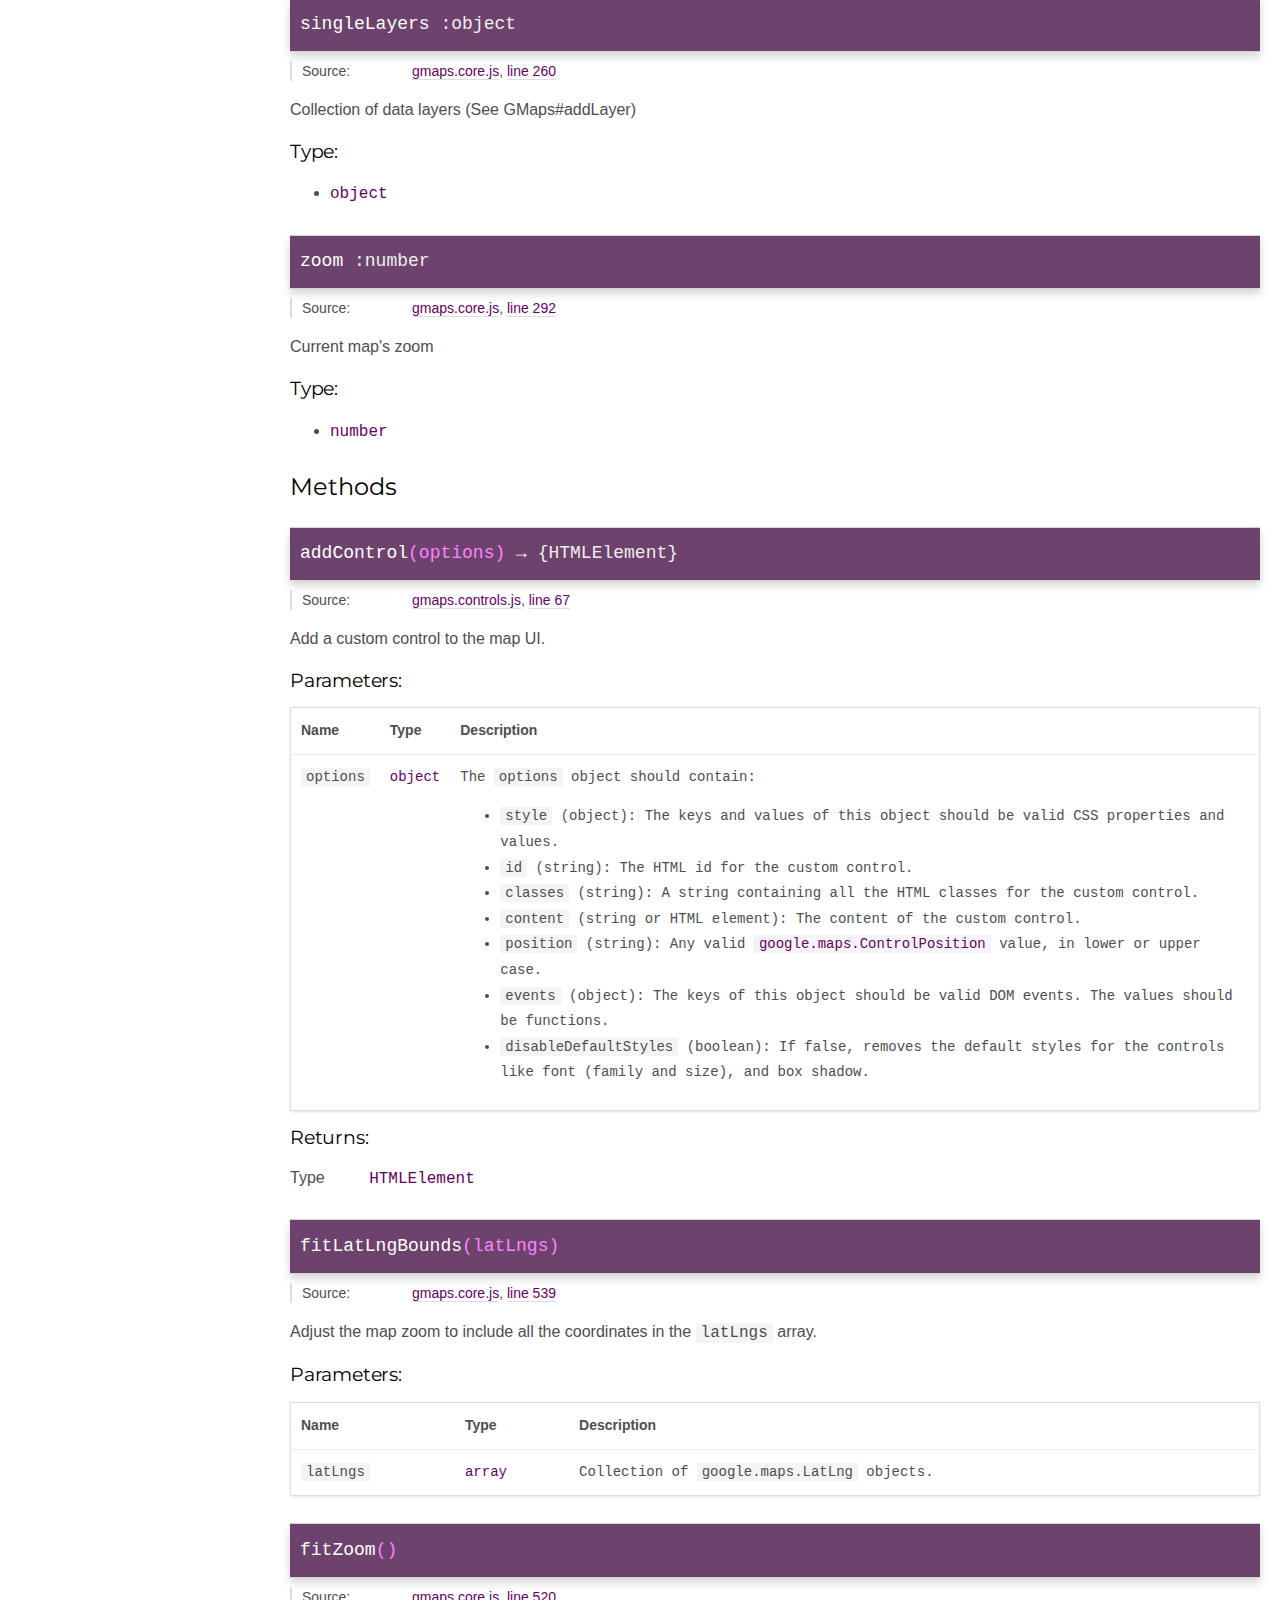
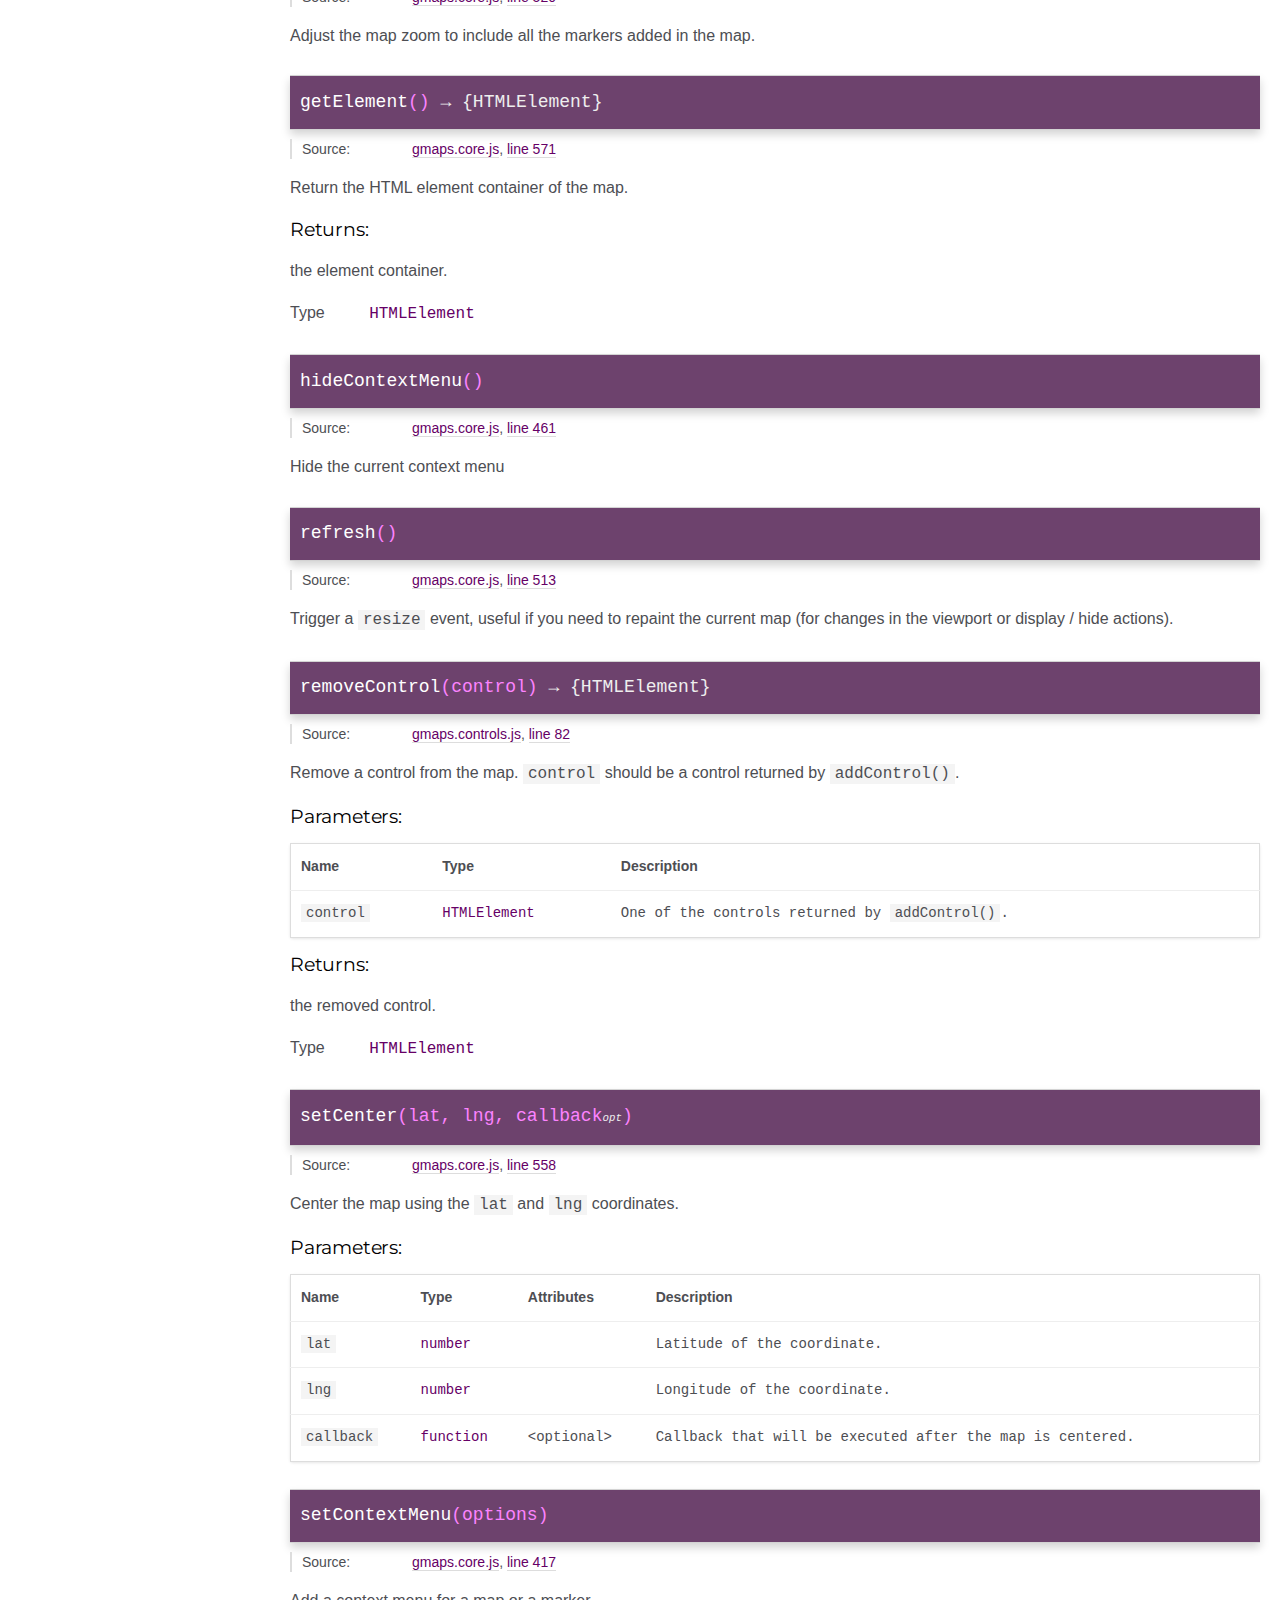
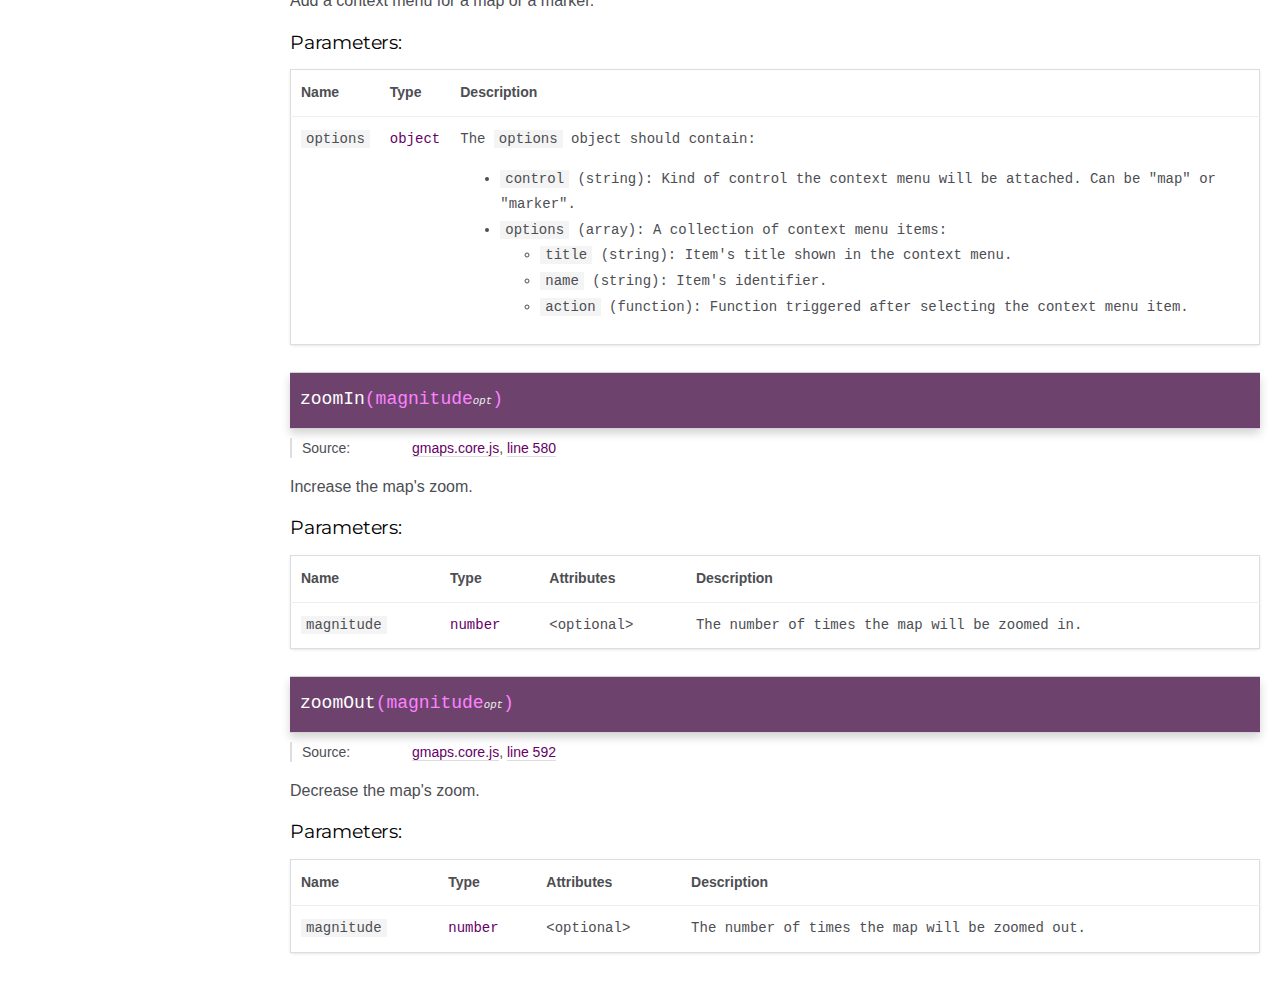
<file: gmaps-master/docs/GMaps.html>
<!DOCTYPE html>
<html lang="en">
<head>
    <meta charset="utf-8">
    <title>GMaps - Documentation</title>

    <script src="scripts/prettify/prettify.js"></script>
    <script src="scripts/prettify/lang-css.js"></script>
    <!--[if lt IE 9]>
      <script src="//html5shiv.googlecode.com/svn/trunk/html5.js"></script>
    <![endif]-->
    <link type="text/css" rel="stylesheet" href="https://code.ionicframework.com/ionicons/2.0.1/css/ionicons.min.css">
    <link type="text/css" rel="stylesheet" href="styles/prettify.css">
    <link type="text/css" rel="stylesheet" href="styles/jsdoc.css">
</head>
<body>

<input type="checkbox" id="nav-trigger" class="nav-trigger" />
<label for="nav-trigger" class="navicon-button x">
  <div class="navicon"></div>
</label>

<label for="nav-trigger" class="overlay"></label>

<nav>
    <h2><a href="index.html">Home</a></h2><h3>Classes</h3><ul><li><a href="GMaps.html">GMaps</a><ul class='methods'><li data-type='method'><a href="GMaps.html#addControl">addControl</a></li><li data-type='method'><a href="GMaps.html#fitLatLngBounds">fitLatLngBounds</a></li><li data-type='method'><a href="GMaps.html#fitZoom">fitZoom</a></li><li data-type='method'><a href="GMaps.html#getElement">getElement</a></li><li data-type='method'><a href="GMaps.html#hideContextMenu">hideContextMenu</a></li><li data-type='method'><a href="GMaps.html#refresh">refresh</a></li><li data-type='method'><a href="GMaps.html#removeControl">removeControl</a></li><li data-type='method'><a href="GMaps.html#setCenter">setCenter</a></li><li data-type='method'><a href="GMaps.html#setContextMenu">setContextMenu</a></li><li data-type='method'><a href="GMaps.html#zoomIn">zoomIn</a></li><li data-type='method'><a href="GMaps.html#zoomOut">zoomOut</a></li></ul></li></ul>
</nav>

<div id="main">
    
    <h1 class="page-title">GMaps</h1>
    

    




<section>

<header>
    
        <h2>
        GMaps
        </h2>
        
            <div class="class-description"><p>GMaps</p></div>
        
    
</header>

<article>
    <div class="container-overview">
    
        

    
    <h2>Constructor</h2>
    

    <h4 class="name" id="GMaps"><span class="type-signature"></span>new GMaps<span class="signature">(options)</span><span class="type-signature"></span></h4>

    




<dl class="details">

    
    <dt class="tag-source">Source:</dt>
    <dd class="tag-source"><ul class="dummy"><li>
        <a href="gmaps.core.js.html">gmaps.core.js</a>, <a href="gmaps.core.js.html#line152">line 152</a>
    </li></ul></dd>
    

    

    

    

    

    

    

    

    

    

    

    

    

    

    

    
</dl>





<div class="description">
    <p>Creates a new GMaps instance, including a Google Maps map.</p>
</div>











    <h5>Parameters:</h5>
    

<table class="params">
    <thead>
    <tr>
        
        <th>Name</th>
        

        <th>Type</th>

        

        

        <th class="last">Description</th>
    </tr>
    </thead>

    <tbody>
    

        <tr>
            
                <td class="name"><code>options</code></td>
            

            <td class="type">
            
                
<span class="param-type">object</span>


            
            </td>

            

            

            <td class="description last"><p><code>options</code> accepts all the <a href="https://developers.google.com/maps/documentation/javascript/reference#MapOptions">MapOptions</a> and <a href="https://developers.google.com/maps/documentation/javascript/reference#Map">events</a> listed in the Google Maps API. Also accepts:</p>
<ul>
<li><code>lat</code> (number): Latitude of the map's center</li>
<li><code>lng</code> (number): Longitude of the map's center</li>
<li><code>el</code> (string or HTMLElement): container where the map will be rendered</li>
<li><code>markerClusterer</code> (function): A function to create a marker cluster. You can use MarkerClusterer or MarkerClustererPlus.</li>
</ul></td>
        </tr>

    
    </tbody>
</table>
















    
    </div>

    

    

    

     

    

    
        <h3 class="subsection-title">Members</h3>

        
            
<h4 class="name" id="controls"><span class="type-signature"></span>controls<span class="type-signature"> :array</span></h4>





<dl class="details">

    
    <dt class="tag-source">Source:</dt>
    <dd class="tag-source"><ul class="dummy"><li>
        <a href="gmaps.core.js.html">gmaps.core.js</a>, <a href="gmaps.core.js.html#line242">line 242</a>
    </li></ul></dd>
    

    

    

    

    

    

    

    

    

    

    

    

    

    

    

    
</dl>





<div class="description">
    <p>Collection of custom controls in the map UI</p>
</div>



    <h5>Type:</h5>
    <ul>
        <li>
            
<span class="param-type">array</span>


        </li>
    </ul>






        
            
<h4 class="name" id="el"><span class="type-signature"></span>el<span class="type-signature"> :HTMLElement</span></h4>





<dl class="details">

    
    <dt class="tag-source">Source:</dt>
    <dd class="tag-source"><ul class="dummy"><li>
        <a href="gmaps.core.js.html">gmaps.core.js</a>, <a href="gmaps.core.js.html#line222">line 222</a>
    </li></ul></dd>
    

    

    

    

    

    

    

    

    

    

    

    

    

    

    

    
</dl>





<div class="description">
    <p>Container element</p>
</div>



    <h5>Type:</h5>
    <ul>
        <li>
            
<span class="param-type">HTMLElement</span>


        </li>
    </ul>






        
            
<h4 class="name" id="layers"><span class="type-signature"></span>layers<span class="type-signature"> :array</span></h4>





<dl class="details">

    
    <dt class="tag-source">Source:</dt>
    <dd class="tag-source"><ul class="dummy"><li>
        <a href="gmaps.core.js.html">gmaps.core.js</a>, <a href="gmaps.core.js.html#line254">line 254</a>
    </li></ul></dd>
    

    

    

    

    

    

    

    

    

    

    

    

    

    

    

    
</dl>





<div class="description">
    <p>Collection of KML/GeoRSS and FusionTable layers</p>
</div>



    <h5>Type:</h5>
    <ul>
        <li>
            
<span class="param-type">array</span>


        </li>
    </ul>






        
            
<h4 class="name" id="map"><span class="type-signature"></span>map<span class="type-signature"> :google.maps.Map</span></h4>





<dl class="details">

    
    <dt class="tag-source">Source:</dt>
    <dd class="tag-source"><ul class="dummy"><li>
        <a href="gmaps.core.js.html">gmaps.core.js</a>, <a href="gmaps.core.js.html#line323">line 323</a>
    </li></ul></dd>
    

    

    

    

    

    

    

    

    

    

    

    

    

    

    

    
</dl>





<div class="description">
    <p>Google Maps map instance</p>
</div>



    <h5>Type:</h5>
    <ul>
        <li>
            
<span class="param-type">google.maps.Map</span>


        </li>
    </ul>






        
            
<h4 class="name" id="markerClusterer"><span class="type-signature"></span>markerClusterer<span class="type-signature"> :object</span></h4>





<dl class="details">

    
    <dt class="tag-source">Source:</dt>
    <dd class="tag-source"><ul class="dummy"><li>
        <a href="gmaps.core.js.html">gmaps.core.js</a>, <a href="gmaps.core.js.html#line331">line 331</a>
    </li></ul></dd>
    

    

    

    

    

    

    

    

    

    

    

    

    

    

    

    
</dl>





<div class="description">
    <p>Marker Clusterer instance</p>
</div>



    <h5>Type:</h5>
    <ul>
        <li>
            
<span class="param-type">object</span>


        </li>
    </ul>






        
            
<h4 class="name" id="markers"><span class="type-signature"></span>markers<span class="type-signature"> :array</span></h4>





<dl class="details">

    
    <dt class="tag-source">Source:</dt>
    <dd class="tag-source"><ul class="dummy"><li>
        <a href="gmaps.core.js.html">gmaps.core.js</a>, <a href="gmaps.core.js.html#line266">line 266</a>
    </li></ul></dd>
    

    

    

    

    

    

    

    

    

    

    

    

    

    

    

    
</dl>





<div class="description">
    <p>Collection of map's markers</p>
</div>



    <h5>Type:</h5>
    <ul>
        <li>
            
<span class="param-type">array</span>


        </li>
    </ul>






        
            
<h4 class="name" id="overlays"><span class="type-signature"></span>overlays<span class="type-signature"> :array</span></h4>





<dl class="details">

    
    <dt class="tag-source">Source:</dt>
    <dd class="tag-source"><ul class="dummy"><li>
        <a href="gmaps.core.js.html">gmaps.core.js</a>, <a href="gmaps.core.js.html#line248">line 248</a>
    </li></ul></dd>
    

    

    

    

    

    

    

    

    

    

    

    

    

    

    

    
</dl>





<div class="description">
    <p>Collection of map's overlays</p>
</div>



    <h5>Type:</h5>
    <ul>
        <li>
            
<span class="param-type">array</span>


        </li>
    </ul>






        
            
<h4 class="name" id="polygons"><span class="type-signature"></span>polygons<span class="type-signature"> :array</span></h4>





<dl class="details">

    
    <dt class="tag-source">Source:</dt>
    <dd class="tag-source"><ul class="dummy"><li>
        <a href="gmaps.core.js.html">gmaps.core.js</a>, <a href="gmaps.core.js.html#line284">line 284</a>
    </li></ul></dd>
    

    

    

    

    

    

    

    

    

    

    

    

    

    

    

    
</dl>





<div class="description">
    <p>Collection of map's polygons</p>
</div>



    <h5>Type:</h5>
    <ul>
        <li>
            
<span class="param-type">array</span>


        </li>
    </ul>






        
            
<h4 class="name" id="polylines"><span class="type-signature"></span>polylines<span class="type-signature"> :array</span></h4>





<dl class="details">

    
    <dt class="tag-source">Source:</dt>
    <dd class="tag-source"><ul class="dummy"><li>
        <a href="gmaps.core.js.html">gmaps.core.js</a>, <a href="gmaps.core.js.html#line272">line 272</a>
    </li></ul></dd>
    

    

    

    

    

    

    

    

    

    

    

    

    

    

    

    
</dl>





<div class="description">
    <p>Collection of map's lines</p>
</div>



    <h5>Type:</h5>
    <ul>
        <li>
            
<span class="param-type">array</span>


        </li>
    </ul>






        
            
<h4 class="name" id="routes"><span class="type-signature"></span>routes<span class="type-signature"> :array</span></h4>





<dl class="details">

    
    <dt class="tag-source">Source:</dt>
    <dd class="tag-source"><ul class="dummy"><li>
        <a href="gmaps.core.js.html">gmaps.core.js</a>, <a href="gmaps.core.js.html#line278">line 278</a>
    </li></ul></dd>
    

    

    

    

    

    

    

    

    

    

    

    

    

    

    

    
</dl>





<div class="description">
    <p>Collection of map's routes requested by GMaps#getRoutes, GMaps#renderRoute, GMaps#drawRoute, GMaps#travelRoute or GMaps#drawSteppedRoute</p>
</div>



    <h5>Type:</h5>
    <ul>
        <li>
            
<span class="param-type">array</span>


        </li>
    </ul>






        
            
<h4 class="name" id="singleLayers"><span class="type-signature"></span>singleLayers<span class="type-signature"> :object</span></h4>





<dl class="details">

    
    <dt class="tag-source">Source:</dt>
    <dd class="tag-source"><ul class="dummy"><li>
        <a href="gmaps.core.js.html">gmaps.core.js</a>, <a href="gmaps.core.js.html#line260">line 260</a>
    </li></ul></dd>
    

    

    

    

    

    

    

    

    

    

    

    

    

    

    

    
</dl>





<div class="description">
    <p>Collection of data layers (See GMaps#addLayer)</p>
</div>



    <h5>Type:</h5>
    <ul>
        <li>
            
<span class="param-type">object</span>


        </li>
    </ul>






        
            
<h4 class="name" id="zoom"><span class="type-signature"></span>zoom<span class="type-signature"> :number</span></h4>





<dl class="details">

    
    <dt class="tag-source">Source:</dt>
    <dd class="tag-source"><ul class="dummy"><li>
        <a href="gmaps.core.js.html">gmaps.core.js</a>, <a href="gmaps.core.js.html#line292">line 292</a>
    </li></ul></dd>
    

    

    

    

    

    

    

    

    

    

    

    

    

    

    

    
</dl>





<div class="description">
    <p>Current map's zoom</p>
</div>



    <h5>Type:</h5>
    <ul>
        <li>
            
<span class="param-type">number</span>


        </li>
    </ul>






        
    

    
        <h3 class="subsection-title">Methods</h3>

        
            

    

    <h4 class="name" id="addControl"><span class="type-signature"></span>addControl<span class="signature">(options)</span><span class="type-signature"> &rarr; {HTMLElement}</span></h4>

    




<dl class="details">

    
    <dt class="tag-source">Source:</dt>
    <dd class="tag-source"><ul class="dummy"><li>
        <a href="gmaps.controls.js.html">gmaps.controls.js</a>, <a href="gmaps.controls.js.html#line67">line 67</a>
    </li></ul></dd>
    

    

    

    

    

    

    

    

    

    

    

    

    

    

    

    
</dl>





<div class="description">
    <p>Add a custom control to the map UI.</p>
</div>











    <h5>Parameters:</h5>
    

<table class="params">
    <thead>
    <tr>
        
        <th>Name</th>
        

        <th>Type</th>

        

        

        <th class="last">Description</th>
    </tr>
    </thead>

    <tbody>
    

        <tr>
            
                <td class="name"><code>options</code></td>
            

            <td class="type">
            
                
<span class="param-type">object</span>


            
            </td>

            

            

            <td class="description last"><p>The <code>options</code> object should contain:</p>
<ul>
<li><code>style</code> (object): The keys and values of this object should be valid CSS properties and values.</li>
<li><code>id</code> (string): The HTML id for the custom control.</li>
<li><code>classes</code> (string): A string containing all the HTML classes for the custom control.</li>
<li><code>content</code> (string or HTML element): The content of the custom control.</li>
<li><code>position</code> (string): Any valid <a href="https://developers.google.com/maps/documentation/javascript/controls#ControlPositioning"><code>google.maps.ControlPosition</code></a> value, in lower or upper case.</li>
<li><code>events</code> (object): The keys of this object should be valid DOM events. The values should be functions.</li>
<li><code>disableDefaultStyles</code> (boolean): If false, removes the default styles for the controls like font (family and size), and box shadow.</li>
</ul></td>
        </tr>

    
    </tbody>
</table>














<h5>Returns:</h5>

        


<dl class="param-type">
    <dt>
        Type
    </dt>
    <dd>
        
<span class="param-type">HTMLElement</span>


    </dd>
</dl>

    


        
            

    

    <h4 class="name" id="fitLatLngBounds"><span class="type-signature"></span>fitLatLngBounds<span class="signature">(latLngs)</span><span class="type-signature"></span></h4>

    




<dl class="details">

    
    <dt class="tag-source">Source:</dt>
    <dd class="tag-source"><ul class="dummy"><li>
        <a href="gmaps.core.js.html">gmaps.core.js</a>, <a href="gmaps.core.js.html#line539">line 539</a>
    </li></ul></dd>
    

    

    

    

    

    

    

    

    

    

    

    

    

    

    

    
</dl>





<div class="description">
    <p>Adjust the map zoom to include all the coordinates in the <code>latLngs</code> array.</p>
</div>











    <h5>Parameters:</h5>
    

<table class="params">
    <thead>
    <tr>
        
        <th>Name</th>
        

        <th>Type</th>

        

        

        <th class="last">Description</th>
    </tr>
    </thead>

    <tbody>
    

        <tr>
            
                <td class="name"><code>latLngs</code></td>
            

            <td class="type">
            
                
<span class="param-type">array</span>


            
            </td>

            

            

            <td class="description last"><p>Collection of <code>google.maps.LatLng</code> objects.</p></td>
        </tr>

    
    </tbody>
</table>
















        
            

    

    <h4 class="name" id="fitZoom"><span class="type-signature"></span>fitZoom<span class="signature">()</span><span class="type-signature"></span></h4>

    




<dl class="details">

    
    <dt class="tag-source">Source:</dt>
    <dd class="tag-source"><ul class="dummy"><li>
        <a href="gmaps.core.js.html">gmaps.core.js</a>, <a href="gmaps.core.js.html#line520">line 520</a>
    </li></ul></dd>
    

    

    

    

    

    

    

    

    

    

    

    

    

    

    

    
</dl>





<div class="description">
    <p>Adjust the map zoom to include all the markers added in the map.</p>
</div>

























        
            

    

    <h4 class="name" id="getElement"><span class="type-signature"></span>getElement<span class="signature">()</span><span class="type-signature"> &rarr; {HTMLElement}</span></h4>

    




<dl class="details">

    
    <dt class="tag-source">Source:</dt>
    <dd class="tag-source"><ul class="dummy"><li>
        <a href="gmaps.core.js.html">gmaps.core.js</a>, <a href="gmaps.core.js.html#line571">line 571</a>
    </li></ul></dd>
    

    

    

    

    

    

    

    

    

    

    

    

    

    

    

    
</dl>





<div class="description">
    <p>Return the HTML element container of the map.</p>
</div>























<h5>Returns:</h5>

        
<div class="param-desc">
    <p>the element container.</p>
</div>



<dl class="param-type">
    <dt>
        Type
    </dt>
    <dd>
        
<span class="param-type">HTMLElement</span>


    </dd>
</dl>

    


        
            

    

    <h4 class="name" id="hideContextMenu"><span class="type-signature"></span>hideContextMenu<span class="signature">()</span><span class="type-signature"></span></h4>

    




<dl class="details">

    
    <dt class="tag-source">Source:</dt>
    <dd class="tag-source"><ul class="dummy"><li>
        <a href="gmaps.core.js.html">gmaps.core.js</a>, <a href="gmaps.core.js.html#line461">line 461</a>
    </li></ul></dd>
    

    

    

    

    

    

    

    

    

    

    

    

    

    

    

    
</dl>





<div class="description">
    <p>Hide the current context menu</p>
</div>

























        
            

    

    <h4 class="name" id="refresh"><span class="type-signature"></span>refresh<span class="signature">()</span><span class="type-signature"></span></h4>

    




<dl class="details">

    
    <dt class="tag-source">Source:</dt>
    <dd class="tag-source"><ul class="dummy"><li>
        <a href="gmaps.core.js.html">gmaps.core.js</a>, <a href="gmaps.core.js.html#line513">line 513</a>
    </li></ul></dd>
    

    

    

    

    

    

    

    

    

    

    

    

    

    

    

    
</dl>





<div class="description">
    <p>Trigger a <code>resize</code> event, useful if you need to repaint the current map (for changes in the viewport or display / hide actions).</p>
</div>

























        
            

    

    <h4 class="name" id="removeControl"><span class="type-signature"></span>removeControl<span class="signature">(control)</span><span class="type-signature"> &rarr; {HTMLElement}</span></h4>

    




<dl class="details">

    
    <dt class="tag-source">Source:</dt>
    <dd class="tag-source"><ul class="dummy"><li>
        <a href="gmaps.controls.js.html">gmaps.controls.js</a>, <a href="gmaps.controls.js.html#line82">line 82</a>
    </li></ul></dd>
    

    

    

    

    

    

    

    

    

    

    

    

    

    

    

    
</dl>





<div class="description">
    <p>Remove a control from the map. <code>control</code> should be a control returned by <code>addControl()</code>.</p>
</div>











    <h5>Parameters:</h5>
    

<table class="params">
    <thead>
    <tr>
        
        <th>Name</th>
        

        <th>Type</th>

        

        

        <th class="last">Description</th>
    </tr>
    </thead>

    <tbody>
    

        <tr>
            
                <td class="name"><code>control</code></td>
            

            <td class="type">
            
                
<span class="param-type">HTMLElement</span>


            
            </td>

            

            

            <td class="description last"><p>One of the controls returned by <code>addControl()</code>.</p></td>
        </tr>

    
    </tbody>
</table>














<h5>Returns:</h5>

        
<div class="param-desc">
    <p>the removed control.</p>
</div>



<dl class="param-type">
    <dt>
        Type
    </dt>
    <dd>
        
<span class="param-type">HTMLElement</span>


    </dd>
</dl>

    


        
            

    

    <h4 class="name" id="setCenter"><span class="type-signature"></span>setCenter<span class="signature">(lat, lng, callback<span class="signature-attributes">opt</span>)</span><span class="type-signature"></span></h4>

    




<dl class="details">

    
    <dt class="tag-source">Source:</dt>
    <dd class="tag-source"><ul class="dummy"><li>
        <a href="gmaps.core.js.html">gmaps.core.js</a>, <a href="gmaps.core.js.html#line558">line 558</a>
    </li></ul></dd>
    

    

    

    

    

    

    

    

    

    

    

    

    

    

    

    
</dl>





<div class="description">
    <p>Center the map using the <code>lat</code> and <code>lng</code> coordinates.</p>
</div>











    <h5>Parameters:</h5>
    

<table class="params">
    <thead>
    <tr>
        
        <th>Name</th>
        

        <th>Type</th>

        
        <th>Attributes</th>
        

        

        <th class="last">Description</th>
    </tr>
    </thead>

    <tbody>
    

        <tr>
            
                <td class="name"><code>lat</code></td>
            

            <td class="type">
            
                
<span class="param-type">number</span>


            
            </td>

            
                <td class="attributes">
                

                

                
                </td>
            

            

            <td class="description last"><p>Latitude of the coordinate.</p></td>
        </tr>

    

        <tr>
            
                <td class="name"><code>lng</code></td>
            

            <td class="type">
            
                
<span class="param-type">number</span>


            
            </td>

            
                <td class="attributes">
                

                

                
                </td>
            

            

            <td class="description last"><p>Longitude of the coordinate.</p></td>
        </tr>

    

        <tr>
            
                <td class="name"><code>callback</code></td>
            

            <td class="type">
            
                
<span class="param-type">function</span>


            
            </td>

            
                <td class="attributes">
                
                    &lt;optional><br>
                

                

                
                </td>
            

            

            <td class="description last"><p>Callback that will be executed after the map is centered.</p></td>
        </tr>

    
    </tbody>
</table>
















        
            

    

    <h4 class="name" id="setContextMenu"><span class="type-signature"></span>setContextMenu<span class="signature">(options)</span><span class="type-signature"></span></h4>

    




<dl class="details">

    
    <dt class="tag-source">Source:</dt>
    <dd class="tag-source"><ul class="dummy"><li>
        <a href="gmaps.core.js.html">gmaps.core.js</a>, <a href="gmaps.core.js.html#line417">line 417</a>
    </li></ul></dd>
    

    

    

    

    

    

    

    

    

    

    

    

    

    

    

    
</dl>





<div class="description">
    <p>Add a context menu for a map or a marker.</p>
</div>











    <h5>Parameters:</h5>
    

<table class="params">
    <thead>
    <tr>
        
        <th>Name</th>
        

        <th>Type</th>

        

        

        <th class="last">Description</th>
    </tr>
    </thead>

    <tbody>
    

        <tr>
            
                <td class="name"><code>options</code></td>
            

            <td class="type">
            
                
<span class="param-type">object</span>


            
            </td>

            

            

            <td class="description last"><p>The <code>options</code> object should contain:</p>
<ul>
<li><code>control</code> (string): Kind of control the context menu will be attached. Can be &quot;map&quot; or &quot;marker&quot;.</li>
<li><code>options</code> (array): A collection of context menu items:<ul>
<li><code>title</code> (string): Item's title shown in the context menu.</li>
<li><code>name</code> (string): Item's identifier.</li>
<li><code>action</code> (function): Function triggered after selecting the context menu item.</li>
</ul>
</li>
</ul></td>
        </tr>

    
    </tbody>
</table>
















        
            

    

    <h4 class="name" id="zoomIn"><span class="type-signature"></span>zoomIn<span class="signature">(magnitude<span class="signature-attributes">opt</span>)</span><span class="type-signature"></span></h4>

    




<dl class="details">

    
    <dt class="tag-source">Source:</dt>
    <dd class="tag-source"><ul class="dummy"><li>
        <a href="gmaps.core.js.html">gmaps.core.js</a>, <a href="gmaps.core.js.html#line580">line 580</a>
    </li></ul></dd>
    

    

    

    

    

    

    

    

    

    

    

    

    

    

    

    
</dl>





<div class="description">
    <p>Increase the map's zoom.</p>
</div>











    <h5>Parameters:</h5>
    

<table class="params">
    <thead>
    <tr>
        
        <th>Name</th>
        

        <th>Type</th>

        
        <th>Attributes</th>
        

        

        <th class="last">Description</th>
    </tr>
    </thead>

    <tbody>
    

        <tr>
            
                <td class="name"><code>magnitude</code></td>
            

            <td class="type">
            
                
<span class="param-type">number</span>


            
            </td>

            
                <td class="attributes">
                
                    &lt;optional><br>
                

                

                
                </td>
            

            

            <td class="description last"><p>The number of times the map will be zoomed in.</p></td>
        </tr>

    
    </tbody>
</table>
















        
            

    

    <h4 class="name" id="zoomOut"><span class="type-signature"></span>zoomOut<span class="signature">(magnitude<span class="signature-attributes">opt</span>)</span><span class="type-signature"></span></h4>

    




<dl class="details">

    
    <dt class="tag-source">Source:</dt>
    <dd class="tag-source"><ul class="dummy"><li>
        <a href="gmaps.core.js.html">gmaps.core.js</a>, <a href="gmaps.core.js.html#line592">line 592</a>
    </li></ul></dd>
    

    

    

    

    

    

    

    

    

    

    

    

    

    

    

    
</dl>





<div class="description">
    <p>Decrease the map's zoom.</p>
</div>











    <h5>Parameters:</h5>
    

<table class="params">
    <thead>
    <tr>
        
        <th>Name</th>
        

        <th>Type</th>

        
        <th>Attributes</th>
        

        

        <th class="last">Description</th>
    </tr>
    </thead>

    <tbody>
    

        <tr>
            
                <td class="name"><code>magnitude</code></td>
            

            <td class="type">
            
                
<span class="param-type">number</span>


            
            </td>

            
                <td class="attributes">
                
                    &lt;optional><br>
                

                

                
                </td>
            

            

            <td class="description last"><p>The number of times the map will be zoomed out.</p></td>
        </tr>

    
    </tbody>
</table>
















        
    

    

    
</article>

</section>




</div>

<br class="clear">

<footer>
    Documentation generated by <a href="https://github.com/jsdoc3/jsdoc">JSDoc 3.4.0</a> on Sun Apr 03 2016 18:36:23 GMT-0400 (EDT) using the Minami theme.
</footer>

<script>prettyPrint();</script>
<script src="scripts/linenumber.js"></script>
</body>
</html>
</file>
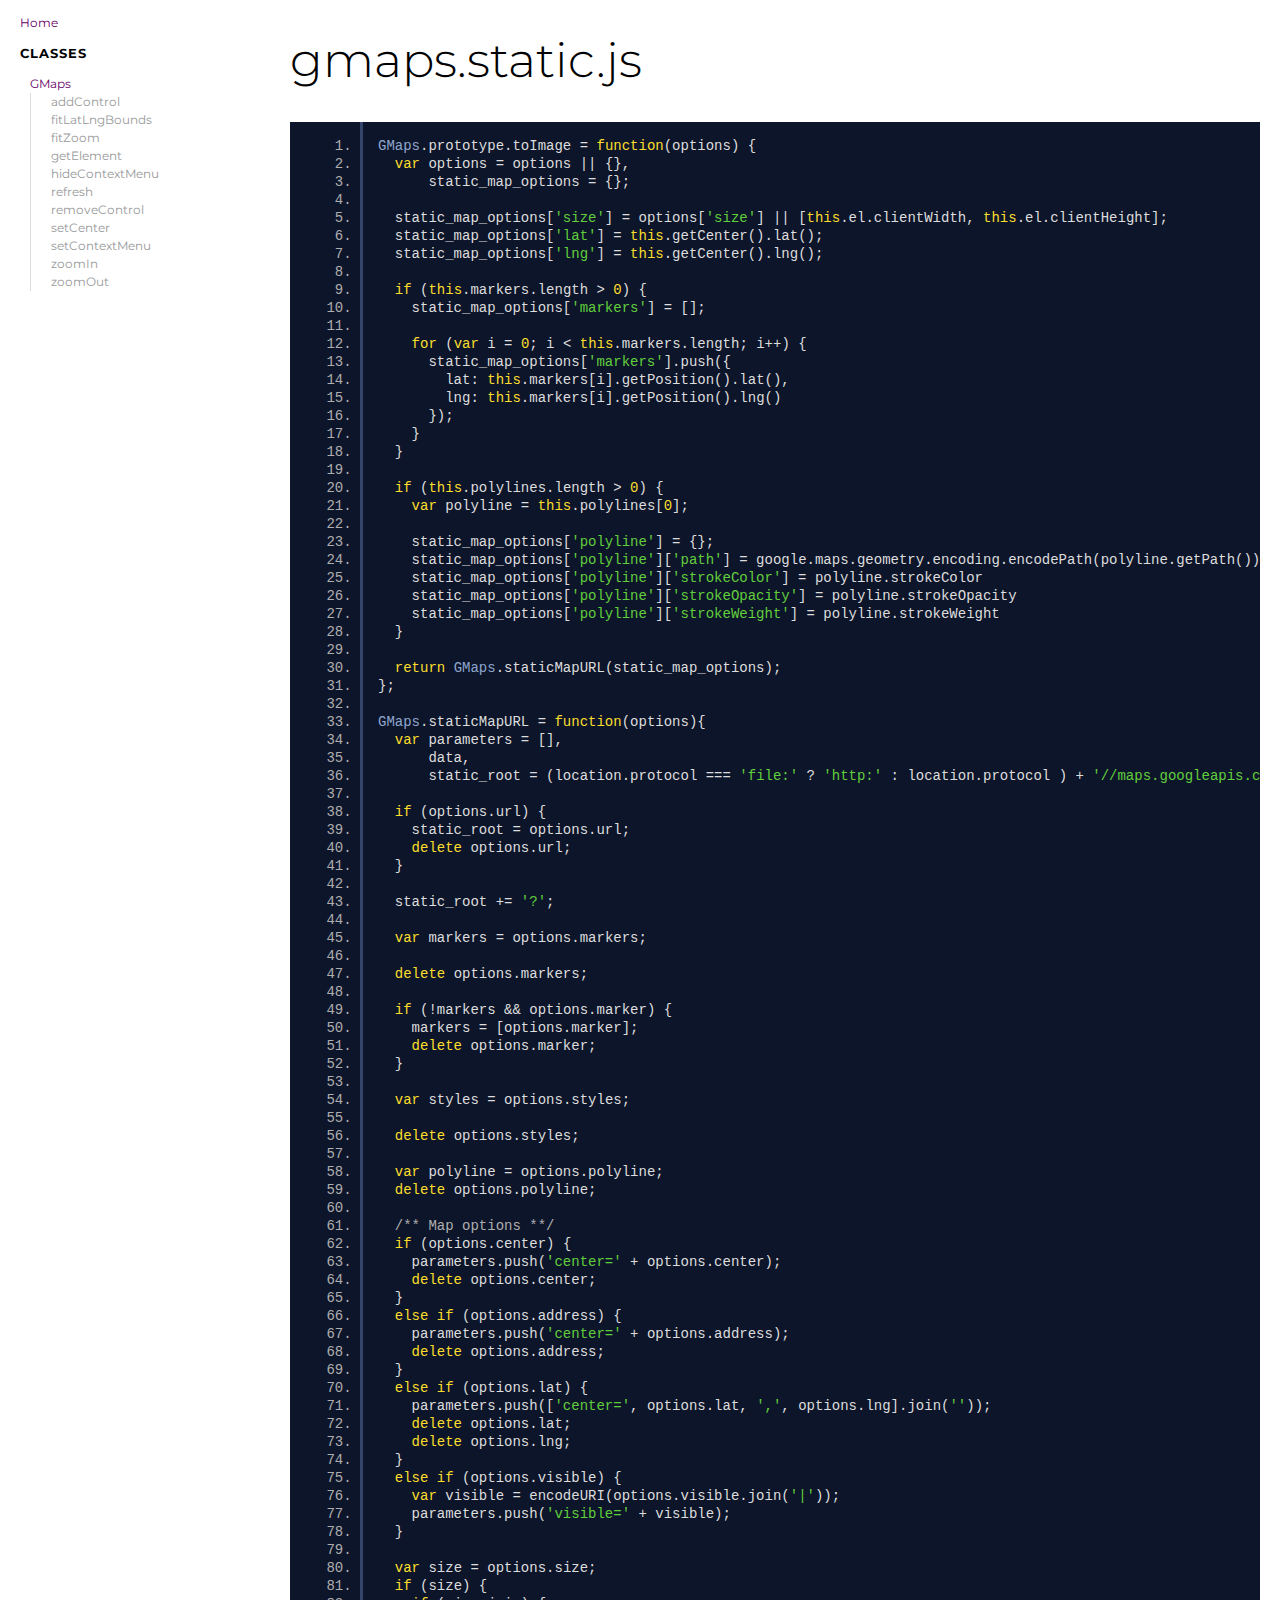
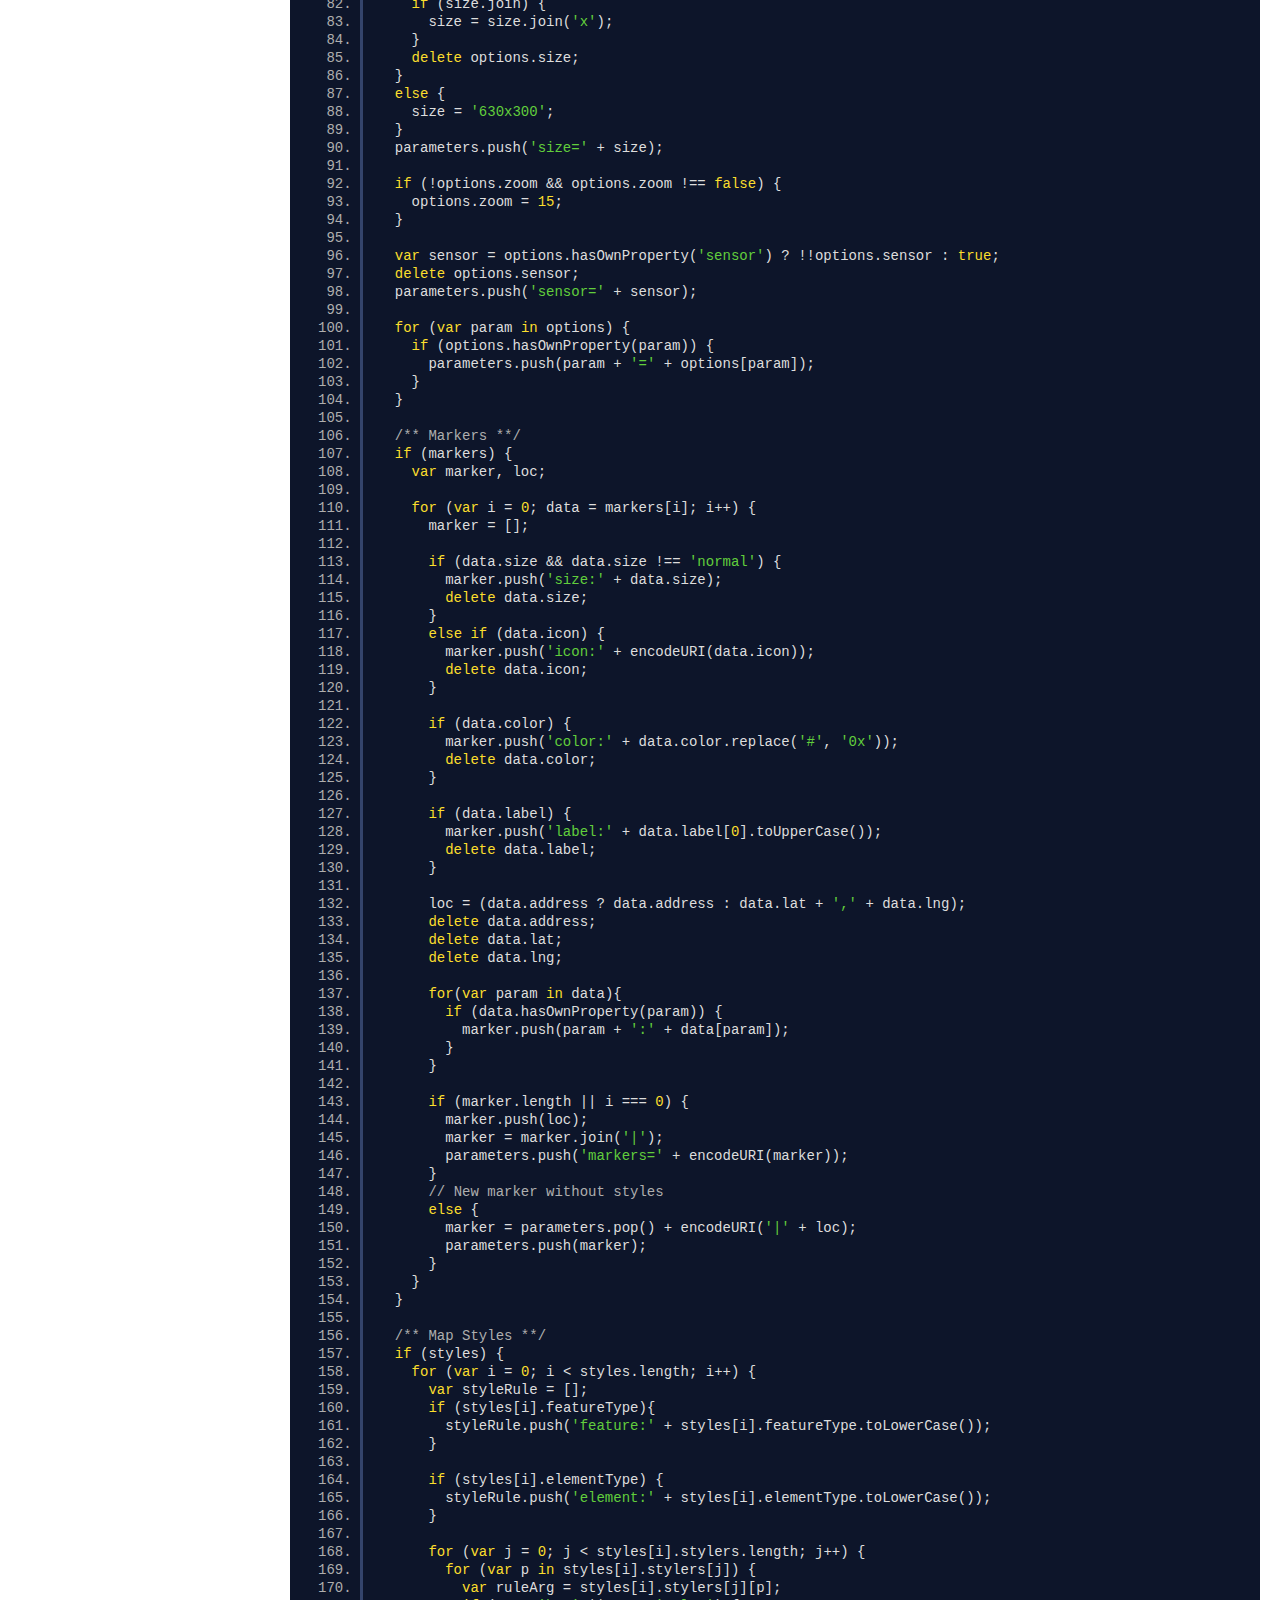
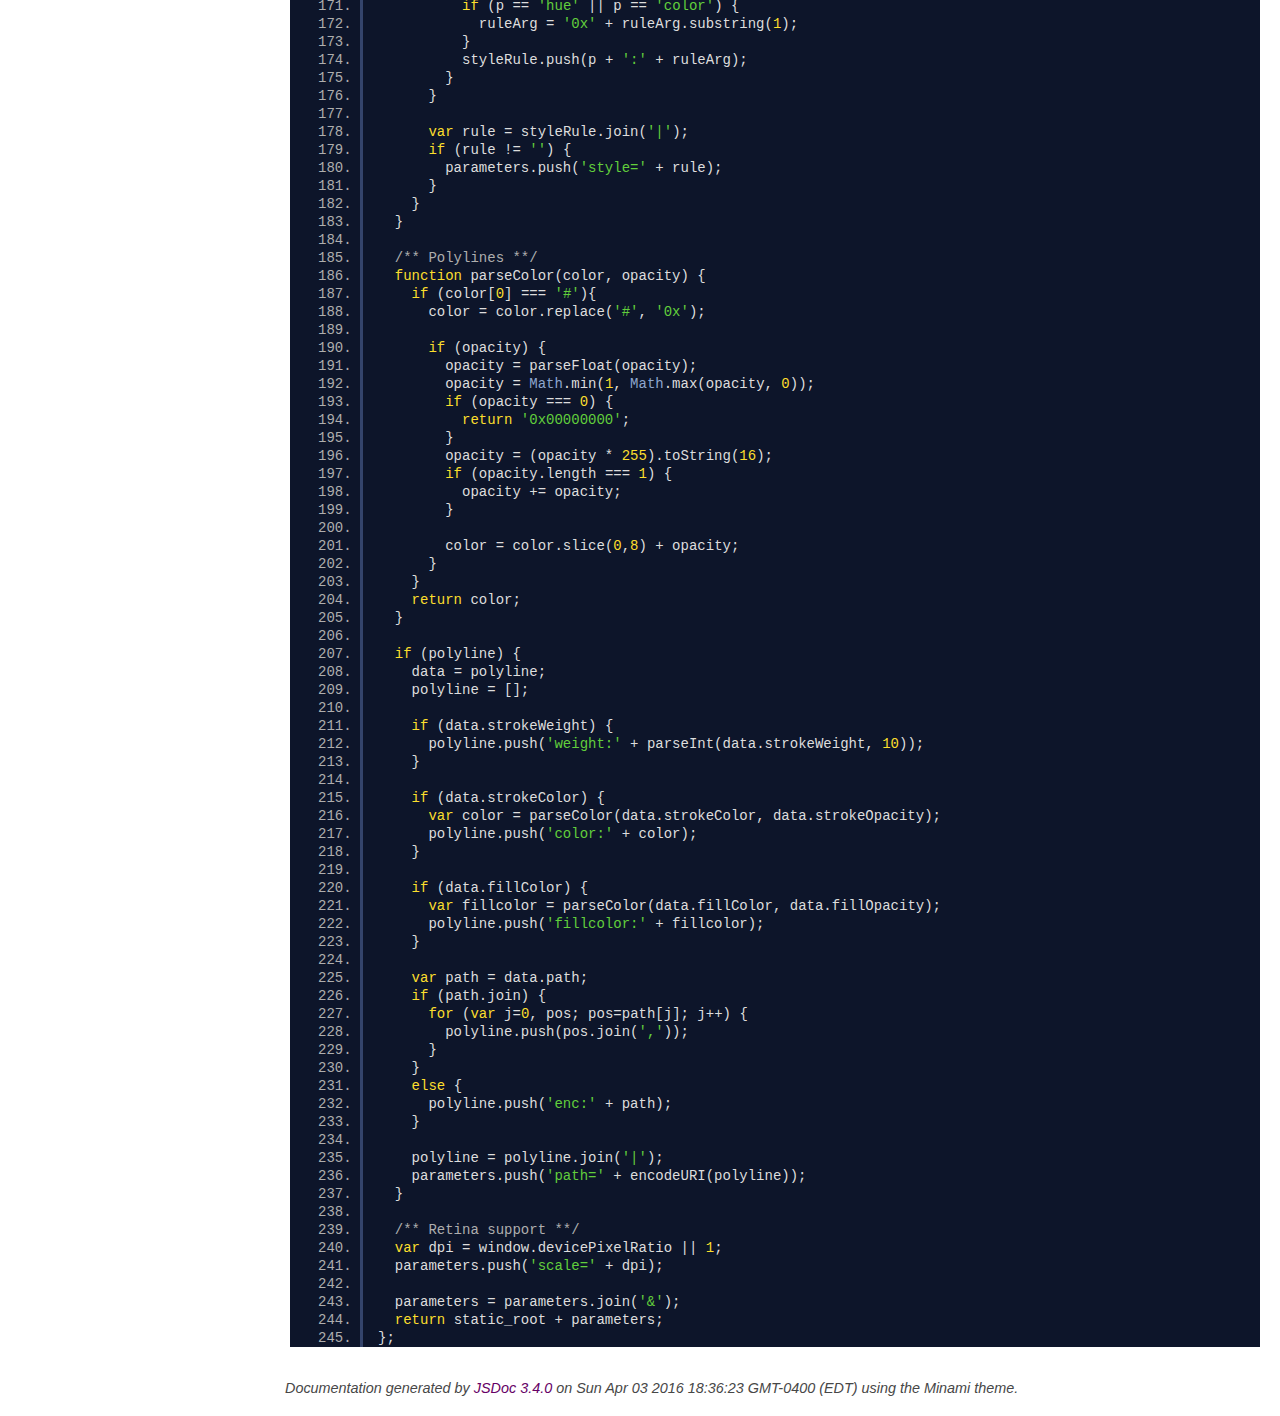
<file: gmaps-master/docs/gmaps.static.js.html>
<!DOCTYPE html>
<html lang="en">
<head>
    <meta charset="utf-8">
    <title>gmaps.static.js - Documentation</title>

    <script src="scripts/prettify/prettify.js"></script>
    <script src="scripts/prettify/lang-css.js"></script>
    <!--[if lt IE 9]>
      <script src="//html5shiv.googlecode.com/svn/trunk/html5.js"></script>
    <![endif]-->
    <link type="text/css" rel="stylesheet" href="https://code.ionicframework.com/ionicons/2.0.1/css/ionicons.min.css">
    <link type="text/css" rel="stylesheet" href="styles/prettify.css">
    <link type="text/css" rel="stylesheet" href="styles/jsdoc.css">
</head>
<body>

<input type="checkbox" id="nav-trigger" class="nav-trigger" />
<label for="nav-trigger" class="navicon-button x">
  <div class="navicon"></div>
</label>

<label for="nav-trigger" class="overlay"></label>

<nav>
    <h2><a href="index.html">Home</a></h2><h3>Classes</h3><ul><li><a href="GMaps.html">GMaps</a><ul class='methods'><li data-type='method'><a href="GMaps.html#addControl">addControl</a></li><li data-type='method'><a href="GMaps.html#fitLatLngBounds">fitLatLngBounds</a></li><li data-type='method'><a href="GMaps.html#fitZoom">fitZoom</a></li><li data-type='method'><a href="GMaps.html#getElement">getElement</a></li><li data-type='method'><a href="GMaps.html#hideContextMenu">hideContextMenu</a></li><li data-type='method'><a href="GMaps.html#refresh">refresh</a></li><li data-type='method'><a href="GMaps.html#removeControl">removeControl</a></li><li data-type='method'><a href="GMaps.html#setCenter">setCenter</a></li><li data-type='method'><a href="GMaps.html#setContextMenu">setContextMenu</a></li><li data-type='method'><a href="GMaps.html#zoomIn">zoomIn</a></li><li data-type='method'><a href="GMaps.html#zoomOut">zoomOut</a></li></ul></li></ul>
</nav>

<div id="main">
    
    <h1 class="page-title">gmaps.static.js</h1>
    

    



    
    <section>
        <article>
            <pre class="prettyprint source linenums"><code>GMaps.prototype.toImage = function(options) {
  var options = options || {},
      static_map_options = {};

  static_map_options['size'] = options['size'] || [this.el.clientWidth, this.el.clientHeight];
  static_map_options['lat'] = this.getCenter().lat();
  static_map_options['lng'] = this.getCenter().lng();

  if (this.markers.length > 0) {
    static_map_options['markers'] = [];
    
    for (var i = 0; i &lt; this.markers.length; i++) {
      static_map_options['markers'].push({
        lat: this.markers[i].getPosition().lat(),
        lng: this.markers[i].getPosition().lng()
      });
    }
  }

  if (this.polylines.length > 0) {
    var polyline = this.polylines[0];
    
    static_map_options['polyline'] = {};
    static_map_options['polyline']['path'] = google.maps.geometry.encoding.encodePath(polyline.getPath());
    static_map_options['polyline']['strokeColor'] = polyline.strokeColor
    static_map_options['polyline']['strokeOpacity'] = polyline.strokeOpacity
    static_map_options['polyline']['strokeWeight'] = polyline.strokeWeight
  }

  return GMaps.staticMapURL(static_map_options);
};

GMaps.staticMapURL = function(options){
  var parameters = [],
      data,
      static_root = (location.protocol === 'file:' ? 'http:' : location.protocol ) + '//maps.googleapis.com/maps/api/staticmap';

  if (options.url) {
    static_root = options.url;
    delete options.url;
  }

  static_root += '?';

  var markers = options.markers;
  
  delete options.markers;

  if (!markers &amp;&amp; options.marker) {
    markers = [options.marker];
    delete options.marker;
  }

  var styles = options.styles;

  delete options.styles;

  var polyline = options.polyline;
  delete options.polyline;

  /** Map options **/
  if (options.center) {
    parameters.push('center=' + options.center);
    delete options.center;
  }
  else if (options.address) {
    parameters.push('center=' + options.address);
    delete options.address;
  }
  else if (options.lat) {
    parameters.push(['center=', options.lat, ',', options.lng].join(''));
    delete options.lat;
    delete options.lng;
  }
  else if (options.visible) {
    var visible = encodeURI(options.visible.join('|'));
    parameters.push('visible=' + visible);
  }

  var size = options.size;
  if (size) {
    if (size.join) {
      size = size.join('x');
    }
    delete options.size;
  }
  else {
    size = '630x300';
  }
  parameters.push('size=' + size);

  if (!options.zoom &amp;&amp; options.zoom !== false) {
    options.zoom = 15;
  }

  var sensor = options.hasOwnProperty('sensor') ? !!options.sensor : true;
  delete options.sensor;
  parameters.push('sensor=' + sensor);

  for (var param in options) {
    if (options.hasOwnProperty(param)) {
      parameters.push(param + '=' + options[param]);
    }
  }

  /** Markers **/
  if (markers) {
    var marker, loc;

    for (var i = 0; data = markers[i]; i++) {
      marker = [];

      if (data.size &amp;&amp; data.size !== 'normal') {
        marker.push('size:' + data.size);
        delete data.size;
      }
      else if (data.icon) {
        marker.push('icon:' + encodeURI(data.icon));
        delete data.icon;
      }

      if (data.color) {
        marker.push('color:' + data.color.replace('#', '0x'));
        delete data.color;
      }

      if (data.label) {
        marker.push('label:' + data.label[0].toUpperCase());
        delete data.label;
      }

      loc = (data.address ? data.address : data.lat + ',' + data.lng);
      delete data.address;
      delete data.lat;
      delete data.lng;

      for(var param in data){
        if (data.hasOwnProperty(param)) {
          marker.push(param + ':' + data[param]);
        }
      }

      if (marker.length || i === 0) {
        marker.push(loc);
        marker = marker.join('|');
        parameters.push('markers=' + encodeURI(marker));
      }
      // New marker without styles
      else {
        marker = parameters.pop() + encodeURI('|' + loc);
        parameters.push(marker);
      }
    }
  }

  /** Map Styles **/
  if (styles) {
    for (var i = 0; i &lt; styles.length; i++) {
      var styleRule = [];
      if (styles[i].featureType){
        styleRule.push('feature:' + styles[i].featureType.toLowerCase());
      }

      if (styles[i].elementType) {
        styleRule.push('element:' + styles[i].elementType.toLowerCase());
      }

      for (var j = 0; j &lt; styles[i].stylers.length; j++) {
        for (var p in styles[i].stylers[j]) {
          var ruleArg = styles[i].stylers[j][p];
          if (p == 'hue' || p == 'color') {
            ruleArg = '0x' + ruleArg.substring(1);
          }
          styleRule.push(p + ':' + ruleArg);
        }
      }

      var rule = styleRule.join('|');
      if (rule != '') {
        parameters.push('style=' + rule);
      }
    }
  }

  /** Polylines **/
  function parseColor(color, opacity) {
    if (color[0] === '#'){
      color = color.replace('#', '0x');

      if (opacity) {
        opacity = parseFloat(opacity);
        opacity = Math.min(1, Math.max(opacity, 0));
        if (opacity === 0) {
          return '0x00000000';
        }
        opacity = (opacity * 255).toString(16);
        if (opacity.length === 1) {
          opacity += opacity;
        }

        color = color.slice(0,8) + opacity;
      }
    }
    return color;
  }

  if (polyline) {
    data = polyline;
    polyline = [];

    if (data.strokeWeight) {
      polyline.push('weight:' + parseInt(data.strokeWeight, 10));
    }

    if (data.strokeColor) {
      var color = parseColor(data.strokeColor, data.strokeOpacity);
      polyline.push('color:' + color);
    }

    if (data.fillColor) {
      var fillcolor = parseColor(data.fillColor, data.fillOpacity);
      polyline.push('fillcolor:' + fillcolor);
    }

    var path = data.path;
    if (path.join) {
      for (var j=0, pos; pos=path[j]; j++) {
        polyline.push(pos.join(','));
      }
    }
    else {
      polyline.push('enc:' + path);
    }

    polyline = polyline.join('|');
    parameters.push('path=' + encodeURI(polyline));
  }

  /** Retina support **/
  var dpi = window.devicePixelRatio || 1;
  parameters.push('scale=' + dpi);

  parameters = parameters.join('&amp;');
  return static_root + parameters;
};
</code></pre>
        </article>
    </section>




</div>

<br class="clear">

<footer>
    Documentation generated by <a href="https://github.com/jsdoc3/jsdoc">JSDoc 3.4.0</a> on Sun Apr 03 2016 18:36:23 GMT-0400 (EDT) using the Minami theme.
</footer>

<script>prettyPrint();</script>
<script src="scripts/linenumber.js"></script>
</body>
</html>
</file>
<file: gmaps-master/test/lib/jasmine.css>
body { background-color: #eeeeee; padding: 0; margin: 5px; overflow-y: scroll; }

#HTMLReporter { font-size: 11px; font-family: Monaco, "Lucida Console", monospace; line-height: 14px; color: #333333; }
#HTMLReporter a { text-decoration: none; }
#HTMLReporter a:hover { text-decoration: underline; }
#HTMLReporter p, #HTMLReporter h1, #HTMLReporter h2, #HTMLReporter h3, #HTMLReporter h4, #HTMLReporter h5, #HTMLReporter h6 { margin: 0; line-height: 14px; }
#HTMLReporter .banner, #HTMLReporter .symbolSummary, #HTMLReporter .summary, #HTMLReporter .resultMessage, #HTMLReporter .specDetail .description, #HTMLReporter .alert .bar, #HTMLReporter .stackTrace { padding-left: 9px; padding-right: 9px; }
#HTMLReporter #jasmine_content { position: fixed; right: 100%; }
#HTMLReporter .version { color: #aaaaaa; }
#HTMLReporter .banner { margin-top: 14px; }
#HTMLReporter .duration { color: #aaaaaa; float: right; }
#HTMLReporter .symbolSummary { overflow: hidden; *zoom: 1; margin: 14px 0; }
#HTMLReporter .symbolSummary li { display: block; float: left; height: 7px; width: 14px; margin-bottom: 7px; font-size: 16px; }
#HTMLReporter .symbolSummary li.passed { font-size: 14px; }
#HTMLReporter .symbolSummary li.passed:before { color: #5e7d00; content: "\02022"; }
#HTMLReporter .symbolSummary li.failed { line-height: 9px; }
#HTMLReporter .symbolSummary li.failed:before { color: #b03911; content: "x"; font-weight: bold; margin-left: -1px; }
#HTMLReporter .symbolSummary li.skipped { font-size: 14px; }
#HTMLReporter .symbolSummary li.skipped:before { color: #bababa; content: "\02022"; }
#HTMLReporter .symbolSummary li.pending { line-height: 11px; }
#HTMLReporter .symbolSummary li.pending:before { color: #aaaaaa; content: "-"; }
#HTMLReporter .exceptions { color: #fff; float: right; margin-top: 5px; margin-right: 5px; }
#HTMLReporter .bar { line-height: 28px; font-size: 14px; display: block; color: #eee; }
#HTMLReporter .runningAlert { background-color: #666666; }
#HTMLReporter .skippedAlert { background-color: #aaaaaa; }
#HTMLReporter .skippedAlert:first-child { background-color: #333333; }
#HTMLReporter .skippedAlert:hover { text-decoration: none; color: white; text-decoration: underline; }
#HTMLReporter .passingAlert { background-color: #a6b779; }
#HTMLReporter .passingAlert:first-child { background-color: #5e7d00; }
#HTMLReporter .failingAlert { background-color: #cf867e; }
#HTMLReporter .failingAlert:first-child { background-color: #b03911; }
#HTMLReporter .results { margin-top: 14px; }
#HTMLReporter #details { display: none; }
#HTMLReporter .resultsMenu, #HTMLReporter .resultsMenu a { background-color: #fff; color: #333333; }
#HTMLReporter.showDetails .summaryMenuItem { font-weight: normal; text-decoration: inherit; }
#HTMLReporter.showDetails .summaryMenuItem:hover { text-decoration: underline; }
#HTMLReporter.showDetails .detailsMenuItem { font-weight: bold; text-decoration: underline; }
#HTMLReporter.showDetails .summary { display: none; }
#HTMLReporter.showDetails #details { display: block; }
#HTMLReporter .summaryMenuItem { font-weight: bold; text-decoration: underline; }
#HTMLReporter .summary { margin-top: 14px; }
#HTMLReporter .summary .suite .suite, #HTMLReporter .summary .specSummary { margin-left: 14px; }
#HTMLReporter .summary .specSummary.passed a { color: #5e7d00; }
#HTMLReporter .summary .specSummary.failed a { color: #b03911; }
#HTMLReporter .description + .suite { margin-top: 0; }
#HTMLReporter .suite { margin-top: 14px; }
#HTMLReporter .suite a { color: #333333; }
#HTMLReporter #details .specDetail { margin-bottom: 28px; }
#HTMLReporter #details .specDetail .description { display: block; color: white; background-color: #b03911; }
#HTMLReporter .resultMessage { padding-top: 14px; color: #333333; }
#HTMLReporter .resultMessage span.result { display: block; }
#HTMLReporter .stackTrace { margin: 5px 0 0 0; max-height: 224px; overflow: auto; line-height: 18px; color: #666666; border: 1px solid #ddd; background: white; white-space: pre; }

#TrivialReporter { padding: 8px 13px; position: absolute; top: 0; bottom: 0; left: 0; right: 0; overflow-y: scroll; background-color: white; font-family: "Helvetica Neue Light", "Lucida Grande", "Calibri", "Arial", sans-serif; /*.resultMessage {*/ /*white-space: pre;*/ /*}*/ }
#TrivialReporter a:visited, #TrivialReporter a { color: #303; }
#TrivialReporter a:hover, #TrivialReporter a:active { color: blue; }
#TrivialReporter .run_spec { float: right; padding-right: 5px; font-size: .8em; text-decoration: none; }
#TrivialReporter .banner { color: #303; background-color: #fef; padding: 5px; }
#TrivialReporter .logo { float: left; font-size: 1.1em; padding-left: 5px; }
#TrivialReporter .logo .version { font-size: .6em; padding-left: 1em; }
#TrivialReporter .runner.running { background-color: yellow; }
#TrivialReporter .options { text-align: right; font-size: .8em; }
#TrivialReporter .suite { border: 1px outset gray; margin: 5px 0; padding-left: 1em; }
#TrivialReporter .suite .suite { margin: 5px; }
#TrivialReporter .suite.passed { background-color: #dfd; }
#TrivialReporter .suite.failed { background-color: #fdd; }
#TrivialReporter .spec { margin: 5px; padding-left: 1em; clear: both; }
#TrivialReporter .spec.failed, #TrivialReporter .spec.passed, #TrivialReporter .spec.skipped { padding-bottom: 5px; border: 1px solid gray; }
#TrivialReporter .spec.failed { background-color: #fbb; border-color: red; }
#TrivialReporter .spec.passed { background-color: #bfb; border-color: green; }
#TrivialReporter .spec.skipped { background-color: #bbb; }
#TrivialReporter .messages { border-left: 1px dashed gray; padding-left: 1em; padding-right: 1em; }
#TrivialReporter .passed { background-color: #cfc; display: none; }
#TrivialReporter .failed { background-color: #fbb; }
#TrivialReporter .skipped { color: #777; background-color: #eee; display: none; }
#TrivialReporter .resultMessage span.result { display: block; line-height: 2em; color: black; }
#TrivialReporter .resultMessage .mismatch { color: black; }
#TrivialReporter .stackTrace { white-space: pre; font-size: .8em; margin-left: 10px; max-height: 5em; overflow: auto; border: 1px inset red; padding: 1em; background: #eef; }
#TrivialReporter .finished-at { padding-left: 1em; font-size: .6em; }
#TrivialReporter.show-passed .passed, #TrivialReporter.show-skipped .skipped { display: block; }
#TrivialReporter #jasmine_content { position: fixed; right: 100%; }
#TrivialReporter .runner { border: 1px solid gray; display: block; margin: 5px 0; padding: 2px 0 2px 10px; }
</file>
<file: gmaps-master/test/style.css>
body {
font-family: sans-serif;
}

h1, h2, h3, h4, h5, h6 {
  margin: 0;
  font-weight: lighter;
  text-transform: lowercase;
  font-variant: small-caps;
}

.map,
.panorama {
  width: 100%;
  height: 100px;
}

.with-columns {
  display: block;
  width: 100%;
  overflow: hidden;
}

.with-columns .map,
.with-columns .panorama {
  display: block;
  width: 50%;
  height: 150px;
  float: left;
}
</file>
<file: style.css>
@import url('https://fonts.googleapis.com/css2?family=Roboto+Condensed:wght@400;700&display=swap');

*{margin: 0; padding: 0; outline:0;}
 body{font-family:'Roboto Condensed',sans-serif;font-size:14px;line-height;10px;color:#000;
 background:url(images/008.jpg )repeat fixed 0 0 #fff; position:relative}
 
 
 .templete{width:960px; margin:0 auto; background:#ddd; margin-bottom:0px;}
 .contemplete{width:958px; margin:0 auto; background:#ddd; margin-bottom:0px;}
 .clear{overflow:hidden}
 input[type="text"],input[type="email"]{
 border:1px solid #C46D29;
 border-radius:3px;
 margin-bottom:5px;
 padding:5px;
 width:300px;
}
 input[type="Submit"]{
	 background:#9F3D7D;
	 border:1px solid #FF998D;
	 padding:1px 10px;
	 font-size:20px;
	 color:#fff;
	 cursor:pointer;
 }
 textarea{width:300px;padding:5px;height:112px;margin-bottom:10px;border:1px solid #C46D29;}
 input[type="Submit"]:hover{background:#000;color:#7BA5DE;}
 .headersection{background:#4A8AF4; color:#fff;}
 .logo{width:430px;float:left;}
 .logo img{float:left;margin-right:10px;padding-bottom:10px;padding-left:20px;padding-top:20px;width:90px}
 .logo h2{font-size:32px;margin-bottom:5px;margin-top:20px;color:#fff;text-shadow:2px 2px 0 #666;}
 .logo p{}
 .social{width:255px;margin-right:15px;float:right;margin-top:30px;text-align:right;}
 .social a{font-size:30px;color:#075A8E;background:a56e0a;padding:2px 10px;border-radius:2px;}
 .social a:hover{background:#333;color:#fff;}
 .social img{width:50px;}
 .myicon{width:280px;margin: 0 auto;}
 .myicon i{font-size:180px; border:1px solid #ca932f;border-radius:5px;color:#ca932f;padding:0px 28px;}
 .navsection{background:#e6af4b;}
 .navsection ul{margin:0;padding:0; list-style:none;}
 .navsection ul li{display:block; float:left; position:relative;}
 .navsection ul li a{
 background:#c48d29;	 
 border:1px solid #b7801c;
 border-radius:2px;
 color:#444; 
 display:block; 
 font-size:15px;
 font-weight:bold; 
 margin:5px; 
 padding: 5px 15px 5px; 
 text-decoration:none;
 }
 .navsection ul li a:hover,#active{background:#c46d29; color:#fff;}
 .navsection ul li ul{position:absolute;}
 .navsection ul li ul li{}
 .navsection ul li ul li a{}
 .slidersection{}
 .contentsection{background:#ffffff;border:1px solid #c46d29;}
 .maincontent{width:600px; background:#fef4e5; float:left; margin:0 15px 15px 0; padding:8px 20px; border:1px solid #b7801c}
 .about{}
 .about img{background:#fff;border:1px solid #b7801c; float:left;margin-right:10px; padding:5px;width:250px;height:190px;}
 .about p{text-align:justify;margin-bottom:10px;}
 .relatedpost{}
 .relatedpost h2{background:#e6af4b;border-bottom:2px solid #b7801c !important;color:#000 !important;}
 .relatedpost img{width:100px;height:100px;margin-bottom:10px;}
 .relatedpost img:hover{opacity:0.4}
 .samepost{background:#c46d29;}
 .samepost h2,.about h2{border-bottom:2px solid #e0d6c7;color:#333; font-size:25px; margin-bottom:10px; padding:10px;}
 .samepost img{background:#fff; border:1px solid #ebb450; float:left; margin-right:10px;padding:10px; width:200px;}
 .samepost p{font-size:16px; line-height:23px; text-align:justify;}
 .readmore{float:right; margin-top:10px;}
 .readmore a{
 background:#fff; 
 border:1px solid #b7801c; 
 border-radius:3px; 
 color:#b7801c;
 display:block; 
 font-size:17px;
 padding: 4px 8px;
 text-decoration:none;
 }
 .readmore a:hover{color:#e16525;}
 .sidebar{width:253px; background:#fef4e5; float:right;margin-top:0px; padding:10px;margin-bottom:15px; border:1px solid #b7801c}
 .samesidebar{margin-bottom:5px;}
 .samesidebar ul{padding:0; margin:0;list-style:none;}
 .samesidebar ul li{border-bottom:1px dashed #e9c05c;font-size:16px; padding:5px 8px 5px 0;}
 .samesidebar ul li a{color:#814a00;text-decoration:none;}
 .samesidebar ul li a:hover{color:#101938}
 .samesidebar ul li:last-child{border-bottom:0px dashed #e9c05c;}
 .samesidebar h2{background:#e6af4b; border-bottom:2px solid #b7801c; color:#333; margin-bottom:8px; padding:10px;}
 .samesidebar p{margin-bottom:10px; border-bottom:2px solid #fff;}
 .popular{}
 .popular h3{border-bottom:1px dashed #b7801c;font-size:20px;font-weight:normal;margin-bottom:10px;padding-bottom:5px;}
 .popular h3 a{text-decoration:none;color:#000;}
 .popular img{float:left;height:100px;margin-right:10px;width:100px;background:#fff;padding:5px; border:1px solid #ebb450;}
 .popular p{}
 .footersection{height:90px; background:#034431;text-align:center;}
 .footersection p{color:#fff;}
 .footermenu{margin-top:25px;margin-bottom:5px;}
 .footermenu ul{padding:0; margin:0;list-style:none;text-align:center;}
 .footermenu ul li{display:inline-block;}
 .footermenu ul li a{color:#f6af6b; font-size:18px; margin-right:5px;}
 .fixedicon{position:fixed;left:0;top:175px;width:60px;}
 .fixedicon img{width:50px;}
 
 /*example items*/
 .myitem p{font-size:15px; line-height:18px;margin-bottom:5px;text-align:justify;}
 .items{margin: 0 auto;width:400px;height:250px;position:relative;overflow:hidden;}
 .items img{width:400px;height:250px;}
 .shadow{background:rgba(0, 0, 0, .6);width:100%;height:100%;position:absolute;top:-100%;transition: .6s}
 .ourtext{border:1px solid #fff;margin:100px auto;padding:10px;width:230px;color:#fff;text-align:center;border-radius:5px;}
 .ourtext h2{color:#fff;}
 .ourtext p{margin-top:5px;font-style:italic;margin-left:20px;}
 .items:hover .shadow{top:0}
 /*more css3*/
 .photo{width:300px;height:190px;margin:100px auto;}
 .photo img{width:300px;height:190px;transition:1s;}
 .photo:hover img{
 
 transform:scale(1.5);
 
 
 /*transform:translate(100px);*/
 
 }
 
 .googlemp{}
  #map {
      width: 100%;
      height: 300px;
    }
 
 .mycounter{font-size:50px;background:#b7801c;text-align:center;color:#000;padding:50px 10px;border-radius:10px;}
 
 
 
 
 /*sort and filter*/
 .sorting{text-align:center;}
 .sorting h2{color:red;padding:3px;border:1px solid #000;margin-bottom:10px;}
 * { box-sizing: border-box; }

body {
  font-family: sans-serif;
}

/* ---- button ---- */

.button {
  display: inline-block;
  padding: 0.5em 1.0em;
  background: #EEE;
  border: none;
  border-radius: 7px;
  background-image: linear-gradient( to bottom, hsla(0, 0%, 0%, 0), hsla(0, 0%, 0%, 0.2) );
  color: #222;
  font-family: sans-serif;
  font-size: 16px;
  text-shadow: 0 1px white;
  cursor: pointer;
  margin-bottom:10px;
}

.button:hover {
  background-color: #8CF;
  text-shadow: 0 1px hsla(0, 0%, 100%, 0.5);
  color: #222;
}

.button:active,
.button.is-checked {
  background-color: #28F;
}

.button.is-checked {
  color: white;
  text-shadow: 0 -1px hsla(0, 0%, 0%, 0.8);
}

.button:active {
  box-shadow: inset 0 1px 10px hsla(0, 0%, 0%, 0.8);
}

/* ---- button-group ---- */

.button-group {
  margin-bottom: 20px;
}

.button-group:after {
  content: '';
  display: block;
  clear: both;
}

.button-group .button {
  float: left;
  border-radius: 0;
  margin-left: 0;
  margin-right: 1px;
}

.button-group .button:first-child { border-radius: 0.5em 0 0 0.5em; }
.button-group .button:last-child { border-radius: 0 0.5em 0.5em 0; }

/* ---- isotope ---- */

.grid {}

/* clear fix */
.grid:after {
  content: '';
  display: block;
  clear: both;
}

/* ---- .element-item ---- */

.element-item {
  position: relative;
  float: left;
  color: #262524;
  width:180px;
}
 .element-item img{width:100%;background:1px solid #ddd;padding:5px;}
</file>
<file: gmaps-master/docs/styles/prettify.css>
.pln {
  color: #ddd;
}

/* string content */
.str {
  color: #61ce3c;
}

/* a keyword */
.kwd {
  color: #fbde2d;
}

/* a comment */
.com {
  color: #aeaeae;
}

/* a type name */
.typ {
  color: #8da6ce;
}

/* a literal value */
.lit {
  color: #fbde2d;
}

/* punctuation */
.pun {
  color: #ddd;
}

/* lisp open bracket */
.opn {
  color: #000000;
}

/* lisp close bracket */
.clo {
  color: #000000;
}

/* a markup tag name */
.tag {
  color: #c82829;
}

/* a markup attribute name */
.atn {
  color: #f5871f;
}

/* a markup attribute value */
.atv {
  color: #3e999f;
}

/* a declaration */
.dec {
  color: #f5871f;
}

/* a variable name */
.var {
  color: #c82829;
}

/* a function name */
.fun {
  color: #4271ae;
}

/* Specify class=linenums on a pre to get line numbering */
ol.linenums {
  margin-top: 0;
  margin-bottom: 0;
}
</file>
<file: gmaps-master/docs/styles/jsdoc.css>
@import url(https://fonts.googleapis.com/css?family=Montserrat:400,700);

* {
  box-sizing: border-box
}

html, body {
  height: 100%;
  width: 100%;
}

body {
  color: #4d4e53;
  background-color: white;
  margin: 0 auto;
  padding: 0 20px;
  font-family: 'Helvetica Neue', Helvetica, sans-serif;
  font-size: 16px;
  line-height: 160%;
}

a,
a:active {
  color: #606;
  text-decoration: none;
}

a:hover {
  text-decoration: none;
}

article a {
  border-bottom: 1px solid #ddd;
}

article a:hover, article a:active {
  border-bottom-color: #222;
}

p, ul, ol, blockquote {
  margin-bottom: 1em;
}

h1, h2, h3, h4, h5, h6 {
  font-family: 'Montserrat', sans-serif;
}

h1, h2, h3, h4, h5, h6 {
  color: #000;
  font-weight: 400;
  margin: 0;
}

h1 {
  font-weight: 300;
  font-size: 48px;
  margin: 1em 0 .5em;
}

h1.page-title {
  font-size: 48px;
  margin: 1em 30px;
}

h2 {
  font-size: 24px;
  margin: 1.5em 0 .3em;
}

h3 {
  font-size: 24px;
  margin: 1.2em 0 .3em;
}

h4 {
  font-size: 18px;
  margin: 1em 0 .2em;
  color: #4d4e53;
}

h4.name {
  color: #fff;
  background: #6d426d;
  box-shadow: 0 .25em .5em #d3d3d3;
  border-top: 1px solid #d3d3d3;
  border-bottom: 1px solid #d3d3d3;
  margin: 1.5em 0 0.5em;
  padding: .75em 0 .75em 10px;
}

h5, .container-overview .subsection-title {
  font-size: 120%;
  letter-spacing: -0.01em;
  margin: 8px 0 3px 0;
}

h6 {
  font-size: 100%;
  letter-spacing: -0.01em;
  margin: 6px 0 3px 0;
  font-style: italic;
}

tt, code, kbd, samp {
  font-family: Consolas, Monaco, 'Andale Mono', monospace;
  background: #f4f4f4;
  padding: 1px 5px;
}

.class-description {
  font-size: 130%;
  line-height: 140%;
  margin-bottom: 1em;
  margin-top: 1em;
}

.class-description:empty {
  margin: 0
}

#main {
  float: right;
  min-width: 360px;
  width: calc(100% - 240px);
}

header {
  display: block
}

section {
  display: block;
  background-color: #fff;
  padding: 0 0 0 30px;
}

.variation {
  display: none
}

.signature-attributes {
  font-size: 60%;
  color: #eee;
  font-style: italic;
  font-weight: lighter;
}

nav {
  float: left;
  display: block;
  width: 250px;
  background: #fff;
  overflow: auto;
  position: fixed;
  height: 100%;
}

nav h3 {
  margin-top: 12px;
  font-size: 13px;
  text-transform: uppercase;
  letter-spacing: 1px;
  font-weight: 700;
  line-height: 24px;
  margin: 15px 0 10px;
  padding: 0;
  color: #000;
}

nav ul {
  font-family: 'Lucida Grande', 'Lucida Sans Unicode', arial, sans-serif;
  font-size: 100%;
  line-height: 17px;
  padding: 0;
  margin: 0;
  list-style-type: none;
}

nav ul a,
nav ul a:active {
  font-family: 'Montserrat', sans-serif;
  line-height: 18px;
  padding: 0;
  display: block;
  font-size: 12px;
}

nav a:hover,
nav a:active {
  color: #606;
}

nav > ul {
  padding: 0 10px;
}

nav > ul > li > a {
  color: #606;
}

nav ul ul {
  margin-bottom: 10px
}

nav ul ul a {
  color: hsl(207, 1%, 60%);
  border-left: 1px solid hsl(207, 10%, 86%);
}

nav ul ul a,
nav ul ul a:active {
  padding-left: 20px
}

nav h2 {
   font-size: 12px;
   margin: 0;
   padding: 0;
}

nav > h2 > a {
   display: block;
   margin: 10px 0 -10px;
   color: #606 !important;
}

footer {
  color: hsl(0, 0%, 28%);
  margin-left: 250px;
  display: block;
  padding: 15px;
  font-style: italic;
  font-size: 90%;
}

.ancestors {
  color: #999
}

.ancestors a {
   color: #999 !important;
}

.clear {
  clear: both
}

.important {
  font-weight: bold;
  color: #950B02;
}

.yes-def {
  text-indent: -1000px
}

.type-signature {
  color: #CA79CA
}

.type-signature:last-child {
  color: #eee;
}

.name, .signature {
  font-family: Consolas, Monaco, 'Andale Mono', monospace
}

.signature {
    color: #fc83ff;
}

.details {
  margin-top: 6px;
  border-left: 2px solid #DDD;
  line-height: 20px;
  font-size: 14px;
}

.details dt {
   width: 120px;
   float: left;
   padding-left: 10px;
}

.details dd {
   margin-left: 70px;
   margin-top: 6px;
   margin-bottom: 6px;
}

.details ul {
   margin: 0
}

.details ul {
   list-style-type: none
}

.details pre.prettyprint {
   margin: 0
}

.details .object-value {
   padding-top: 0
}

.description {
  margin-bottom: 1em;
  margin-top: 1em;
}

.code-caption {
  font-style: italic;
  font-size: 107%;
  margin: 0;
}

.prettyprint {
  font-size: 14px;
  overflow: auto;
}

.prettyprint.source {
  width: inherit;
  line-height: 18px;
  display: block;
  background-color: #0d152a;
  color: #aeaeae;
}

.prettyprint code {
  line-height: 18px;
  display: block;
  background-color: #0d152a;
  color: #4D4E53;
}

.prettyprint > code {
  padding: 15px;
}

.prettyprint .linenums code {
  padding: 0 15px
}

.prettyprint .linenums li:first-of-type code {
  padding-top: 15px
}

.prettyprint code span.line {
  display: inline-block
}

.prettyprint.linenums {
  padding-left: 70px;
  -webkit-user-select: none;
  -moz-user-select: none;
  -ms-user-select: none;
  user-select: none;
}

.prettyprint.linenums ol {
   padding-left: 0
}

.prettyprint.linenums li {
   border-left: 3px #34446B solid;
}

.prettyprint.linenums li.selected, .prettyprint.linenums li.selected * {
   background-color: #34446B;
}

.prettyprint.linenums li * {
   -webkit-user-select: text;
   -moz-user-select: text;
   -ms-user-select: text;
   user-select: text;
}

.params, .props {
  border-spacing: 0;
  border: 1px solid #ddd;
  border-collapse: collapse;
  border-radius: 3px;
  box-shadow: 0 1px 3px rgba(0,0,0,0.1);
  width: 100%;
  font-size: 14px;
  margin: 1em 0;
}

.params td, .params .name, .props .name, .name code {
   color: #4D4E53;
   font-family: Consolas, Monaco, 'Andale Mono', monospace;
   font-size: 100%;
}

.params td, .params th, .props td, .props th {
   margin: 0px;
   text-align: left;
   vertical-align: top;
   padding: 10px;
   display: table-cell;
}

.params td {
   border-top: 1px solid #eee
}

.params thead tr, .props thead tr {
   background-color: #fff;
   font-weight: bold;
}

.params .params thead tr, .props .props thead tr {
   background-color: #fff;
   font-weight: bold;
}

.params td.description > p:first-child, .props td.description > p:first-child {
   margin-top: 0;
   padding-top: 0;
}

.params td.description > p:last-child, .props td.description > p:last-child {
   margin-bottom: 0;
   padding-bottom: 0;
}

span.param-type, .params td .param-type, .param-type dd {
   color: #606;
  font-family: Consolas, Monaco, 'Andale Mono', monospace
}

.param-type dt, .param-type dd {
  display: inline-block
}

.param-type {
  margin: 14px 0;
}

.disabled {
  color: #454545
}

/* navicon button */
.navicon-button {
  display: none;
  position: relative;
  padding: 2.0625rem 1.5rem;
  transition: 0.25s;
  cursor: pointer;
  -webkit-user-select: none;
     -moz-user-select: none;
      -ms-user-select: none;
          user-select: none;
  opacity: .8;
}
.navicon-button .navicon:before, .navicon-button .navicon:after {
  transition: 0.25s;
}
.navicon-button:hover {
  transition: 0.5s;
  opacity: 1;
}
.navicon-button:hover .navicon:before, .navicon-button:hover .navicon:after {
  transition: 0.25s;
}
.navicon-button:hover .navicon:before {
  top: .825rem;
}
.navicon-button:hover .navicon:after {
  top: -.825rem;
}

/* navicon */
.navicon {
  position: relative;
  width: 2.5em;
  height: .3125rem;
  background: #000;
  transition: 0.3s;
  border-radius: 2.5rem;
}
.navicon:before, .navicon:after {
  display: block;
  content: "";
  height: .3125rem;
  width: 2.5rem;
  background: #000;
  position: absolute;
  z-index: -1;
  transition: 0.3s 0.25s;
  border-radius: 1rem;
}
.navicon:before {
  top: .625rem;
}
.navicon:after {
  top: -.625rem;
}

/* open */
.nav-trigger:checked + label:not(.steps) .navicon:before,
.nav-trigger:checked + label:not(.steps) .navicon:after {
  top: 0 !important;
}

.nav-trigger:checked + label .navicon:before,
.nav-trigger:checked + label .navicon:after {
  transition: 0.5s;
}

/* Minus */
.nav-trigger:checked + label {
  -webkit-transform: scale(0.75);
          transform: scale(0.75);
}

/* × and + */
.nav-trigger:checked + label.plus .navicon,
.nav-trigger:checked + label.x .navicon {
  background: transparent;
}

.nav-trigger:checked + label.plus .navicon:before,
.nav-trigger:checked + label.x .navicon:before {
  -webkit-transform: rotate(-45deg);
          transform: rotate(-45deg);
  background: #FFF;
}

.nav-trigger:checked + label.plus .navicon:after,
.nav-trigger:checked + label.x .navicon:after {
  -webkit-transform: rotate(45deg);
          transform: rotate(45deg);
  background: #FFF;
}

.nav-trigger:checked + label.plus {
  -webkit-transform: scale(0.75) rotate(45deg);
          transform: scale(0.75) rotate(45deg);
}

.nav-trigger:checked ~ nav {
  left: 0 !important;
}

.nav-trigger:checked ~ .overlay {
  display: block;
}

.nav-trigger {
  position: fixed;
  top: 0;
  clip: rect(0, 0, 0, 0);
}

.overlay {
  display: none;
  position: fixed;
  top: 0;
  bottom: 0;
  left: 0;
  right: 0;
  width: 100%;
  height: 100%;
  background: hsla(0, 0%, 0%, 0.5);
  z-index: 1;
}

@media only screen and (min-width: 320px) and (max-width: 680px) {
  body {
    overflow-x: hidden;
  }

  nav {
    background: #FFF;
    width: 250px;
    height: 100%;
    position: fixed;
    top: 0;
    right: 0;
    bottom: 0;
    left: -250px;
    z-index: 3;
    padding: 0 10px;
    transition: left 0.2s;
  }

  .navicon-button {
    display: inline-block;
    position: fixed;
    top: 1.5em;
    right: 0;
    z-index: 2;
  }

  #main {
    width: 100%;
    min-width: 360px;
  }

  #main h1.page-title {
    margin: 1em 0;
  }

  #main section {
    padding: 0;
  }

  footer {
    margin-left: 0;
  }
}
</file>
